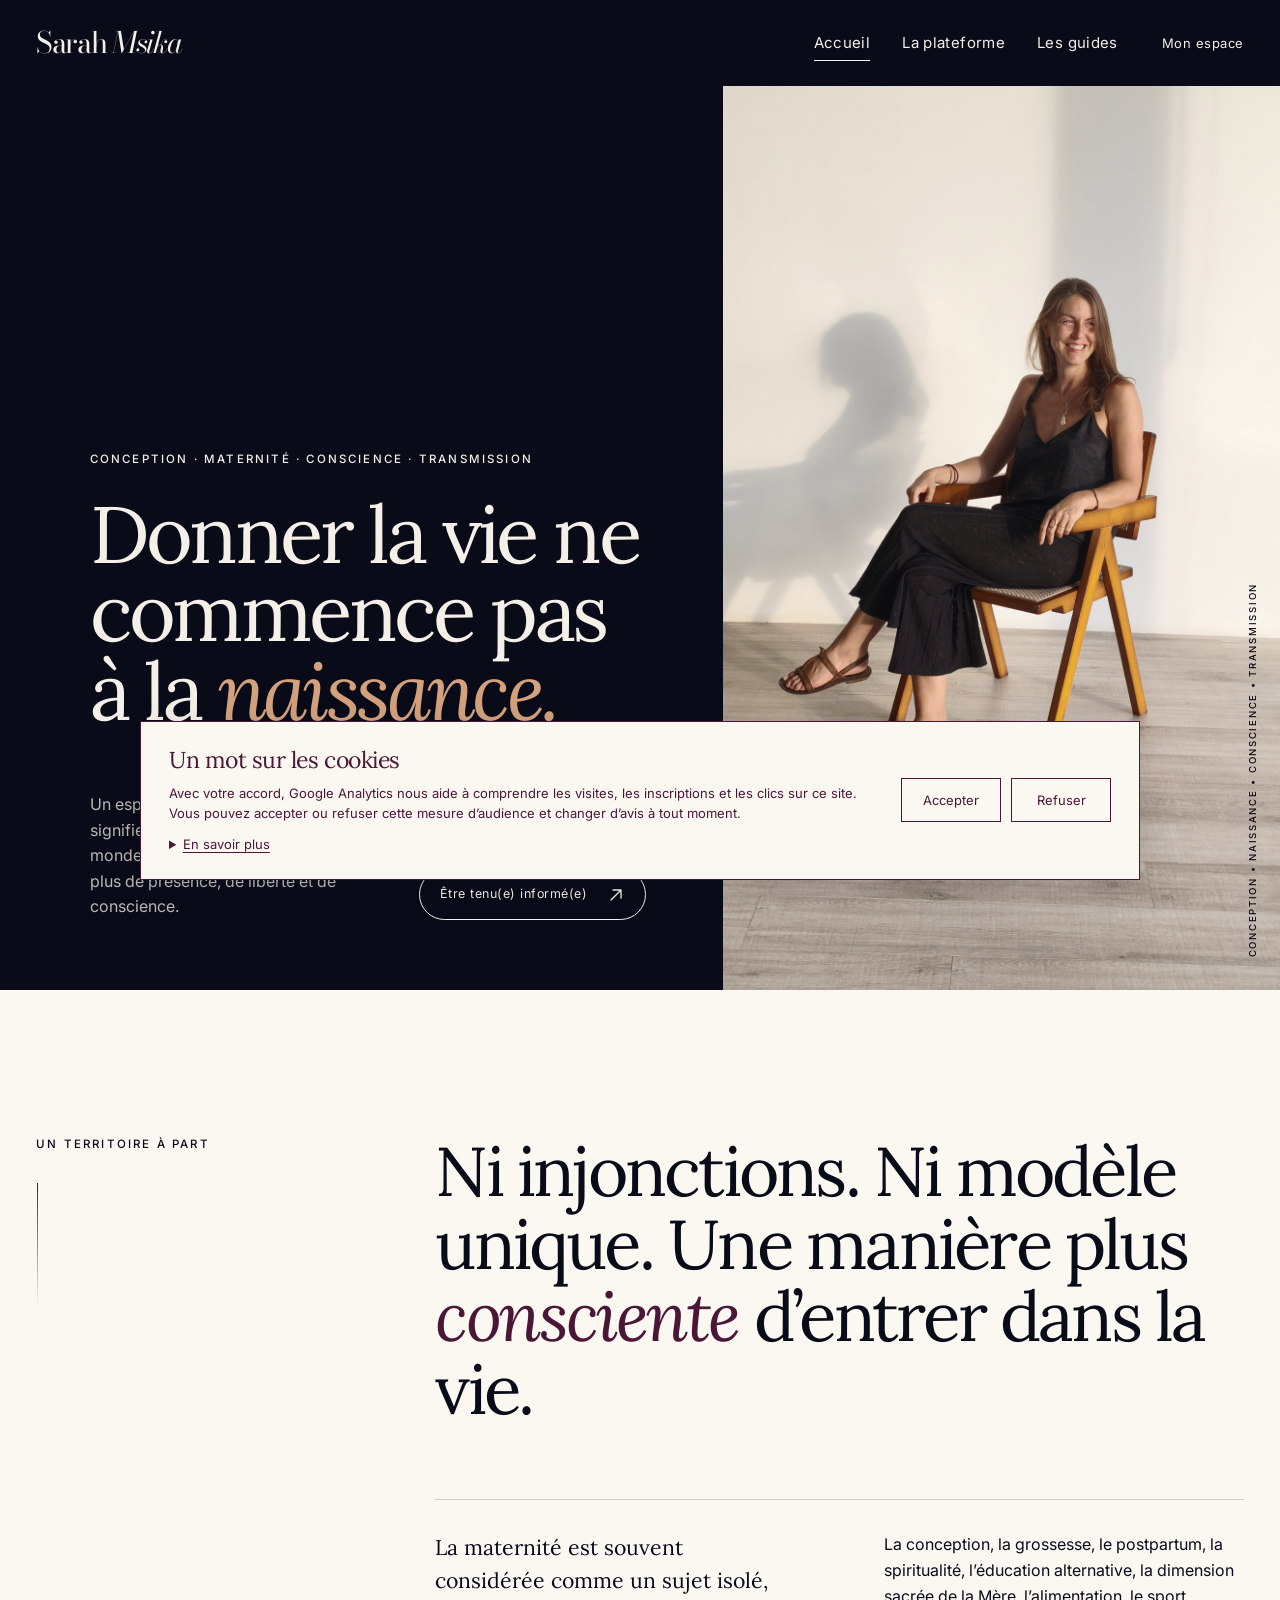
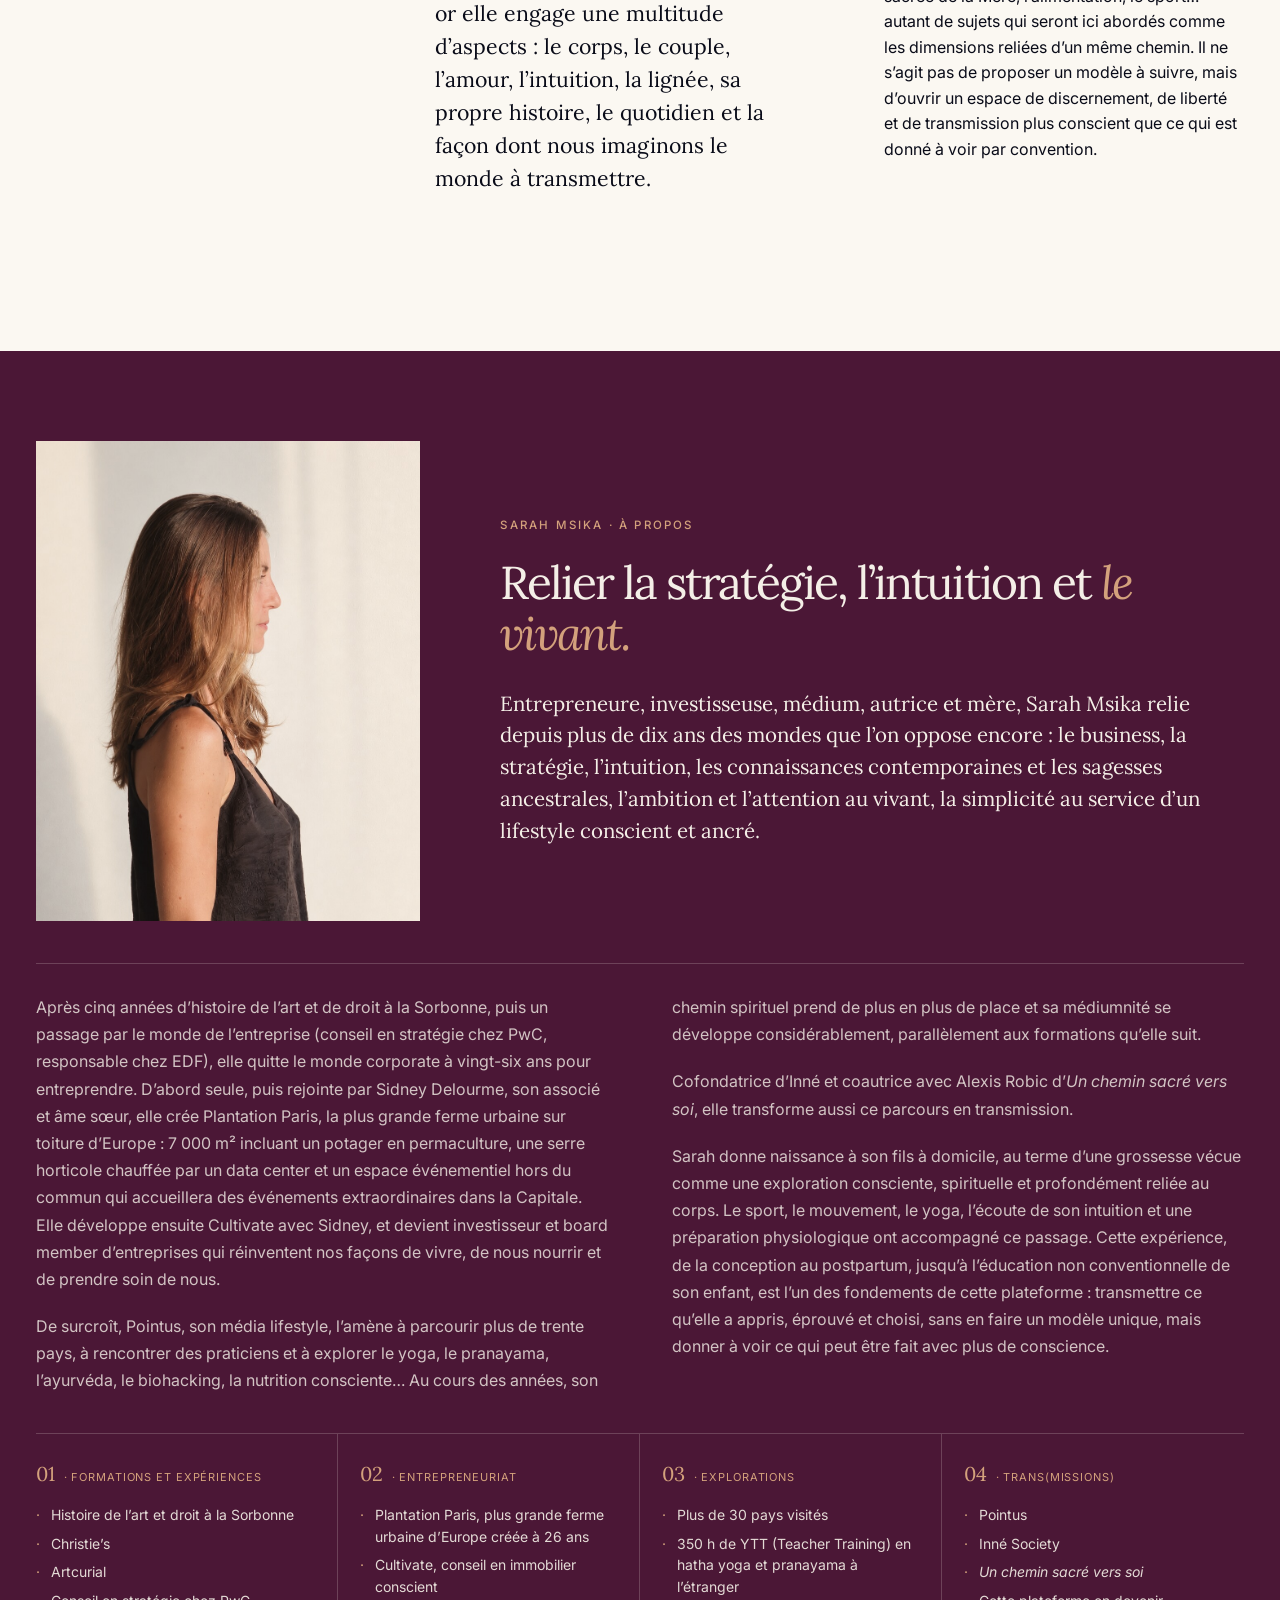
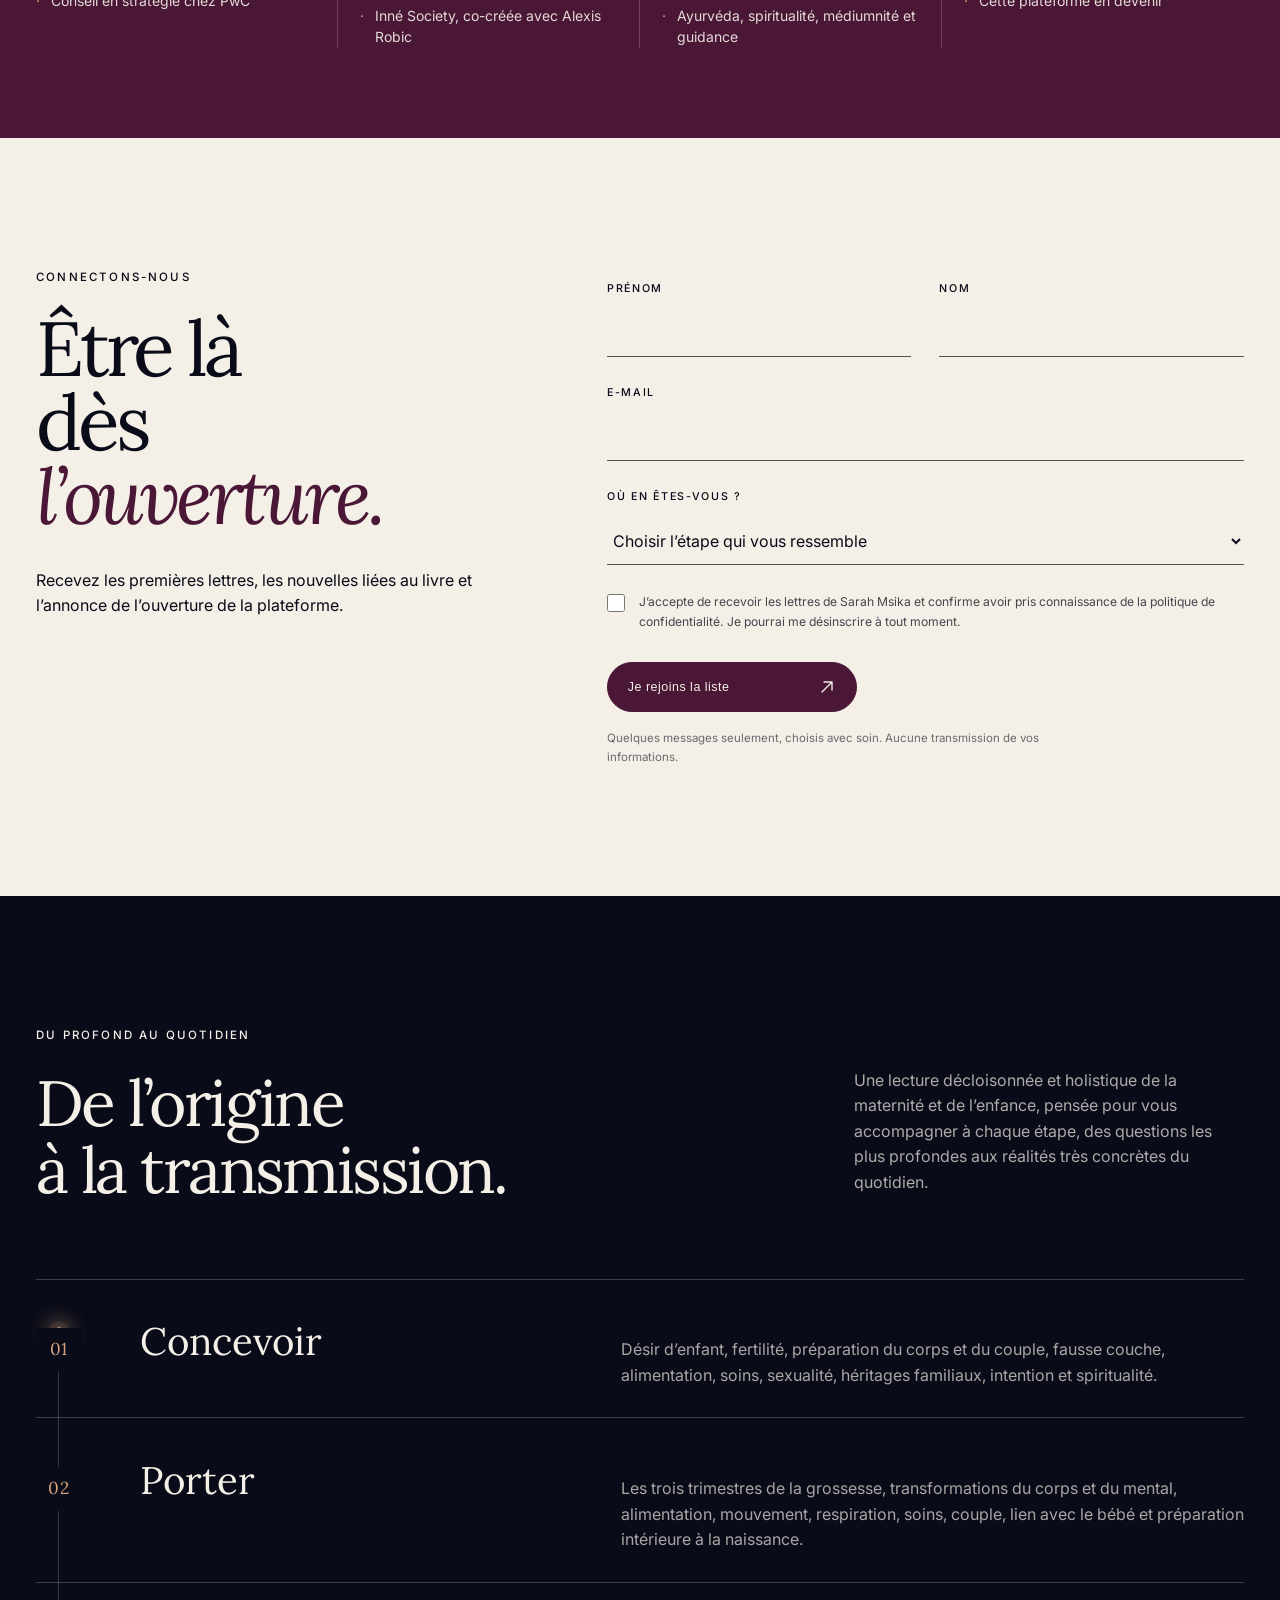
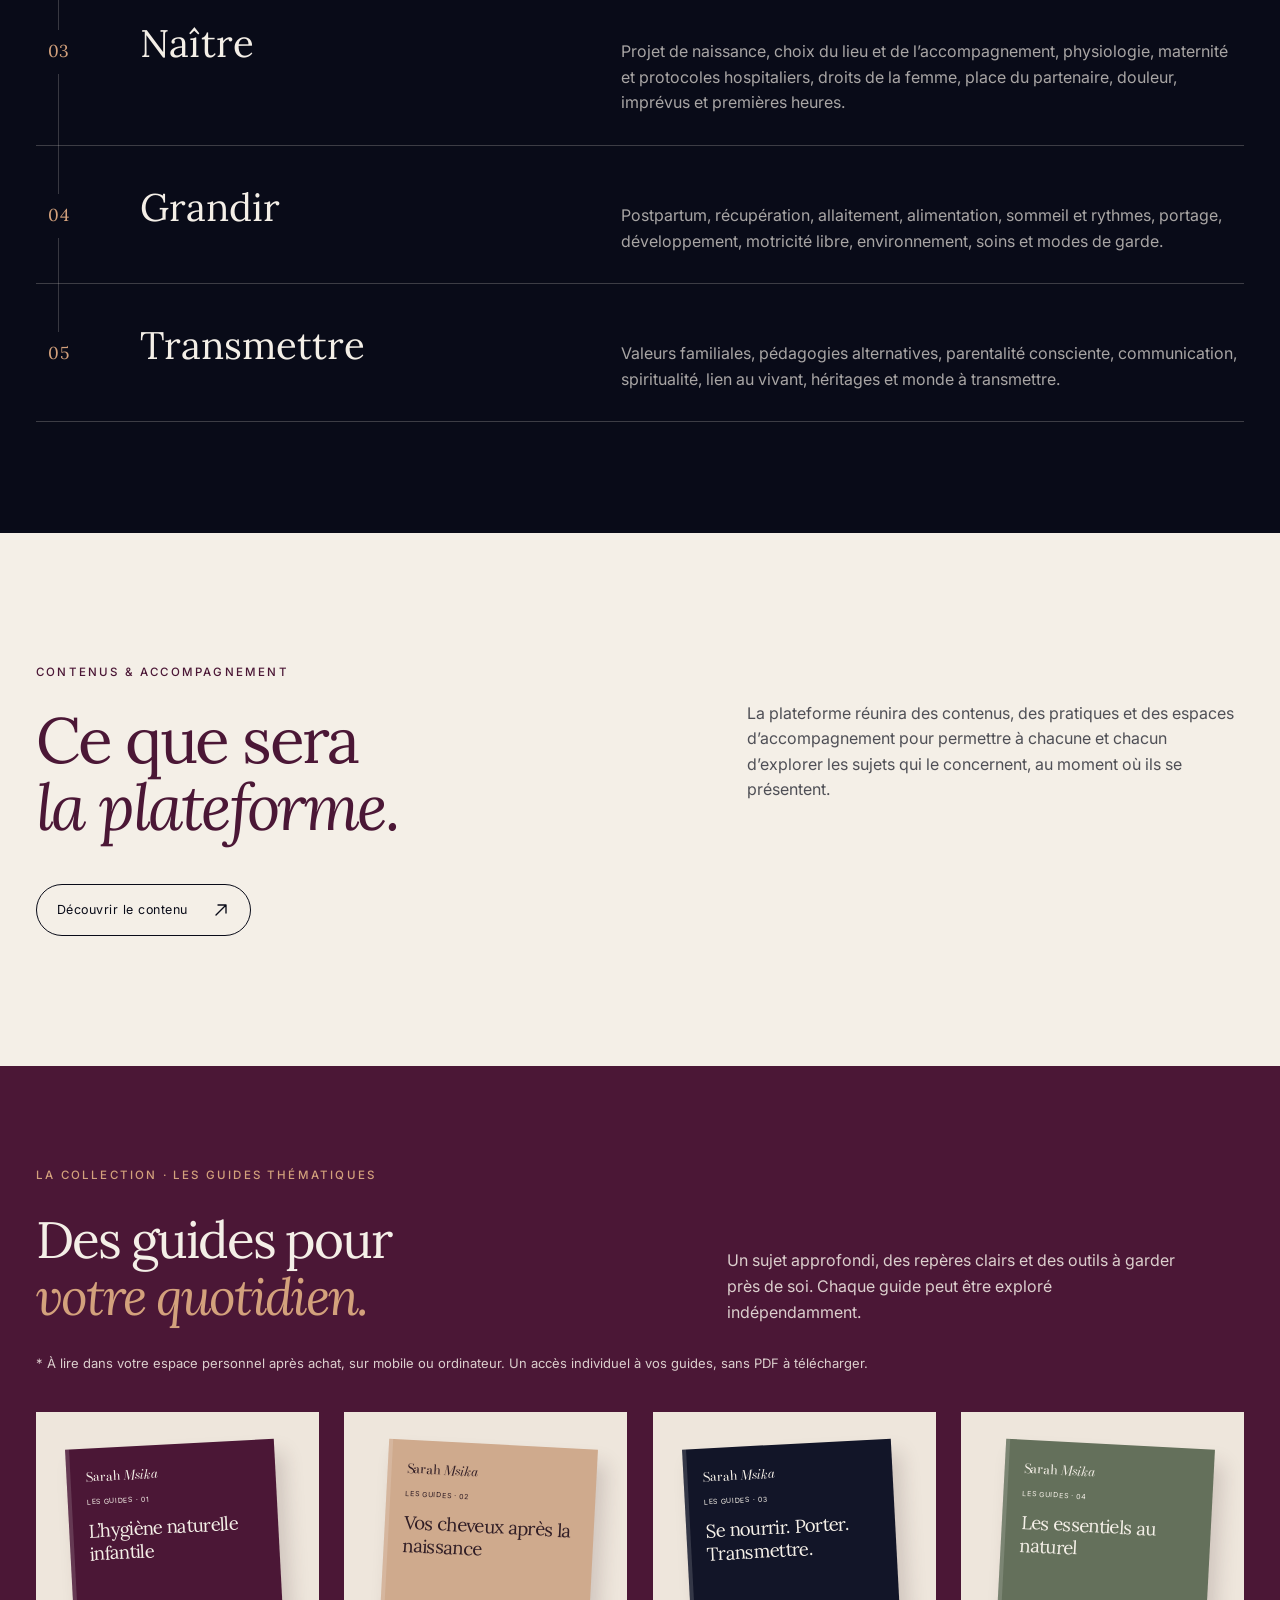
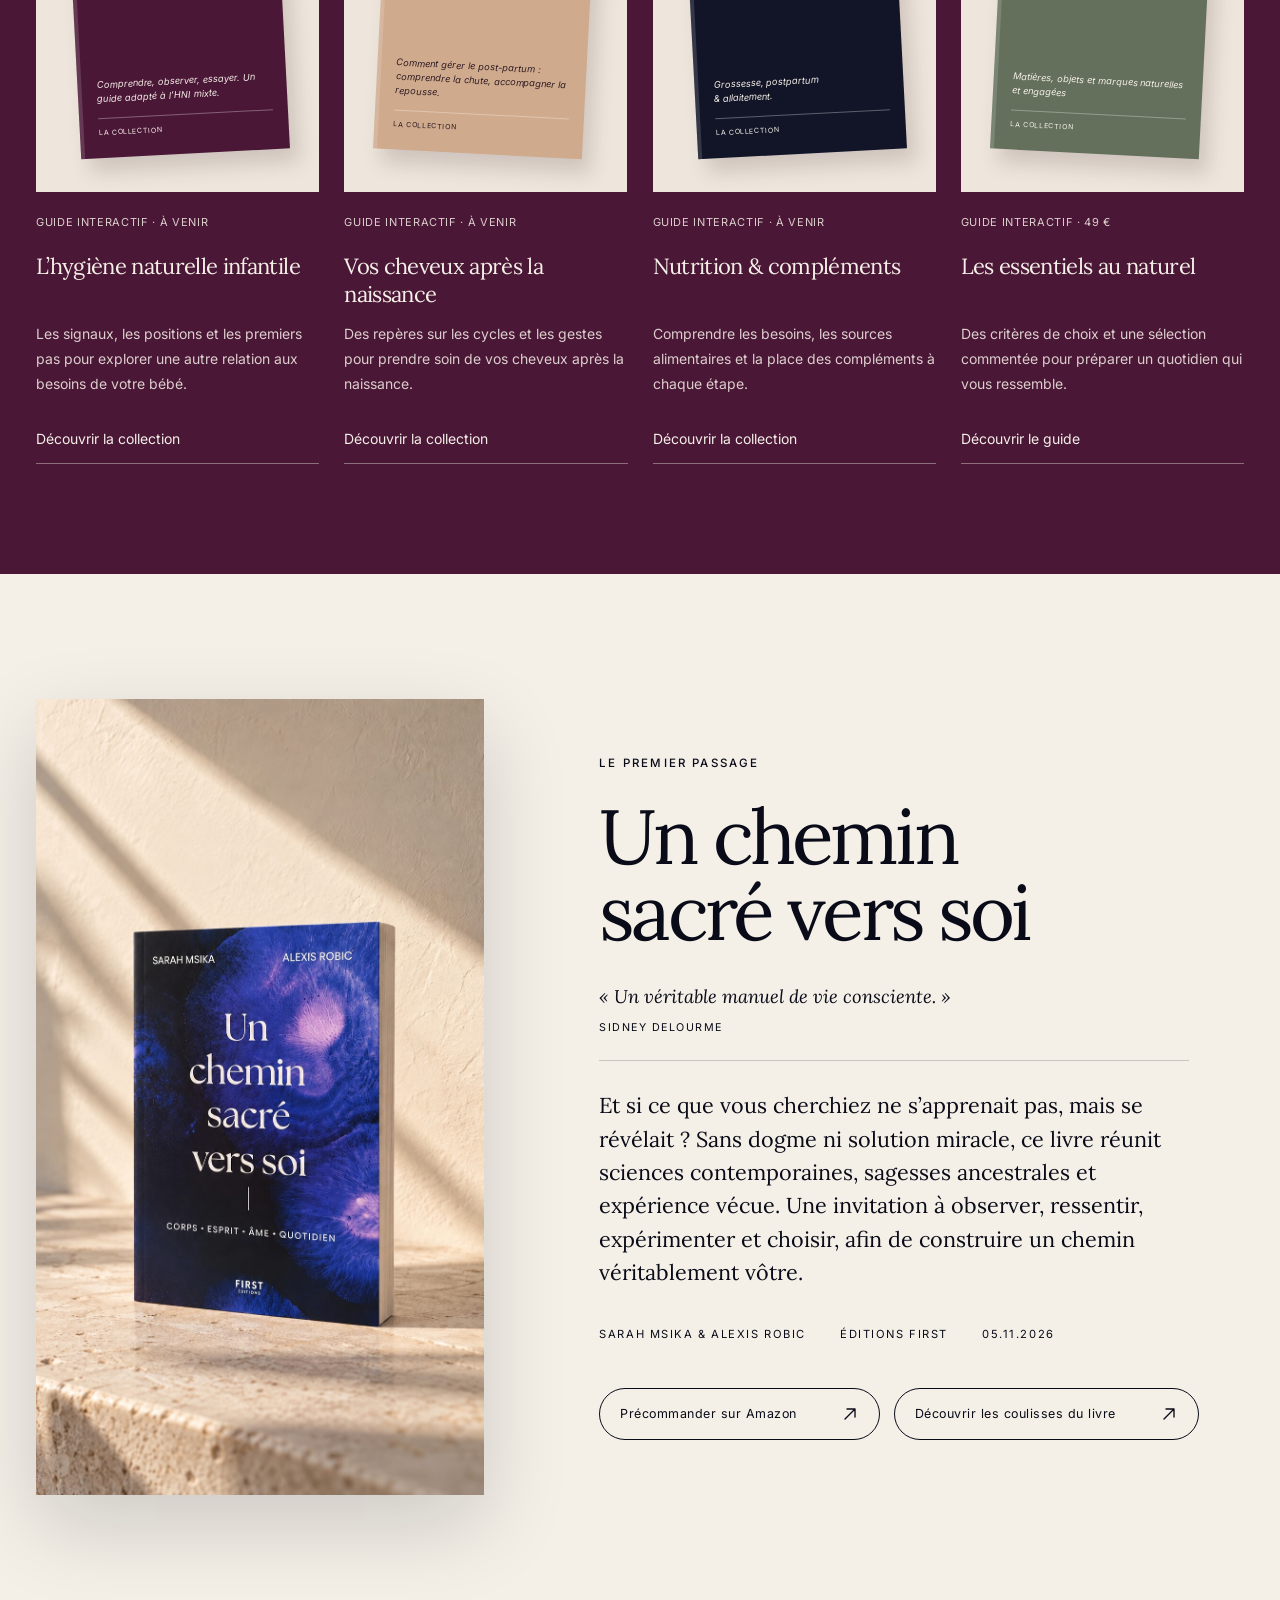
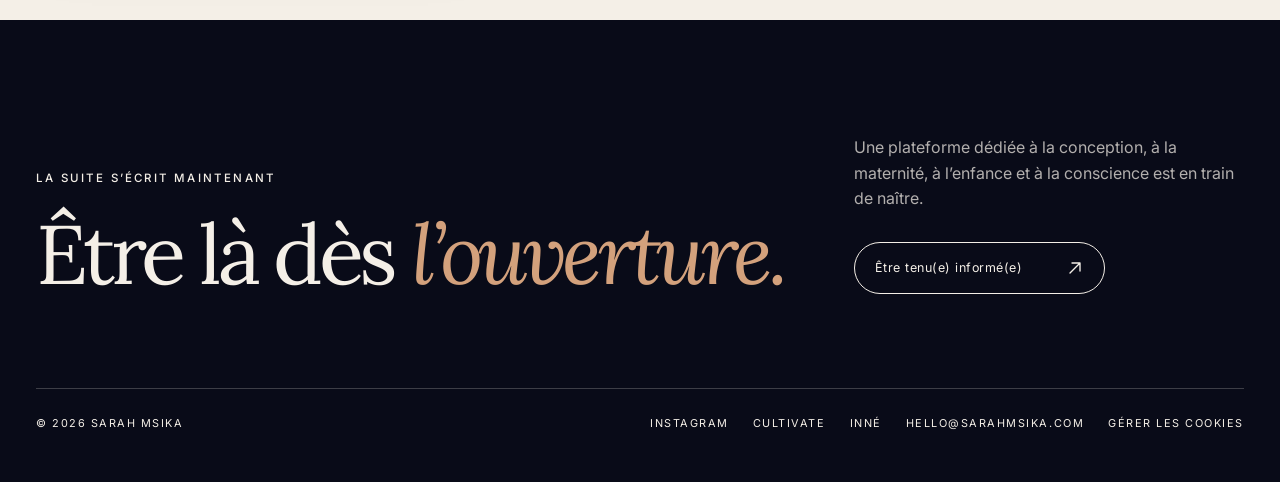
<file: index.html>
<!doctype html>
<html lang="fr">
<head>
  <meta charset="utf-8">
  <meta name="viewport" content="width=device-width, initial-scale=1">
  <title>Sarah Msika | Maternité consciente et transmission</title>
  <meta name="description" content="Conception, grossesse, naissance, enfance et transmission : découvrez Sarah Msika, sa future plateforme et le livre Un chemin sacré vers soi.">
  <link rel="canonical" href="https://sarahmsika.com/">
  <meta name="robots" content="index, follow, max-image-preview:large">
  <meta name="author" content="Sarah Msika">
  <meta property="og:type" content="website">
  <meta property="og:locale" content="fr_FR">
  <meta property="og:site_name" content="Sarah Msika">
  <meta property="og:url" content="https://sarahmsika.com/">
  <meta property="og:title" content="Sarah Msika | Maternité consciente et transmission">
  <meta property="og:description" content="Conception, grossesse, naissance, enfance et transmission : découvrez Sarah Msika, sa future plateforme et le livre Un chemin sacré vers soi.">
  <meta property="og:image" content="https://sarahmsika.com/assets/sarah-portrait.jpg">
  <meta property="og:image:alt" content="Portrait de Sarah Msika">
  <meta name="twitter:card" content="summary_large_image">
  <meta name="twitter:title" content="Sarah Msika | Maternité consciente et transmission">
  <meta name="twitter:description" content="Conception, grossesse, naissance, enfance et transmission : découvrez Sarah Msika, sa future plateforme et le livre Un chemin sacré vers soi.">
  <meta name="twitter:image" content="https://sarahmsika.com/assets/sarah-portrait.jpg">
  <meta name="twitter:image:alt" content="Portrait de Sarah Msika">
  <script type="application/ld+json">
  {
    "@context": "https://schema.org",
    "@graph": [
      {
        "@type": "WebSite",
        "@id": "https://sarahmsika.com/#website",
        "url": "https://sarahmsika.com/",
        "name": "Sarah Msika",
        "inLanguage": "fr-FR",
        "publisher": { "@id": "https://sarahmsika.com/#person" }
      },
      {
        "@type": "WebPage",
        "@id": "https://sarahmsika.com/#webpage",
        "url": "https://sarahmsika.com/",
        "name": "Sarah Msika | Maternité consciente et transmission",
        "description": "Conception, grossesse, naissance, enfance et transmission : découvrez Sarah Msika, sa future plateforme et le livre Un chemin sacré vers soi.",
        "inLanguage": "fr-FR",
        "isPartOf": { "@id": "https://sarahmsika.com/#website" },
        "about": { "@id": "https://sarahmsika.com/#person" },
        "primaryImageOfPage": {
          "@type": "ImageObject",
          "url": "https://sarahmsika.com/assets/sarah-portrait.jpg"
        }
      },
      {
        "@type": "Person",
        "@id": "https://sarahmsika.com/#person",
        "name": "Sarah Msika",
        "url": "https://sarahmsika.com/",
        "image": "https://sarahmsika.com/assets/sarah-portrait.jpg",
        "description": "Entrepreneure, investisseuse, médium, autrice et mère. Cofondatrice d’Inné et coautrice d’Un chemin sacré vers soi avec Alexis Robic.",
        "sameAs": ["https://www.instagram.com/sarah_msika/"]
      }
    ]
  }
  </script>
  <meta name="theme-color" content="#090b18">
  <script>document.documentElement.classList.add('js');</script>
  <link rel="preconnect" href="https://fonts.googleapis.com">
  <link rel="preconnect" href="https://fonts.gstatic.com" crossorigin>
  <link href="https://fonts.googleapis.com/css2?family=Bodoni+Moda:ital,opsz,wght@0,6..96,400;1,6..96,400&family=Inter:wght@300;400;500&family=Lora:ital,wght@0,400;0,500;1,400&display=swap" rel="stylesheet">
  <link rel="icon" type="image/svg+xml" href="data:image/svg+xml,%3Csvg xmlns='http://www.w3.org/2000/svg' viewBox='0 0 64 64'%3E%3Crect width='64' height='64' rx='32' fill='%23090b18'/%3E%3Cpath d='M32 11c1 10 7 15 17 17-10 2-16 8-17 24-2-16-7-22-17-24 10-2 15-7 17-17Z' fill='%23f1e8dc'/%3E%3C/svg%3E">
  <style>
    :root {
      --ink: #090b18;
      --ink-soft: #121528;
      --ivory: #f4efe7;
      --paper: #fbf8f2;
      --skin: #d3a17c;
      --aubergine: #4b1736;
      --line-dark: rgba(244,239,231,.22);
      --line-light: rgba(9,11,24,.18);
      --serif: "Lora", Georgia, serif;
      --signature: "Bodoni Moda", Didot, "Times New Roman", serif;
      --sans: "Inter", Arial, sans-serif;
    }

    * { box-sizing: border-box; }
    html { scroll-behavior: smooth; }
    body {
      margin: 0;
      background: var(--ivory);
      color: var(--ink);
      font-family: var(--sans);
      font-size: 16px;
      line-height: 1.6;
      -webkit-font-smoothing: antialiased;
    }
    a { color: inherit; }
    img { display: block; width: 100%; }
    .shell { width: min(1380px, calc(100% - 72px)); margin: 0 auto; }
    .eyebrow {
      margin: 0 0 26px;
      font-size: .72rem;
      font-weight: 500;
      letter-spacing: .19em;
      text-transform: uppercase;
    }
    .serif { font-family: var(--serif); font-weight: 400; }
    .button {
      display: inline-flex;
      align-items: center;
      justify-content: space-between;
      gap: 44px;
      min-width: 250px;
      padding: 15px 20px;
      border: 1px solid currentColor;
      border-radius: 999px;
      text-decoration: none;
      font-size: .78rem;
      letter-spacing: .04em;
      transition: background .25s ease, color .25s ease, transform .25s ease;
    }
    .button::after {
      content: "";
      flex: 0 0 18px;
      width: 18px;
      height: 18px;
      background: currentColor;
      -webkit-mask: url("data:image/svg+xml,%3Csvg xmlns='http://www.w3.org/2000/svg' viewBox='0 0 18 18'%3E%3Cpath d='M4 14 14 4M6 4h8v8' fill='none' stroke='black' stroke-width='1.35' stroke-linecap='round' stroke-linejoin='round'/%3E%3C/svg%3E") center / contain no-repeat;
      mask: url("data:image/svg+xml,%3Csvg xmlns='http://www.w3.org/2000/svg' viewBox='0 0 18 18'%3E%3Cpath d='M4 14 14 4M6 4h8v8' fill='none' stroke='black' stroke-width='1.35' stroke-linecap='round' stroke-linejoin='round'/%3E%3C/svg%3E") center / contain no-repeat;
      transition: transform .25s ease;
    }
    .button:hover { transform: translateY(-2px); }
    .button:hover::after { transform: translate(2px, -2px); }
    .button-light:hover { background: var(--ivory); color: var(--ink); }
    .button-dark:hover { background: var(--ink); color: var(--ivory); }

    header {
      position: absolute;
      z-index: 10;
      top: 0;
      left: 0;
      width: 100%;
      color: var(--ivory);
    }
    .nav {
      display: flex;
      align-items: center;
      justify-content: space-between;
      min-height: 86px;
      border-bottom: 1px solid var(--line-dark);
    }
    .brand {
      font-family: var(--signature);
      font-size: clamp(1.7rem, 2.3vw, 2.15rem);
      line-height: 1;
      letter-spacing: -.045em;
      text-decoration: none;
    }
    .brand em { font-style: italic; }
    .nav-note { font-size: .69rem; letter-spacing: .16em; text-transform: uppercase; }

    .hero {
      min-height: 92svh;
      background: var(--ink);
      color: var(--ivory);
      display: grid;
      grid-template-columns: minmax(0, 1.13fr) minmax(360px, .87fr);
    }
    .hero-copy {
      padding: 150px max(48px, 6vw) 70px max(36px, 7vw);
      display: flex;
      flex-direction: column;
      justify-content: flex-end;
    }
    .hero h1 {
      margin: 0;
      max-width: 870px;
      font-family: var(--serif);
      font-size: clamp(3.35rem, 6.25vw, 7.5rem);
      font-weight: 400;
      line-height: .98;
      letter-spacing: -.045em;
    }
    .hero h1 em { color: var(--skin); font-weight: 400; }
    .hero-bottom {
      display: grid;
      grid-template-columns: minmax(220px, 1fr) minmax(220px, .82fr);
      gap: 44px;
      align-items: end;
      margin-top: 62px;
    }
    .hero-bottom p { max-width: 520px; margin: 0; color: rgba(244,239,231,.76); }
    .hero-art {
      position: relative;
      min-height: 640px;
      overflow: hidden;
      background: #d7cabb;
    }
    .hero-art img { height: 100%; object-fit: cover; object-position: 57% 50%; filter: saturate(.75) contrast(.98); }
    .hero-art::after {
      content: "CONCEPTION  •  NAISSANCE  •  CONSCIENCE  •  TRANSMISSION";
      position: absolute;
      right: 20px;
      bottom: 32px;
      writing-mode: vertical-rl;
      transform: rotate(180deg);
      color: var(--ink);
      font-size: .6rem;
      font-weight: 500;
      letter-spacing: .18em;
    }
    .manifesto {
      padding: 145px 0 155px;
      background: var(--paper);
    }
    .manifesto-grid {
      display: grid;
      grid-template-columns: .52fr 1.48fr;
      gap: 9vw;
      align-items: start;
    }
    .manifesto-grid > .eyebrow { position: relative; }
    .manifesto-grid > .eyebrow::after {
      content: "";
      position: absolute;
      top: 48px;
      left: 1px;
      width: 1px;
      height: 125px;
      background: linear-gradient(to bottom, var(--aubergine), rgba(75,23,54,0));
    }
    .manifesto h2 {
      margin: 0;
      max-width: 990px;
      font-family: var(--serif);
      font-weight: 400;
      font-size: clamp(2.8rem, 5.4vw, 6rem);
      line-height: 1.05;
      letter-spacing: -.04em;
    }
    .manifesto h2 em { color: var(--aubergine); font-weight: 400; }
    .manifesto-text {
      margin-top: 74px;
      display: grid;
      grid-template-columns: 1fr 1fr;
      gap: 7vw;
      border-top: 1px solid var(--line-light);
      padding-top: 32px;
    }
    .manifesto-text p { margin: 0; max-width: 490px; }
    .manifesto-text p:first-child { font-family: var(--serif); font-size: 1.33rem; line-height: 1.55; }

    .chapters { background: var(--ink); color: var(--ivory); padding: 130px 0 110px; }
    .chapters-head { display: flex; justify-content: space-between; gap: 48px; align-items: end; margin-bottom: 76px; }
    .chapters h2 { margin: 0; max-width: 720px; font-family: var(--serif); font-weight: 400; font-size: clamp(2.75rem, 5vw, 5.3rem); line-height: 1.04; letter-spacing: -.04em; }
    .chapters-intro { max-width: 390px; color: rgba(244,239,231,.7); margin: 0 0 8px; }
    .chapter-list { position: relative; border-top: 1px solid var(--line-dark); --timeline-progress: 0%; }
    .chapter-flow {
      position: absolute;
      z-index: 0;
      top: 52px;
      bottom: 52px;
      left: 22px;
      width: 1px;
      background: rgba(244,239,231,.2);
      pointer-events: none;
    }
    .chapter-flow::before {
      content: "";
      position: absolute;
      inset: 0 auto auto 0;
      width: 1px;
      height: var(--timeline-progress);
      background: var(--skin);
    }
    .chapter-flow::after {
      content: "";
      position: absolute;
      left: 50%;
      top: var(--timeline-progress);
      width: 9px;
      height: 9px;
      border-radius: 50%;
      background: var(--ivory);
      box-shadow: 0 0 0 6px rgba(211,161,124,.1), 0 0 20px 7px rgba(211,161,124,.5);
      transform: translate(-50%, -50%);
    }
    .chapter {
      display: grid;
      grid-template-columns: 72px .9fr 1.25fr;
      gap: 32px;
      align-items: baseline;
      border-bottom: 1px solid var(--line-dark);
      padding: 31px 0 29px;
    }
    .chapter-number {
      width: 46px;
      position: relative;
      z-index: 1;
      display: block;
      padding: 8px 0;
      background: var(--ink);
      text-align: center;
      font-family: var(--serif);
      font-size: 1.08rem;
      letter-spacing: .04em;
      color: var(--skin);
    }
    .chapter h3 { margin: 0; font-family: var(--serif); font-weight: 400; font-size: clamp(1.7rem, 3vw, 3rem); }
    .chapter p { margin: 0; max-width: 680px; color: rgba(244,239,231,.68); }

    .platform { padding: 130px 0; background: var(--ivory); }
    .platform-head { display: grid; grid-template-columns: 1.2fr 1fr; gap: 9vw; align-items: center; }
    .platform .eyebrow { color: var(--aubergine); }
    .platform h2 { margin: 0; color: var(--aubergine); font-family: var(--serif); font-weight: 400; font-size: clamp(2.75rem, 5vw, 5.3rem); line-height: 1.04; letter-spacing: -.04em; }
    .platform h2 em { font-weight: 400; }
    .platform-intro { max-width: 490px; margin: 0; color: rgba(9,11,24,.7); }
    .platform-options { display: grid; grid-template-columns: 1fr 1fr; margin-top: 72px; padding-top: 44px; border-top: 1px solid var(--line-light); }
    .platform-option:first-child { padding-right: 5vw; }
    .platform-option + .platform-option { border-left: 1px solid var(--line-light); padding-left: 5vw; }
    .platform-option h3 { margin: 0 0 24px; color: var(--aubergine); font-family: var(--serif); font-weight: 400; font-size: clamp(1.7rem, 2.8vw, 2.7rem); line-height: 1.2; letter-spacing: -.025em; }
    .platform-option p { max-width: 530px; margin: 0; color: rgba(9,11,24,.7); }
    .platform-option a { color: var(--aubergine); text-underline-offset: .2em; }

    .image-break {
      display: grid;
      grid-template-columns: 1fr 1fr;
      min-height: 760px;
      background: var(--skin);
    }
    .image-break figure { margin: 0; overflow: hidden; min-height: 680px; }
    .image-break img { height: 100%; object-fit: cover; object-position: center; filter: saturate(.7); }
    .image-copy {
      padding: 84px max(42px, 7vw);
      display: flex;
      flex-direction: column;
      justify-content: center;
      gap: 62px;
    }
    .image-copy > .eyebrow { margin: 0; padding-top: 17px; border-top: 1px solid rgba(9,11,24,.28); color: var(--aubergine); }
    .image-copy .quote { margin: 0; font-family: var(--serif); font-size: clamp(2.6rem, 4.4vw, 5.1rem); line-height: 1.02; letter-spacing: -.045em; }
    .quote-line { display: block; }
    .image-copy .quote em { display: block; max-width: 720px; margin-top: .3em; color: var(--aubergine); font-family: var(--signature); font-size: .72em; font-weight: 400; line-height: 1.12; letter-spacing: -.04em; }
    .image-copy .note { display: grid; grid-template-columns: 1fr 1fr; gap: 28px; padding-top: 26px; border-top: 1px solid rgba(9,11,24,.28); }
    .image-copy .note p { margin: 0; }
    .image-copy .note p:first-child { font-family: var(--serif); font-size: 1.08rem; line-height: 1.55; }
    .image-copy .note p:last-child { font-size: .82rem; }

    .book { padding: 135px 0; background: var(--ivory); }
    .book-grid { display: grid; grid-template-columns: .82fr 1.18fr; gap: 9vw; align-items: center; }
    .book-cover-wrap {
      width: min(480px, 100%);
      aspect-ratio: .563;
      overflow: hidden;
      box-shadow: 0 30px 80px rgba(9,11,24,.16);
      background: var(--paper);
    }
    .book-photo { height: 100%; object-fit: cover; }
    .book h2 { margin: 0 0 32px; font-family: var(--serif); font-size: clamp(3.3rem, 6vw, 6.7rem); line-height: .99; letter-spacing: -.05em; font-weight: 400; }
    .book-lead { max-width: 590px; font-family: var(--serif); font-size: 1.35rem; line-height: 1.55; }
    .book-endorsement { max-width: 590px; margin: 0 0 28px; padding-bottom: 24px; border-bottom: 1px solid var(--line-light); }
    .book-endorsement p { margin: 0; font-family: var(--serif); font-size: 1.15rem; font-style: italic; }
    .book-endorsement span { display: block; margin-top: 7px; font-size: .67rem; letter-spacing: .14em; text-transform: uppercase; }
    .book-meta { margin: 36px 0 44px; display: flex; flex-wrap: wrap; gap: 18px 34px; font-size: .7rem; letter-spacing: .14em; text-transform: uppercase; }
    .book-actions { display: flex; flex-wrap: wrap; gap: 14px; }
    .book-actions .button { min-width: 280px; }

    .about { background: var(--aubergine); color: var(--ivory); padding: 120px 0 120px; }
    .about-head { display: grid; grid-template-columns: .82fr 1.18fr; gap: 8vw; align-items: start; margin: 0 0 78px; text-align: left; }
    .about-kicker { margin: 12px 0 0; padding-top: 17px; border-top: 1px solid var(--line-dark); color: var(--skin); font-size: .72rem; font-weight: 500; letter-spacing: .19em; text-transform: uppercase; }
    .about h2 { margin: 0; max-width: 880px; font-family: var(--serif); font-weight: 400; font-size: clamp(2.75rem, 4.25vw, 5.15rem); line-height: 1.04; letter-spacing: -.045em; }
    .about h2 em { color: var(--skin); font-weight: 400; }
    .about-layout { display: grid; grid-template-columns: .82fr 1.18fr; gap: 8vw; align-items: start; }
    .about-portrait { position: relative; aspect-ratio: .76; margin: 22px 0 0; min-height: 0; overflow: hidden; background: #cba17f; }
    .about-portrait img { position: absolute; inset: 0; width: 100%; height: 100%; min-height: 0; object-fit: cover; object-position: 52% 38%; filter: saturate(.78) contrast(.98); }
    .about-story { position: relative; padding-top: 30px; border-top: 1px solid var(--line-dark); }
    .about-lead { margin: 0 0 42px; max-width: 760px; font-family: var(--serif); font-size: clamp(1.35rem, 1.75vw, 1.72rem); line-height: 1.55; }
    .about-lead::first-letter { float: left; margin: .08em .11em 0 0; color: var(--skin); font-family: var(--signature); font-size: 3.45em; line-height: .72; }
    .about-text { margin: 0 0 28px; max-width: 760px; color: rgba(244,239,231,.8); }
    .about-text:last-child { margin-bottom: 0; }
    .credentials { display: grid; grid-template-columns: 1fr 1fr; width: min(1120px, 100%); margin: 72px auto 0; border-top: 1px solid var(--line-dark); }
    .credential { min-height: 170px; padding: 25px 22px 28px 0; border-bottom: 1px solid var(--line-dark); }
    .credential:nth-child(odd) { border-right: 1px solid var(--line-dark); padding-right: 30px; }
    .credential:nth-child(even) { padding-left: 30px; }
    .credential span { display: block; margin-bottom: 17px; color: var(--skin); font-size: .7rem; letter-spacing: .16em; text-transform: uppercase; }
    .credential span b { display: inline-block; margin-right: 4px; font-family: var(--serif); font-size: 1.25rem; font-weight: 400; letter-spacing: .02em; }
    .credential ul { margin: 0; padding: 0; list-style: none; color: rgba(244,239,231,.9); font-size: .9rem; line-height: 1.55; }
    .credential li { position: relative; padding-left: 15px; }
    .credential li + li { margin-top: 13px; }
    .credential li::before { content: "·"; position: absolute; left: 0; color: var(--skin); }
    .credential:nth-child(2) { transition-delay: .07s; }
    .credential:nth-child(3) { transition-delay: .14s; }
    .credential:nth-child(4) { transition-delay: .21s; }

    .hero-art img, .about-portrait img, .image-break img, .book-photo {
      transition: transform 1.15s cubic-bezier(.22,1,.36,1), filter .8s ease;
    }
    .hero-art:hover img, .about-portrait:hover img, .image-break figure:hover img, .book-cover-wrap:hover .book-photo {
      transform: scale(1.035);
    }

    .page-tracker {
      position: fixed;
      z-index: 20;
      top: 0;
      left: 0;
      width: 100%;
      height: 72px;
      border-bottom: 1px solid rgba(9,11,24,.13);
      background: rgba(244,239,231,.9);
      color: var(--ink);
      backdrop-filter: blur(14px);
      -webkit-backdrop-filter: blur(14px);
      opacity: 0;
      pointer-events: none;
      transform: translateY(-100%);
      transition: opacity .4s ease, transform .55s cubic-bezier(.22,1,.36,1);
    }
    .page-tracker.is-visible { opacity: 1; pointer-events: auto; transform: translateY(0); }
    .tracker-inner { height: 100%; display: flex; align-items: center; justify-content: space-between; gap: 56px; }
    .tracker-brand { flex: 0 0 auto; }
    .tracker-rail { position: relative; width: clamp(280px, 44vw, 610px); height: 18px; }
    .tracker-line, .tracker-progress { position: absolute; top: 50%; left: 6px; right: 6px; height: 1px; transform: translateY(-50%); }
    .tracker-line { background: rgba(9,11,24,.22); }
    .tracker-progress { right: 6px; background: var(--skin); transform-origin: left center; transform: translateY(-50%) scaleX(var(--page-progress, 0)); }
    .tracker-dots { position: relative; z-index: 1; width: 100%; height: 100%; display: flex; align-items: center; justify-content: space-between; }
    .tracker-dot { width: 11px; height: 11px; border: 1px solid rgba(9,11,24,.45); border-radius: 50%; background: var(--ivory); transition: background .3s ease, border-color .3s ease, box-shadow .3s ease, transform .3s ease; }
    .tracker-dot.is-passed { background: var(--skin); border-color: var(--skin); }
    .tracker-dot.is-active { box-shadow: 0 0 14px 5px rgba(211,161,124,.34); transform: scale(1.08); }
    main section[id] { scroll-margin-top: 86px; }

    .signup { background: var(--ivory); padding: 130px 0; }
    .signup-grid { display: grid; grid-template-columns: .82fr 1.18fr; gap: 10vw; align-items: start; }
    .signup.is-complete { padding: 105px 0; }
    .signup.is-complete .signup-grid { align-items: center; }
    .signup.is-complete .signup-intro { color: rgba(9,11,24,.62); }
    .signup h2 { margin: 0; max-width: 650px; font-family: var(--serif); font-weight: 400; font-size: clamp(3.5rem, 6vw, 7rem); line-height: .96; letter-spacing: -.055em; }
    .signup h2 em { color: var(--aubergine); font-weight: 400; }
    .signup-intro { max-width: 500px; margin: 34px 0 0; }
    .interest-form { padding-top: 12px; }
    .form-row { display: grid; grid-template-columns: 1fr 1fr; gap: 28px; }
    .field { display: flex; flex-direction: column; margin-bottom: 27px; }
    .field label, .field > span { margin-bottom: 12px; font-size: .67rem; font-weight: 500; letter-spacing: .16em; text-transform: uppercase; }
    .field input, .field select {
      width: 100%;
      min-height: 48px;
      padding: 7px 2px;
      border: 0;
      border-bottom: 1px solid rgba(9,11,24,.68);
      border-radius: 0;
      background: transparent;
      color: var(--ink);
      font: inherit;
      outline: none;
    }
    .field input:focus, .field select:focus { border-bottom-color: var(--aubergine); box-shadow: 0 1px 0 var(--aubergine); }
    .consent { display: grid; grid-template-columns: 20px 1fr; gap: 12px; align-items: start; margin: 2px 0 31px; font-size: .76rem; color: rgba(9,11,24,.74); }
    .consent input { width: 18px; height: 18px; margin: 2px 0 0; accent-color: var(--aubergine); }
    .form-submit { border-color: var(--aubergine); background: var(--aubergine); color: var(--ivory); cursor: pointer; }
    .form-submit:hover { background: var(--ink); color: var(--ivory); }
    .form-note { margin: 17px 0 0; max-width: 470px; font-size: .72rem; color: rgba(9,11,24,.58); }
    .brevo-status { display: none; margin: 0 0 24px; padding: 16px 18px; border: 1px solid rgba(9,11,24,.16); font-size: .82rem; line-height: 1.55; }
    #success-message {
      grid-template-columns: 58px 1fr;
      gap: 24px;
      align-items: center;
      margin: 0;
      padding: 30px 0;
      border: 0;
      border-top: 1px solid rgba(75,23,54,.3);
      border-bottom: 1px solid rgba(75,23,54,.3);
      color: var(--ink);
      background: transparent;
      animation: successReveal .7s cubic-bezier(.22,1,.36,1) both;
    }
    .success-mark { display: grid; place-items: center; width: 52px; height: 52px; border-radius: 50%; background: var(--aubergine); color: var(--ivory); font-family: var(--serif); font-size: 1.25rem; }
    .success-copy strong { display: block; margin-bottom: 6px; color: var(--aubergine); font-family: var(--signature); font-size: clamp(2rem, 3vw, 3.15rem); font-weight: 400; line-height: 1; letter-spacing: -.04em; }
    .success-copy span { display: block; max-width: 650px; color: rgba(9,11,24,.7); font-size: .92rem; line-height: 1.6; }
    @keyframes successReveal { from { opacity: 0; transform: translateY(14px); } to { opacity: 1; transform: translateY(0); } }
    #error-message { color: #6f2f35; background: #f7eeee; border-color: #d9b9bd; }
    .brevo-honeypot { position: absolute !important; left: -9999px !important; width: 1px !important; height: 1px !important; overflow: hidden !important; }
    .closing { background: var(--ink); color: var(--ivory); padding: 115px 0 48px; }
    .closing-row { display: flex; justify-content: space-between; gap: 64px; align-items: end; padding-bottom: 95px; }
    .closing h2 { margin: 0; max-width: 850px; font-family: var(--serif); font-weight: 400; font-size: clamp(3.2rem, 6.5vw, 7rem); line-height: .96; letter-spacing: -.055em; }
    .closing h2 em { color: var(--skin); font-weight: 400; }
    .closing-copy { max-width: 390px; }
    .closing-copy p { margin: 0 0 30px; color: rgba(244,239,231,.72); }
    footer { border-top: 1px solid var(--line-dark); padding-top: 26px; display: flex; justify-content: space-between; align-items: flex-start; gap: 30px; font-size: .68rem; letter-spacing: .14em; text-transform: uppercase; }
    .footer-links { display: flex; flex-wrap: wrap; justify-content: flex-end; gap: 12px 24px; }
    .footer-links a { text-decoration: none; border-bottom: 1px solid transparent; transition: color .25s ease, border-color .25s ease; }
    .footer-links a:hover { color: var(--skin); border-color: var(--skin); }

    .js .reveal {
      opacity: 0;
      transform: translateY(34px);
      transition: opacity .85s cubic-bezier(.22,1,.36,1), transform .85s cubic-bezier(.22,1,.36,1);
      will-change: opacity, transform;
    }
    .js .reveal.is-visible { opacity: 1; transform: translateY(0); }

    @media (max-width: 900px) {
      .shell { width: min(100% - 36px, 700px); }
      .hero { display: flex; flex-direction: column; min-height: auto; }
      .hero-copy { min-height: 730px; padding: 132px 22px 62px; }
      .hero-bottom { grid-template-columns: 1fr; margin-top: 42px; }
      .hero-art { min-height: 570px; }
      .manifesto-grid, .book-grid, .signup-grid { grid-template-columns: 1fr; gap: 64px; }
      .about-layout { grid-template-columns: 1fr; gap: 48px; }
      .about-head { grid-template-columns: 1fr; gap: 26px; margin-bottom: 58px; }
      .about-kicker { max-width: 220px; }
      .about-portrait { height: 620px; min-height: 0; }
      .about-portrait img { height: 100%; min-height: 0; }
      .manifesto-text { grid-template-columns: 1fr; gap: 30px; }
      .chapters-head { display: block; }
      .platform-head { grid-template-columns: 1fr; gap: 32px; }
      .platform-intro { max-width: 620px; }
      .platform-options { grid-template-columns: 1fr; margin-top: 48px; padding-top: 34px; }
      .platform-option:first-child { padding-right: 0; padding-bottom: 34px; }
      .platform-option + .platform-option { border-left: 0; border-top: 1px solid var(--line-light); padding: 34px 0 0; }
      .chapters-intro { margin-top: 32px; }
      .chapter { grid-template-columns: 44px 1fr; }
      .chapter p { grid-column: 2; }
      .image-break { grid-template-columns: 1fr; }
      .image-copy { min-height: 650px; }
      .book-cover-wrap { margin: 0 auto; }
      .form-row { grid-template-columns: 1fr; gap: 0; }
      .closing-row { display: block; }
      .closing-copy { margin-top: 42px; }
      .tracker-inner { gap: 28px; }
      .tracker-rail { width: min(48vw, 420px); }
    }

    @media (max-width: 560px) {
      .nav-note { display: none; }
      .hero h1 { font-size: clamp(3rem, 14vw, 4.2rem); }
      .hero-copy { min-height: 670px; }
      .hero-art { min-height: 510px; }
      .manifesto, .book, .about { padding: 92px 0; }
      .chapters { padding: 92px 0 80px; }
      .platform { padding: 92px 0; }
      .chapter { grid-template-columns: 44px 1fr; gap: 16px; }
      .chapter-flow { left: 20px; }
      .chapter-number { width: 40px; font-size: .98rem; }
      .image-copy { padding: 70px 22px 46px; }
      .image-copy { gap: 46px; }
      .image-copy .note { grid-template-columns: 1fr; }
      .closing { padding-top: 96px; }
      .about-portrait { height: 520px; min-height: 0; }
      .about-portrait img { height: 100%; min-height: 0; }
      .credentials { grid-template-columns: 1fr; }
      .credential, .credential:nth-child(odd), .credential:nth-child(even) { padding: 25px 0 27px; border-right: 0; border-bottom: 1px solid var(--line-dark); }
      .credential:last-child { border-bottom: 0; }
      .credential span { margin-bottom: 18px; }
      .manifesto-grid > .eyebrow::after { display: none; }
      .page-tracker { height: 62px; }
      .tracker-inner { gap: 22px; }
      .tracker-brand { font-size: 1.35rem; }
      .tracker-rail { width: 46vw; }
      .tracker-dot { width: 9px; height: 9px; }
      .signup.is-complete { padding: 82px 0; }
      #success-message { grid-template-columns: 46px 1fr; gap: 17px; padding: 24px 0; }
      .success-mark { width: 44px; height: 44px; }
      .book-actions .button { width: 100%; min-width: 0; }
      footer { flex-direction: column; }
      .footer-links { justify-content: flex-start; gap: 14px 20px; }
    }

    @media (prefers-reduced-motion: reduce) {
      html { scroll-behavior: auto; }
      .js .reveal { opacity: 1; transform: none; transition: none; }
      .hero-art img, .about-portrait img, .image-break img, .book-photo { transition: none; }
    }
  </style>
  <link rel="stylesheet" href="assets/analytics.css">
  <script src="assets/analytics.js" defer></script>
<style id="home-menu-visibility">
header{background:#090b18;color:#f4efe7;width:100%}
header .nav{border-bottom:0;min-height:86px}
header .brand{color:#f4efe7}
header .approved-menu{display:flex;align-items:center;background:transparent;border:0;border-radius:0;box-shadow:none;padding:0;gap:32px;font-family:var(--sans);font-size:15px;font-weight:400;letter-spacing:.025em;color:#f4efe7}
header .approved-menu a{position:relative;display:inline-flex;align-items:center;min-height:44px;color:inherit;opacity:1;text-decoration:none;text-shadow:none}
header .approved-menu a::after{content:"";position:absolute;left:0;right:0;bottom:4px;height:1px;background:currentColor;transform:scaleX(0);transform-origin:left;transition:transform .2s ease}
header .approved-menu a[aria-current=page]{text-decoration:none}
header .approved-menu a[aria-current=page]::after,header .approved-menu a:hover::after{transform:scaleX(1)}
header .approved-menu a:focus-visible{outline:1px solid currentColor;outline-offset:5px}
header .approved-menu a:last-child{border:0;padding-left:0;margin-left:12px;font-size:13px;letter-spacing:.04em}
@media(max-width:760px){header .nav{padding-top:16px;padding-bottom:12px;gap:12px}header .approved-menu{width:100%;justify-content:space-between;gap:8px 14px;font-size:14px}header .approved-menu a:last-child{margin-left:0;font-size:12px}}
@media(max-width:390px){header .approved-menu{gap:6px 10px;font-size:13px}header .approved-menu a:last-child{font-size:11px}}
</style><style id="home-navigation-final">
:root{--site-header-height:86px}
header{position:fixed;top:0;left:0;z-index:100;background:#090b18}
header .nav{flex-wrap:wrap}
.hero-copy{min-width:0;padding-top:max(150px,calc(var(--site-header-height) + 32px))}
.hero-bottom{display:flex;flex-wrap:wrap;gap:24px 32px;align-items:flex-end}
.hero-bottom>p{flex:1 1 250px;min-width:0}
.hero-bottom>.button{flex:0 1 auto;min-width:0;width:max-content;max-width:100%;gap:20px;line-height:1.5;white-space:normal;box-sizing:border-box}
.platform-discover{margin-top:44px}
.platform-discover .button{min-width:0;max-width:100%;gap:24px}
main section[id]{scroll-margin-top:calc(var(--site-header-height) + 20px)}
@media(max-width:760px){header .nav{flex-wrap:wrap}.hero-copy{padding-top:max(170px,calc(var(--site-header-height) + 32px))}}
</style><style id="home-guide-collection">
.home-collection{padding-top:110px;padding-bottom:110px;color:var(--ink)}
.home-collection .shop-heading{display:grid;grid-template-columns:1.2fr 1fr;gap:70px;align-items:end;margin-bottom:28px}
.home-collection h2{font:400 clamp(36px,4vw,58px)/1.12 var(--serif);letter-spacing:-.04em;margin:0}
.home-collection h2 em{font-weight:400;color:var(--aubergine)}
.home-collection .shop-heading>p{max-width:460px;margin:0;color:#6b6167}
.home-collection .guide-access{font-size:13px;line-height:1.6;color:#6b6167;margin-bottom:38px}
.home-collection .products{display:grid;grid-template-columns:repeat(4,minmax(0,1fr));column-gap:25px;row-gap:0}
.home-collection .product{min-width:0;display:grid;grid-template-rows:subgrid;grid-row:span 5}
.home-collection .cover-space{background:#eee6dc;display:flex;align-items:center;justify-content:center;padding:32px 16px 38px;container-type:inline-size}
.home-collection .cover{width:83%;min-height:310px;padding:20px 15px;background:#4b1736;color:#f4efe7;border-left:4px solid #ffffff25;box-shadow:9px 14px 19px #39262c2b;transform:rotate(-3deg);display:grid;grid-template-rows:auto auto minmax(min-content,1fr) auto auto;gap:12px;transition:transform .35s}
.home-collection .product:nth-child(even) .cover{transform:rotate(3deg)}
.home-collection .product:hover .cover{transform:rotate(0) translateY(-6px)}
.home-collection .cover span{font:400 13px/1.3 var(--signature)}
.home-collection .cover small{font-size:7px;line-height:1.5;text-transform:uppercase;letter-spacing:.1em}
.home-collection .cover h3{font:400 clamp(15px,7.4cqi,23px)/1.2 var(--serif);letter-spacing:-.035em;margin:0;min-width:0;hyphens:none}
.home-collection .cover em{font-size:clamp(9px,3.7cqi,11px);line-height:1.5}
.home-collection .cover b{font-weight:400;font-size:7px;letter-spacing:.09em;white-space:nowrap;border-top:1px solid #ffffff50;padding-top:8px}
.home-collection .product:nth-child(2) .cover{background:#cfaa8d;color:#301d25}
.home-collection .product:nth-child(3) .cover{background:#121528}
.home-collection .product:nth-child(4) .cover{background:#64705b}
.home-collection .edition{font-size:11px;letter-spacing:.06em;text-transform:uppercase;color:#796b72;padding-top:22px}
.home-collection h3.title{font:400 22px/1.3 var(--serif);letter-spacing:-.03em;margin:20px 0 12px}
.home-collection .product>p{font-size:14px;color:#6b6167;line-height:1.8;margin:0;padding-bottom:20px}
.home-collection .collection-link{display:flex;align-items:center;min-height:44px;border-bottom:1px solid #a69a9f;color:var(--aubergine);font-size:14px;text-decoration:none;padding:12px 0;align-self:end}
.home-collection .collection-link:hover{text-decoration:underline;text-underline-offset:4px}
@supports not (grid-template-rows:subgrid){.home-collection .product{display:flex;flex-direction:column}.home-collection h3.title{min-height:86px}.home-collection .product>p{flex:1}}
@media(max-width:900px){.home-collection{padding-top:80px;padding-bottom:80px}.home-collection .shop-heading{grid-template-columns:1fr;gap:28px}.home-collection .products{grid-template-columns:repeat(2,minmax(0,1fr));column-gap:20px;row-gap:0}.home-collection .product{margin-bottom:38px}}
@media(max-width:480px){.home-collection .products{grid-template-columns:1fr}.home-collection .cover-space{padding:30px 32px 38px}.home-collection .cover{max-width:250px}.home-collection .cover h3{font-size:25px}.home-collection .cover em{font-size:12px}}
@media(prefers-reduced-motion:reduce){.home-collection .cover{transition:none}}
</style><style id="home-section-separation">
.home-collection{width:100%;max-width:none;margin:0;background:#4b1736;color:#f4efe7;padding:100px 0 110px}
.home-collection .shop-heading>p,.home-collection .guide-access,.home-collection .edition,.home-collection .product>p{color:#f4efe7d9}
.home-collection h2 em{color:#d3a17c}
.home-collection .cover-space{background:#eee6dc}
.home-collection .collection-link{color:#f4efe7;border-bottom-color:#f4efe766}
.home-collection .eyebrow{color:#d3a17c}
.book{position:relative;background:var(--ivory);padding-top:125px;padding-bottom:125px}
@media(max-width:900px){.home-collection{padding:76px 0 70px}.book{padding-top:90px;padding-bottom:90px}}
</style><style id="about-editorial-layout">
.about{padding:90px 0}
.about-layout{display:grid;grid-template-columns:minmax(240px,.7fr) minmax(0,1.3fr);gap:clamp(32px,5vw,72px);align-items:center}
.about-portrait{margin:0;aspect-ratio:4/5;max-height:480px;height:auto;min-height:0}
.about-story{border:0;padding:0;min-width:0}
.about-kicker{border:0;padding:0;margin:0 0 24px;max-width:none}
.about h2{font-size:clamp(36px,3.6vw,54px);line-height:1.1;margin:0 0 28px;max-width:700px}
.about-lead{font-size:clamp(19px,1.6vw,23px);line-height:1.55;margin:0;max-width:none}
.about-lead::first-letter{float:none;font:inherit;color:inherit;margin:0}
.about-details{columns:2;column-gap:clamp(32px,5vw,72px);margin-top:42px;padding-top:30px;border-top:1px solid #f4efe733}
.about-details .about-text{font-size:16px;line-height:1.7;margin:0 0 20px;max-width:none;orphans:3;widows:3}
.about-details .about-text:last-child{margin-bottom:0}
.about .credentials{grid-template-columns:repeat(4,minmax(0,1fr));width:100%;margin:38px 0 0;border-color:#f4efe733}
.about .credential,.about .credential:nth-child(odd),.about .credential:nth-child(even){min-height:0;padding:24px 22px 0;border-bottom:0;border-right:1px solid #f4efe733}
.about .credential:first-child{padding-left:0}.about .credential:last-child{border-right:0;padding-right:0}
.about .credential span{font-size:11px;letter-spacing:.08em;margin-bottom:14px}
.about .credential ul{font-size:14px;line-height:1.55}.about .credential li+li{margin-top:7px}
@media(max-width:900px){.about{padding:72px 0}.about-layout{grid-template-columns:minmax(200px,.75fr) minmax(0,1.25fr);gap:30px}.about h2{font-size:36px}.about-lead{font-size:18px}.about-portrait{height:auto;max-height:420px}.about .credentials{grid-template-columns:repeat(2,minmax(0,1fr))}.about .credential,.about .credential:nth-child(odd),.about .credential:nth-child(even){padding:22px 20px;border-bottom:1px solid #f4efe733}.about .credential:nth-child(odd){padding-left:0}.about .credential:nth-child(even){border-right:0;padding-right:0}}
@media(max-width:640px){.about-layout{grid-template-columns:1fr;gap:28px}.about-portrait{width:min(100%,320px);height:auto;max-height:400px;aspect-ratio:4/5}.about-details{columns:1;margin-top:28px;padding-top:26px}.about h2{font-size:clamp(34px,8vw,42px)}.about .credentials{margin-top:28px}.about-kicker{margin-bottom:18px}}
@media(max-width:380px){.about .credentials{grid-template-columns:1fr}.about .credential,.about .credential:nth-child(odd),.about .credential:nth-child(even){border-right:0;padding:20px 0}}
</style></head>
<body>
  
  <header>
    <div class="shell nav">
      <a class="brand" href="#top"><span>Sarah</span> <em>Msika</em></a>
      <nav class="approved-menu" aria-label="Navigation principale"><a href="/" aria-current="page">Accueil</a><a href="/plateforme/">La plateforme</a><a href="/guides/">Les guides</a><a href="/espace/">Mon espace</a></nav>
    </div>
  </header>

  <main id="top">
    <section class="hero">
      <div class="hero-copy">
        <p class="eyebrow">Conception · Maternité · Conscience · Transmission</p>
        <h1>Donner la vie ne commence pas à la <em>naissance.</em></h1>
        <div class="hero-bottom">
          <p>Un espace pour interroger ce que signifie concevoir, porter, mettre au monde et accompagner un enfant, avec plus de présence, de liberté et de conscience.</p>
          <a class="button button-light" href="#liste">Être tenu(e) informé(e)</a>
        </div>
      </div>
      <div class="hero-art">
        <img src="assets/sarah-portrait.jpg" alt="Portrait de Sarah Msika assise dans la lumière" fetchpriority="high" loading="eager">
      </div>
    </section>

    <section class="manifesto" id="vision">
      <div class="shell manifesto-grid reveal">
        <p class="eyebrow">Un territoire à part</p>
        <div>
          <h2>Ni injonctions. Ni modèle unique. Une manière plus <em>consciente</em> d’entrer dans la vie.</h2>
          <div class="manifesto-text">
            <p>La maternité est souvent considérée comme un sujet isolé, or elle engage une multitude d’aspects&nbsp;: le corps, le couple, l’amour, l’intuition, la lignée, sa propre histoire, le quotidien et la façon dont nous imaginons le monde à transmettre.</p>
            <p>La conception, la grossesse, le postpartum, la spiritualité, l’éducation alternative, la dimension sacrée de la Mère, l’alimentation, le sport… autant de sujets qui seront ici abordés comme les dimensions reliées d’un même chemin. Il ne s’agit pas de proposer un modèle à suivre, mais d’ouvrir un espace de discernement, de liberté et de transmission plus conscient que ce qui est donné à voir par convention.</p>
          </div>
        </div>
      </div>
    </section>

    <section class="about" id="sarah">
      <div class="shell">
        
        <div class="about-layout reveal">
          <figure class="about-portrait"><img src="assets/sarah-profile-side.jpg" alt="Sarah Msika, portrait de profil dans la lumière" loading="lazy" decoding="async"></figure>
          <div class="about-story">
          <p class="about-kicker">Sarah Msika · À propos</p>
          <h2>Relier la stratégie, l’intuition et <em>le vivant.</em></h2>
        
            <p class="about-lead">Entrepreneure, investisseuse, médium, autrice et mère, Sarah Msika relie depuis plus de dix ans des mondes que l’on oppose encore&nbsp;: le business, la stratégie, l’intuition, les connaissances contemporaines et les sagesses ancestrales, l’ambition et l’attention au vivant, la simplicité au service d’un lifestyle conscient et ancré.</p>
            
            
            
            
          </div>
        </div>
        <div class="about-details reveal"><p class="about-text">Après cinq années d’histoire de l’art et de droit à la Sorbonne, puis un passage par le monde de l’entreprise (conseil en stratégie chez PwC, responsable chez EDF), elle quitte le monde corporate à vingt-six ans pour entreprendre. D’abord seule, puis rejointe par Sidney Delourme, son associé et âme sœur, elle crée Plantation Paris, la plus grande ferme urbaine sur toiture d’Europe&nbsp;: 7&nbsp;000&nbsp;m² incluant un potager en permaculture, une serre horticole chauffée par un data center et un espace événementiel hors du commun qui accueillera des événements extraordinaires dans la Capitale. Elle développe ensuite Cultivate avec Sidney, et devient investisseur et board member d’entreprises qui réinventent nos façons de vivre, de nous nourrir et de prendre soin de nous.</p><p class="about-text">De surcroît, Pointus, son média lifestyle, l’amène à parcourir plus de trente pays, à rencontrer des praticiens et à explorer le yoga, le pranayama, l’ayurvéda, le biohacking, la nutrition consciente… Au cours des années, son chemin spirituel prend de plus en plus de place et sa médiumnité se développe considérablement, parallèlement aux formations qu’elle suit.</p><p class="about-text">Cofondatrice d’Inné et coautrice avec Alexis Robic d’<em>Un chemin sacré vers soi</em>, elle transforme aussi ce parcours en transmission.</p><p class="about-text">Sarah donne naissance à son fils à domicile, au terme d’une grossesse vécue comme une exploration consciente, spirituelle et profondément reliée au corps. Le sport, le mouvement, le yoga, l’écoute de son intuition et une préparation physiologique ont accompagné ce passage. Cette expérience, de la conception au postpartum, jusqu’à l’éducation non conventionnelle de son enfant, est l’un des fondements de cette plateforme&nbsp;: transmettre ce qu’elle a appris, éprouvé et choisi, sans en faire un modèle unique, mais donner à voir ce qui peut être fait avec plus de conscience.</p></div><div class="credentials" aria-label="Les quatre dimensions du parcours de Sarah Msika">
          <div class="credential reveal">
            <span><b>01</b> · Formations et expériences</span>
            <ul>
              <li>Histoire de l’art et droit à la Sorbonne</li>
              <li>Christie’s</li>
              <li>Artcurial</li>
              <li>Conseil en stratégie chez PwC</li>
            </ul>
          </div>
          <div class="credential reveal">
            <span><b>02</b> · Entrepreneuriat</span>
            <ul>
              <li>Plantation Paris, plus grande ferme urbaine d’Europe créée à 26 ans</li>
              <li>Cultivate, conseil en immobilier conscient</li>
              <li>Inné Society, co-créée avec Alexis Robic</li>
            </ul>
          </div>
          <div class="credential reveal">
            <span><b>03</b> · Explorations</span>
            <ul>
              <li>Plus de 30 pays visités</li>
              <li>350 h de YTT (Teacher Training) en hatha yoga et pranayama à l’étranger</li>
              <li>Ayurvéda, spiritualité, médiumnité et guidance</li>
            </ul>
          </div>
          <div class="credential reveal">
            <span><b>04</b> · Trans(missions)</span>
            <ul>
              <li>Pointus</li>
              <li>Inné Society</li>
              <li><em>Un chemin sacré vers soi</em></li>
              <li>Cette plateforme en devenir</li>
            </ul>
          </div>
        </div>
      </div>
    </section>

    <section class="signup" id="liste">
      <div class="shell signup-grid reveal">
        <div>
          <p class="eyebrow">Connectons-nous</p>
          <h2>Être là<br>dès <em>l’ouverture.</em></h2>
          <p class="signup-intro">Recevez les premières lettres, les nouvelles liées au livre et l’annonce de l’ouverture de la plateforme.</p>
        </div>
        <form class="interest-form" id="sib-form" method="POST" action="https://b0c0e49c.sibforms.com/serve/[base64]" data-type="subscription">
          <div id="error-message" class="sib-form-message-panel brevo-status" role="alert"><span class="sib-form-message-panel__inner-text">Une erreur est survenue. Vérifiez vos informations ou réessayez dans quelques instants.</span></div>
          <div id="success-message" class="sib-form-message-panel brevo-status" role="status" tabindex="-1">
            <span class="success-mark" aria-hidden="true">✓</span>
            <span class="success-copy"><strong>Vous êtes là.</strong><span>Votre inscription est confirmée. Vous recevrez les premières lettres et les nouvelles de la plateforme.</span></span>
          </div>
          <div class="form-row">
            <div class="field"><label for="PRENOM">Prénom</label><input class="input" id="PRENOM" name="PRENOM" type="text" autocomplete="given-name" maxlength="200" data-required="true" required></div>
            <div class="field"><label for="NOM">Nom</label><input class="input" id="NOM" name="NOM" type="text" autocomplete="family-name" maxlength="200" data-required="true" required></div>
          </div>
          <label class="field" for="EMAIL"><span>E-mail</span><input class="input" id="EMAIL" name="EMAIL" type="email" autocomplete="email" data-required="true" required></label>
          <label class="field" for="ETAPE"><span>Où en êtes-vous ?</span><select class="input" id="ETAPE" name="ETAPE" data-required="true" required><option value="" selected disabled>Choisir l’étape qui vous ressemble</option><option>Désir d’enfant / conception</option><option>Grossesse / naissance</option><option>Postpartum / jeune maternité</option><option>Enfance / éducation alternative</option><option>Cheminement personnel / conscience</option><option>Professionnelle de l’accompagnement</option><option>Autre cheminement</option></select></label>
          <label class="consent"><input class="input_replaced" type="checkbox" id="OPT_IN" name="OPT_IN" value="1" required><span>J’accepte de recevoir les lettres de Sarah Msika et confirme avoir pris connaissance de la politique de confidentialité. Je pourrai me désinscrire à tout moment.</span></label>
          <input class="brevo-honeypot" type="text" name="email_address_check" value="" tabindex="-1" autocomplete="off" aria-hidden="true">
          <input type="hidden" name="locale" value="fr">
          <button class="button form-submit" type="submit">Je rejoins la liste</button>
          <p class="form-note">Quelques messages seulement, choisis avec soin. Aucune transmission de vos informations.</p>
        </form>
      </div>
    </section>

    <section class="chapters" id="parcours" aria-labelledby="chapters-title">
      <div class="shell">
        <div class="chapters-head reveal">
          <div>
            <p class="eyebrow">Du profond au quotidien</p>
            <h2 id="chapters-title">De l’origine<br>à la transmission.</h2>
          </div>
          <p class="chapters-intro">Une lecture décloisonnée et holistique de la maternité et de l’enfance, pensée pour vous accompagner à chaque étape, des questions les plus profondes aux réalités très concrètes du quotidien.</p>
        </div>
        <div class="chapter-list">
          <span class="chapter-flow" aria-hidden="true"></span>
          <article class="chapter reveal"><span class="chapter-number">01</span><h3>Concevoir</h3><p>Désir d’enfant, fertilité, préparation du corps et du couple, fausse couche, alimentation, soins, sexualité, héritages familiaux, intention et spiritualité.</p></article>
          <article class="chapter reveal"><span class="chapter-number">02</span><h3>Porter</h3><p>Les trois trimestres de la grossesse, transformations du corps et du mental, alimentation, mouvement, respiration, soins, couple, lien avec le bébé et préparation intérieure à la naissance.</p></article>
          <article class="chapter reveal"><span class="chapter-number">03</span><h3>Naître</h3><p>Projet de naissance, choix du lieu et de l’accompagnement, physiologie, maternité et protocoles hospitaliers, droits de la femme, place du partenaire, douleur, imprévus et premières heures.</p></article>
          <article class="chapter reveal"><span class="chapter-number">04</span><h3>Grandir</h3><p>Postpartum, récupération, allaitement, alimentation, sommeil et rythmes, portage, développement, motricité libre, environnement, soins et modes de garde.</p></article>
          <article class="chapter reveal"><span class="chapter-number">05</span><h3>Transmettre</h3><p>Valeurs familiales, pédagogies alternatives, parentalité consciente, communication, spiritualité, lien au vivant, héritages et monde à transmettre.</p></article>
        </div>
      </div>
    </section>

    <section class="platform" id="plateforme" aria-labelledby="platform-title">
      <div class="shell">
        <div class="platform-head reveal">
          <div>
            <p class="eyebrow">Contenus &amp; accompagnement</p>
            <h2 id="platform-title">Ce que sera<br><em>la plateforme.</em></h2>
          </div>
          <p class="platform-intro">La plateforme réunira des contenus, des pratiques et des espaces d’accompagnement pour permettre à chacune et chacun d’explorer les sujets qui le concernent, au moment où ils se présentent.</p>
        </div>
        <div class="platform-discover reveal"><a class="button button-light" href="/plateforme/">Découvrir le contenu</a></div>
      </div>
    </section>

    <section class="home-collection" id="collection"><div class="shell"><div class="shop-heading"><div><p class="eyebrow">La collection · Les guides thématiques</p><h2>Des guides pour<br><em>votre quotidien.</em></h2></div><p>Un sujet approfondi, des repères clairs et des outils à garder près de soi. Chaque guide peut être exploré indépendamment.</p></div><p class="guide-access">* À lire dans votre espace personnel après achat, sur mobile ou ordinateur. Un accès individuel à vos guides, sans PDF à télécharger.</p><div class="products"><article class="product"><div class="cover-space"><div class="cover"><span>Sarah <i>Msika</i></span><small>Les guides · 01</small><h3>L’hygiène naturelle<br>infantile</h3><em>Comprendre, observer, essayer. Un guide adapté à l’HNI mixte.</em><b>LA COLLECTION</b></div></div><div class="edition">Guide interactif · À venir</div><h3 class="title">L’hygiène naturelle infantile</h3><p>Les signaux, les positions et les premiers pas pour explorer une autre relation aux besoins de votre bébé.</p><a class="collection-link" href="/guides/">Découvrir la collection</a></article><article class="product"><div class="cover-space"><div class="cover"><span>Sarah <i>Msika</i></span><small>Les guides · 02</small><h3>Vos cheveux après la naissance</h3><em>Comment gérer le post-partum : comprendre la chute, accompagner la repousse.</em><b>LA COLLECTION</b></div></div><div class="edition">Guide interactif · À venir</div><h3 class="title">Vos cheveux après la naissance</h3><p>Des repères sur les cycles et les gestes pour prendre soin de vos cheveux après la naissance.</p><a class="collection-link" href="/guides/">Découvrir la collection</a></article><article class="product"><div class="cover-space"><div class="cover"><span>Sarah <i>Msika</i></span><small>Les guides · 03</small><h3>Se nourrir. Porter. Transmettre.</h3><em>Grossesse, postpartum<br>&amp; allaitement.</em><b>LA COLLECTION</b></div></div><div class="edition">Guide interactif · À venir</div><h3 class="title">Nutrition &amp; compléments</h3><p>Comprendre les besoins, les sources alimentaires et la place des compléments à chaque étape.</p><a class="collection-link" href="/guides/">Découvrir la collection</a></article><article class="product"><div class="cover-space"><div class="cover"><span>Sarah <i>Msika</i></span><small>Les guides · 04</small><h3>Les essentiels au naturel</h3><em>Matières, objets et marques naturelles et engagées</em><b>LA COLLECTION</b></div></div><div class="edition">Guide interactif · 49 €</div><h3 class="title">Les essentiels au naturel</h3><p>Des critères de choix et une sélection commentée pour préparer un quotidien qui vous ressemble.</p><a class="collection-link" href="/guides/essentiels/">Découvrir le guide</a></article></div></div></section>

    <section class="book" id="livre">
      <div class="shell book-grid reveal">
        <div class="book-cover-wrap">
          <img class="book-photo" src="assets/chemin-sacre-promo-clean.jpg" alt="Un chemin sacré vers soi, de Sarah Msika et Alexis Robic" loading="lazy" decoding="async">
        </div>
        <div>
          <p class="eyebrow">Le premier passage</p>
          <h2>Un chemin<br>sacré vers soi</h2>
          <div class="book-endorsement"><p>« Un véritable manuel de vie consciente. »</p><span>Sidney Delourme</span></div>
          <p class="book-lead">Et si ce que vous cherchiez ne s’apprenait pas, mais se révélait ? Sans dogme ni solution miracle, ce livre réunit sciences contemporaines, sagesses ancestrales et expérience vécue. Une invitation à observer, ressentir, expérimenter et choisir, afin de construire un chemin véritablement vôtre.</p>
          <div class="book-meta"><span>Sarah Msika &amp; Alexis Robic</span><span>Éditions First</span><span>05.11.2026</span></div>
          <div class="book-actions">
            <a class="button button-dark" href="https://www.amazon.fr/s?k=Un+chemin+sacr%C3%A9+vers+soi+Sarah+Msika+Alexis+Robic" target="_blank" rel="noopener" data-book-link="amazon">Précommander sur Amazon</a>
            <a class="button button-dark" href="https://inne-theta.vercel.app/livre" target="_blank" rel="noopener" data-book-link="coulisses">Découvrir les coulisses du livre</a>
          </div>
        </div>
      </div>
    </section>

    <section class="closing" id="suite">
      <div class="shell">
        <div class="closing-row reveal">
          <div>
            <p class="eyebrow">La suite s’écrit maintenant</p>
            <h2>Être là dès <em>l’ouverture.</em></h2>
          </div>
          <div class="closing-copy">
            <p>Une plateforme dédiée à la conception, à la maternité, à l’enfance et à la conscience est en train de naître.</p>
            <a class="button button-light" href="#liste">Être tenu(e) informé(e)</a>
          </div>
        </div>
        <footer>
          <span>© 2026 Sarah Msika</span>
          <nav class="footer-links" aria-label="Liens et préférences">
            <a href="https://www.instagram.com/sarah_msika/" target="_blank" rel="noopener">Instagram</a>
            <a href="https://cultivate.fr/" target="_blank" rel="noopener">Cultivate</a>
            <a href="https://www.innesociety.com/" target="_blank" rel="noopener">Inné</a>
            <a href="mailto:hello@sarahmsika.com">hello@sarahmsika.com</a>
            <button class="cookie-settings" id="cookie-settings" type="button" aria-controls="cookie-banner" aria-expanded="false" hidden>Gérer les cookies</button>
          </nav>
        </footer>
      </div>
    </section>
  </main>
  <section class="cookie-banner" id="cookie-banner" role="region" aria-labelledby="cookie-title" aria-describedby="cookie-description" hidden>
    <div class="cookie-copy">
      <h2 id="cookie-title">Un mot sur les cookies</h2>
      <p id="cookie-description">Avec votre accord, Google Analytics nous aide à comprendre les visites, les inscriptions et les clics sur ce site. Vous pouvez accepter ou refuser cette mesure d’audience et changer d’avis à tout moment.</p>
      <details>
        <summary>En savoir plus</summary>
        <p>Sarah Msika utilise Google Analytics pour mesurer la fréquentation du site et améliorer ses contenus. Avec votre consentement, Google reçoit des informations de navigation, des identifiants de cookies et des informations techniques sur votre appareil. Les fonctionnalités publicitaires sont désactivées.</p>
        <p>Les événements d’inscription comptent les confirmations, sans transmettre les réponses du formulaire. Votre choix est conservé dans ce navigateur pendant 180 jours. Les cookies Analytics (_ga et _ga_WLYTP36GQV) ont une durée maximale de 180 jours.</p>
        <p>Vous pouvez retirer votre consentement via « Gérer les cookies » en bas de page. Le suivi s’arrête et ces cookies sont supprimés. Pour toute question ou demande concernant vos données : <a href="mailto:hello@sarahmsika.com">hello@sarahmsika.com</a>. Consultez aussi les <a href="https://policies.google.com/privacy?hl=fr" target="_blank" rel="noopener noreferrer">informations de confidentialité de Google</a>, notamment sur le traitement des données hors de l’Union européenne.</p>
      </details>
      <p class="cookie-current" id="cookie-current" role="status" hidden></p>
    </div>
    <div class="cookie-actions">
      <button type="button" id="cookie-accept">Accepter</button>
      <button type="button" id="cookie-reject">Refuser</button>
      <button type="button" id="cookie-close" class="cookie-close" hidden>Fermer</button>
    </div>
  </section>
  <script>
    const revealObserver = new IntersectionObserver((entries) => {
      entries.forEach((entry) => {
        if (entry.isIntersecting) {
          entry.target.classList.add('is-visible');
          revealObserver.unobserve(entry.target);
        }
      });
    }, { threshold: 0.12, rootMargin: '0px 0px -7% 0px' });
    document.querySelectorAll('.reveal').forEach((element) => revealObserver.observe(element));

    const chapterList = document.querySelector('.chapter-list');
    let timelineTicking = false;
    const updateChapterTimeline = () => {
      const rect = chapterList.getBoundingClientRect();
      const marker = window.innerHeight * .58;
      const progress = Math.min(1, Math.max(0, (marker - rect.top - 52) / Math.max(1, rect.height - 104)));
      chapterList.style.setProperty('--timeline-progress', `${progress * 100}%`);
      timelineTicking = false;
    };
    const requestTimelineUpdate = () => {
      if (!timelineTicking) {
        window.requestAnimationFrame(updateChapterTimeline);
        timelineTicking = true;
      }
    };
    window.addEventListener('scroll', requestTimelineUpdate, { passive: true });
    window.addEventListener('resize', requestTimelineUpdate);
    updateChapterTimeline();



    const interestForm = document.getElementById('sib-form');
    const signupSection = document.querySelector('.signup');
    interestForm.addEventListener('submit', async (event) => {
      event.preventDefault();
      const submitButton = interestForm.querySelector('.form-submit');
      const successMessage = document.getElementById('success-message');
      const errorMessage = document.getElementById('error-message');
      const originalButtonText = submitButton.textContent;

      successMessage.style.display = 'none';
      errorMessage.style.display = 'none';
      submitButton.disabled = true;
      submitButton.textContent = 'Envoi en cours…';

      try {
        const response = await fetch(interestForm.action, {
          method: 'POST',
          body: new FormData(interestForm),
          headers: { Accept: 'application/json' }
        });
        const result = await response.json();

        if (!response.ok || !result.success) throw new Error('Brevo rejected the subscription');

        Array.from(interestForm.children).forEach((element) => {
          if (element !== successMessage) element.style.display = 'none';
        });
        signupSection.classList.add('is-complete');
        successMessage.style.display = 'grid';
        successMessage.focus();
        interestForm.reset();
        document.dispatchEvent(new Event('newsletter:success'));
      } catch (error) {
        errorMessage.style.display = 'block';
        errorMessage.scrollIntoView({ behavior: 'smooth', block: 'nearest' });
        submitButton.disabled = false;
        submitButton.textContent = originalButtonText;
      }
    });
  </script>
<script>const siteHeader=document.querySelector('header');const syncHeaderHeight=()=>document.documentElement.style.setProperty('--site-header-height',siteHeader.getBoundingClientRect().height+'px');new ResizeObserver(syncHeaderHeight).observe(siteHeader);syncHeaderHeight();</script></body>
</html>
</file>
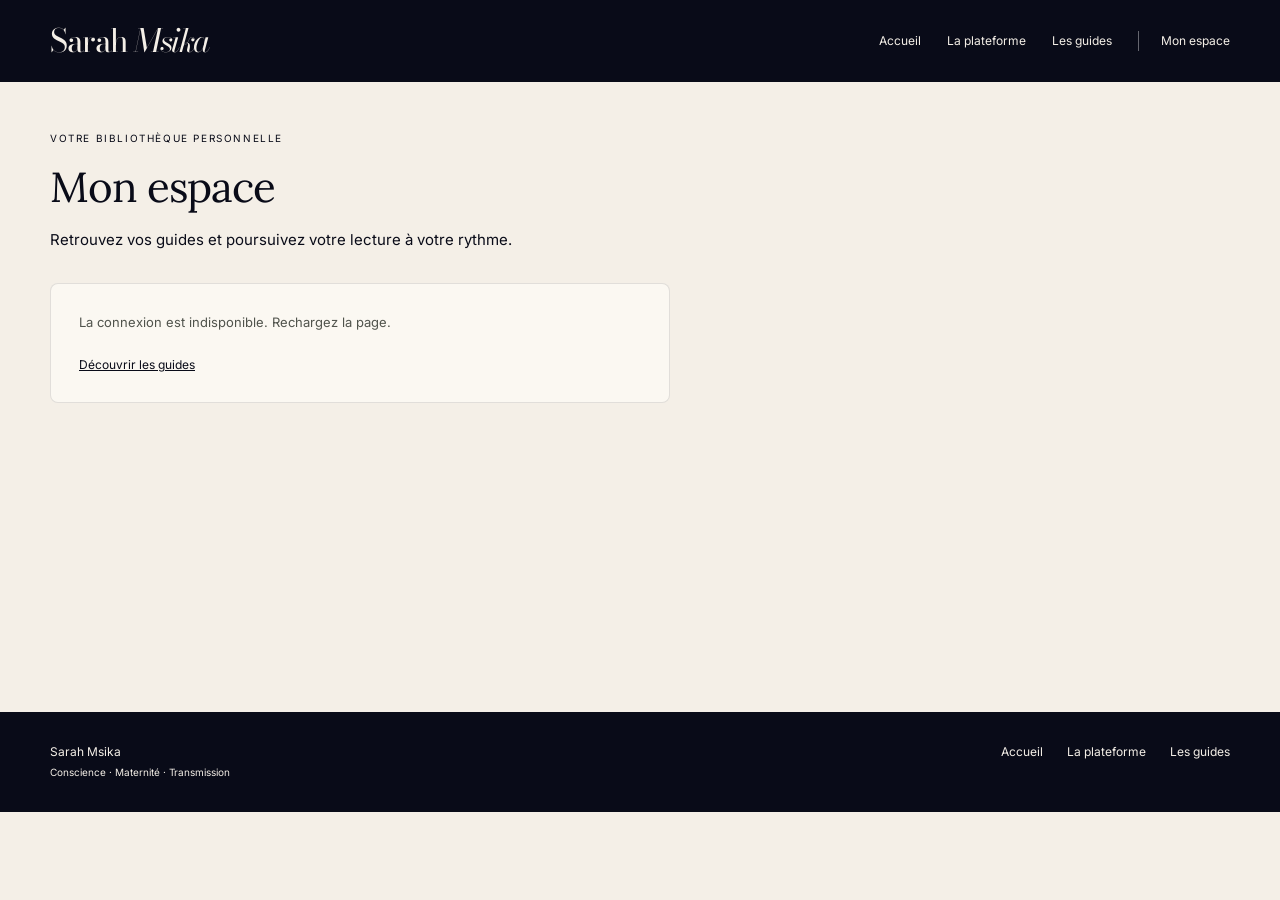
<file: espace/index.html>
<!doctype html><html lang="fr"><head><meta charset="utf-8"><meta name="viewport" content="width=device-width,initial-scale=1"><meta name="robots" content="noindex,nofollow"><title>Mon espace — Sarah Msika</title><link href="https://fonts.googleapis.com/css2?family=Bodoni+Moda:ital,opsz,wght@0,6..96,400;1,6..96,400&family=Inter:wght@400;500&family=Lora:ital,wght@0,400;1,400&display=swap" rel="stylesheet"><link rel="stylesheet" href="/assets/account.css?v=3"></head><body><header><div class="shell nav"><a class="brand" href="/"><span>Sarah</span> <em>Msika</em></a><nav class="approved-menu" aria-label="Navigation principale"><a href="/">Accueil</a><a href="/plateforme/">La plateforme</a><a href="/guides/">Les guides</a><a href="/espace/" aria-current="page">Mon espace</a></nav></div></header><main class="shell page" data-purchase="false"><p class="eyebrow">Votre bibliothèque personnelle</p><h1 class="page-title">Mon espace</h1><p class="page-intro">Retrouvez vos guides et poursuivez votre lecture à votre rythme.</p><div class="library-layout"><section class="account"><div id="auth"></div><p id="status" role="status" aria-live="polite">Connexion à votre compte…</p><div id="actions" hidden><h2 class="account-title">Les essentiels au naturel</h2><p id="access-copy">Votre guide personnel, à explorer à votre rythme.</p><button class="button" id="buy" hidden>Acheter le guide · 49 €</button><button class="button" id="open" hidden>Lire mon guide</button><div class="account-links"><button id="check" class="text-button">Actualiser mon accès</button><button id="logout" class="text-button">Se déconnecter</button></div></div><div class="account-links"><a href="/guides/">Découvrir les guides </a></div></section></div><section id="reader" hidden><div class="reader-toolbar"><button id="close-reader"> Mon espace</button><span>Les essentiels au naturel</span></div><div id="guide"></div></section></main><footer class="end"><div class="shell"><span>Sarah Msika<br/><small>Conscience · Maternité · Transmission</small></span><nav><a href="/">Accueil</a><a href="/plateforme/">La plateforme</a><a href="/guides/">Les guides</a></nav></div></footer><script defer src="/assets/clerk-fr.js"></script><script defer src="/assets/account.js?v=4"></script><script defer crossorigin="anonymous" src="https://clerk.sarahmsika.com/npm/@clerk/ui@1/dist/ui.browser.js"></script><script defer crossorigin="anonymous" data-clerk-publishable-key="pk_live_Y2xlcmsuc2FyYWhtc2lrYS5jb20k" src="https://clerk.sarahmsika.com/npm/@clerk/clerk-js@6/dist/clerk.browser.js" onload="bootAccount()" onerror="document.getElementById('status').textContent='La connexion est indisponible. Rechargez la page.'"></script></body></html>
</file>
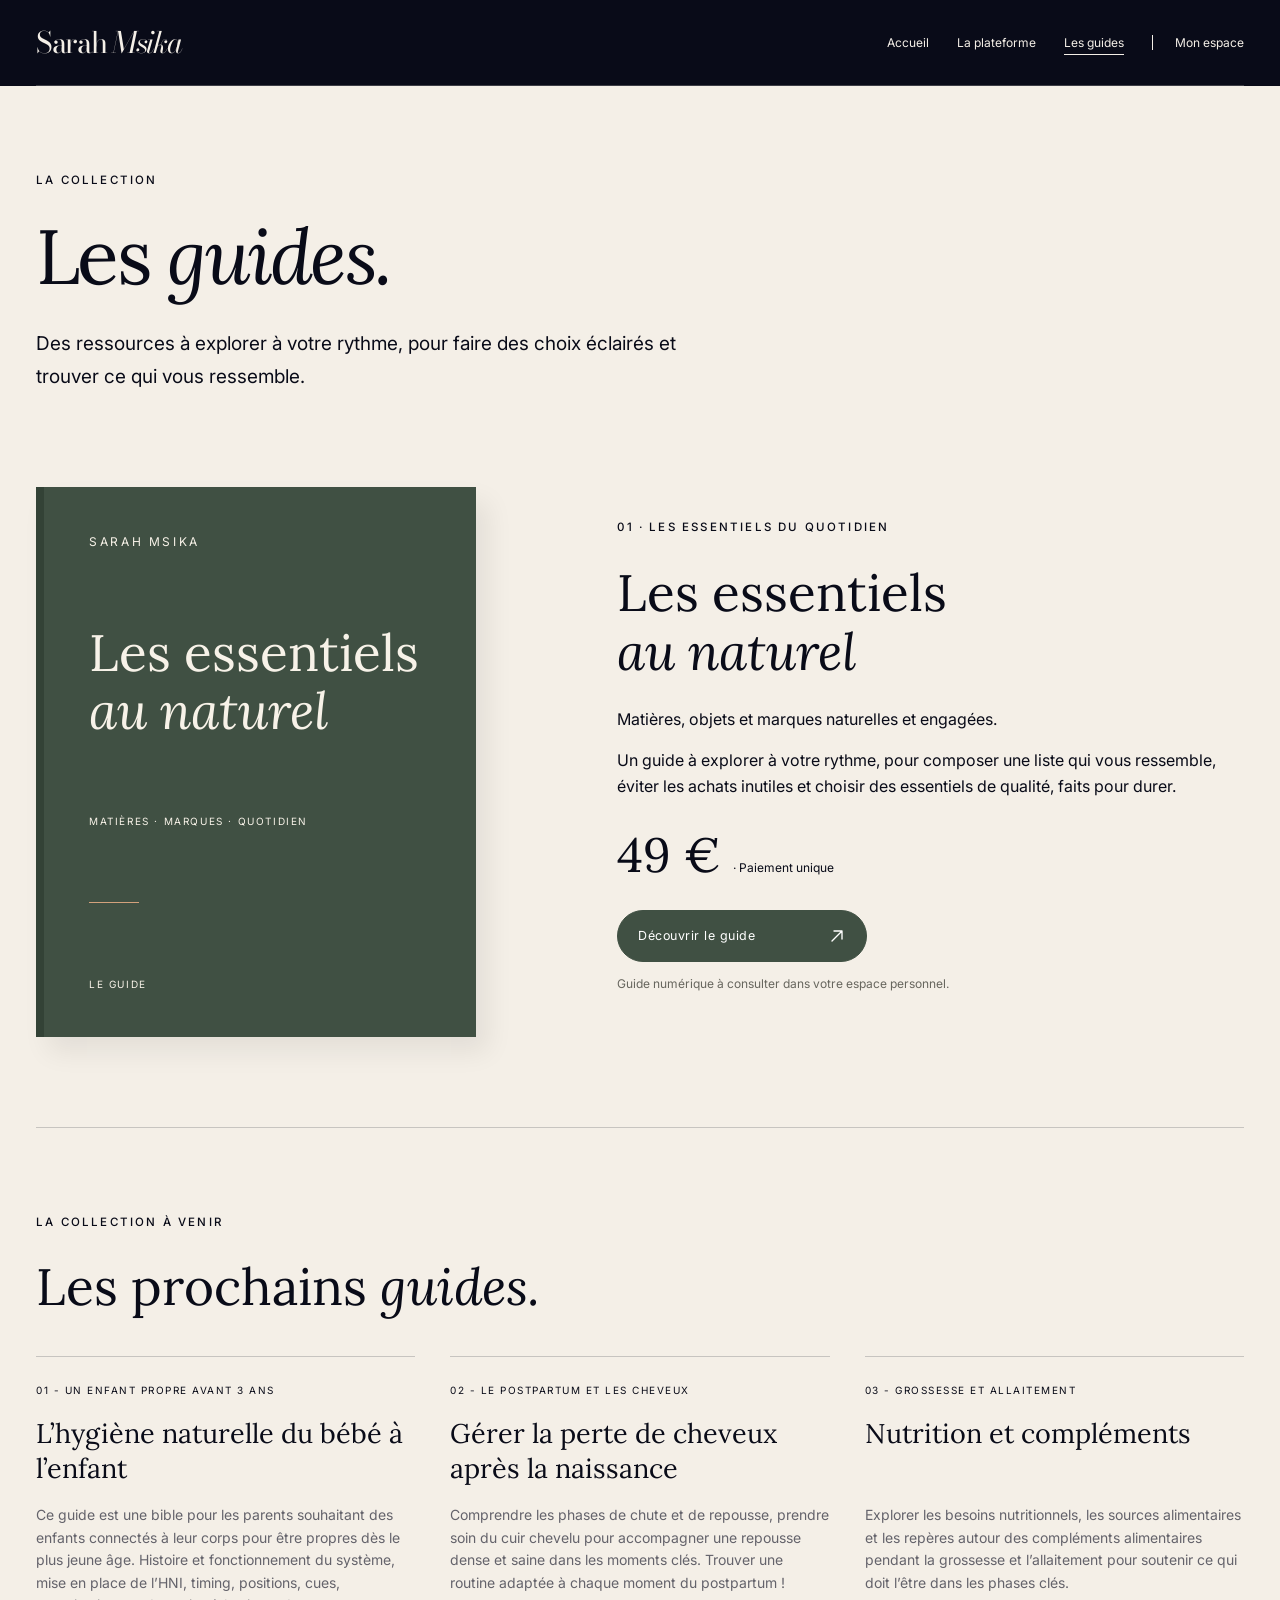
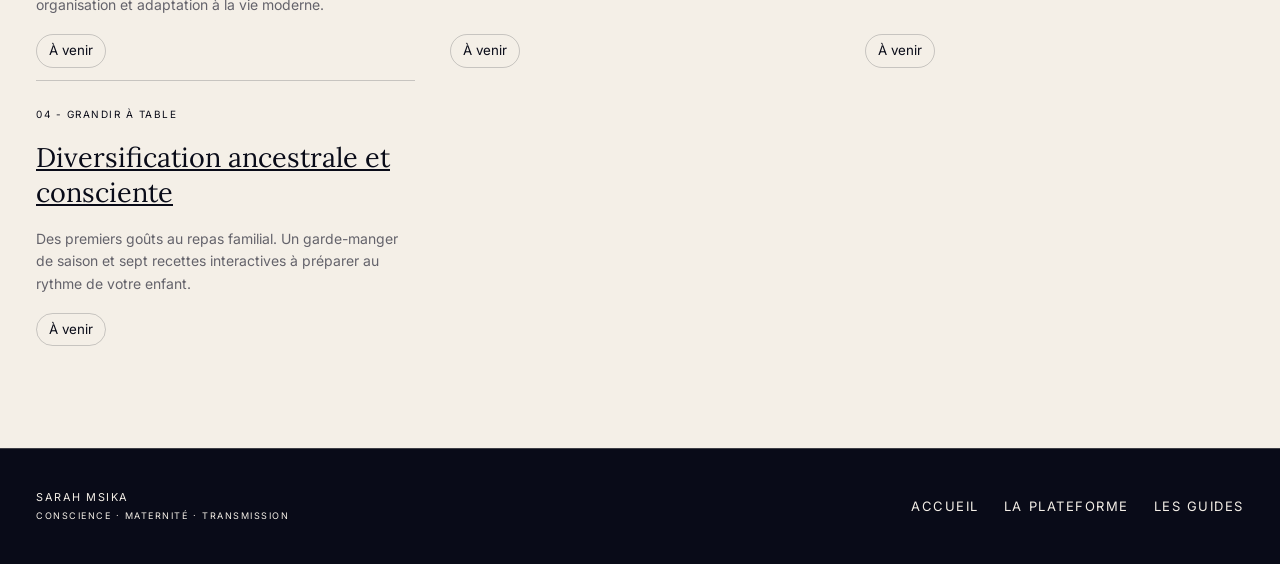
<file: guides/index.html>
<!doctype html><html lang="fr"><head><meta charset="utf-8"><meta name="viewport" content="width=device-width, initial-scale=1"><meta name="robots" content="index,follow"><title>Les guides — Sarah Msika</title><style>
    :root {
      --ink: #090b18;
      --ink-soft: #121528;
      --ivory: #f4efe7;
      --paper: #fbf8f2;
      --skin: #d3a17c;
      --aubergine: #4b1736;
      --line-dark: rgba(244,239,231,.22);
      --line-light: rgba(9,11,24,.18);
      --serif: "Lora", Georgia, serif;
      --signature: "Bodoni Moda", Didot, "Times New Roman", serif;
      --sans: "Inter", Arial, sans-serif;
    }

    * { box-sizing: border-box; }
    html { scroll-behavior: smooth; }
    body {
      margin: 0;
      background: var(--ivory);
      color: var(--ink);
      font-family: var(--sans);
      font-size: 16px;
      line-height: 1.6;
      -webkit-font-smoothing: antialiased;
    }
    a { color: inherit; }
    img { display: block; width: 100%; }
    .shell { width: min(1380px, calc(100% - 72px)); margin: 0 auto; }
    .eyebrow {
      margin: 0 0 26px;
      font-size: .72rem;
      font-weight: 500;
      letter-spacing: .19em;
      text-transform: uppercase;
    }
    .serif { font-family: var(--serif); font-weight: 400; }
    .button {
      display: inline-flex;
      align-items: center;
      justify-content: space-between;
      gap: 44px;
      min-width: 250px;
      padding: 15px 20px;
      border: 1px solid currentColor;
      border-radius: 999px;
      text-decoration: none;
      font-size: .78rem;
      letter-spacing: .04em;
      transition: background .25s ease, color .25s ease, transform .25s ease;
    }
    .button::after {
      content: "";
      flex: 0 0 18px;
      width: 18px;
      height: 18px;
      background: currentColor;
      -webkit-mask: url("data:image/svg+xml,%3Csvg xmlns='http://www.w3.org/2000/svg' viewBox='0 0 18 18'%3E%3Cpath d='M4 14 14 4M6 4h8v8' fill='none' stroke='black' stroke-width='1.35' stroke-linecap='round' stroke-linejoin='round'/%3E%3C/svg%3E") center / contain no-repeat;
      mask: url("data:image/svg+xml,%3Csvg xmlns='http://www.w3.org/2000/svg' viewBox='0 0 18 18'%3E%3Cpath d='M4 14 14 4M6 4h8v8' fill='none' stroke='black' stroke-width='1.35' stroke-linecap='round' stroke-linejoin='round'/%3E%3C/svg%3E") center / contain no-repeat;
      transition: transform .25s ease;
    }
    .button:hover { transform: translateY(-2px); }
    .button:hover::after { transform: translate(2px, -2px); }
    .button-light:hover { background: var(--ivory); color: var(--ink); }
    .button-dark:hover { background: var(--ink); color: var(--ivory); }

    header {
      position: absolute;
      z-index: 10;
      top: 0;
      left: 0;
      width: 100%;
      color: var(--ivory);
    }
    .nav {
      display: flex;
      align-items: center;
      justify-content: space-between;
      min-height: 86px;
      border-bottom: 1px solid var(--line-dark);
    }
    .brand {
      font-family: var(--signature);
      font-size: clamp(1.7rem, 2.3vw, 2.15rem);
      line-height: 1;
      letter-spacing: -.045em;
      text-decoration: none;
    }
    .brand em { font-style: italic; }
    .nav-note { font-size: .69rem; letter-spacing: .16em; text-transform: uppercase; }

    .hero {
      min-height: 92svh;
      background: var(--ink);
      color: var(--ivory);
      display: grid;
      grid-template-columns: minmax(0, 1.13fr) minmax(360px, .87fr);
    }
    .hero-copy {
      padding: 150px max(48px, 6vw) 70px max(36px, 7vw);
      display: flex;
      flex-direction: column;
      justify-content: flex-end;
    }
    .hero h1 {
      margin: 0;
      max-width: 870px;
      font-family: var(--serif);
      font-size: clamp(3.35rem, 6.25vw, 7.5rem);
      font-weight: 400;
      line-height: .98;
      letter-spacing: -.045em;
    }
    .hero h1 em { color: var(--skin); font-weight: 400; }
    .hero-bottom {
      display: grid;
      grid-template-columns: minmax(220px, 1fr) minmax(220px, .82fr);
      gap: 44px;
      align-items: end;
      margin-top: 62px;
    }
    .hero-bottom p { max-width: 520px; margin: 0; color: rgba(244,239,231,.76); }
    .hero-art {
      position: relative;
      min-height: 640px;
      overflow: hidden;
      background: #d7cabb;
    }
    .hero-art img { height: 100%; object-fit: cover; object-position: 57% 50%; filter: saturate(.75) contrast(.98); }
    .hero-art::after {
      content: "CONCEPTION  •  NAISSANCE  •  CONSCIENCE  •  TRANSMISSION";
      position: absolute;
      right: 20px;
      bottom: 32px;
      writing-mode: vertical-rl;
      transform: rotate(180deg);
      color: var(--ink);
      font-size: .6rem;
      font-weight: 500;
      letter-spacing: .18em;
    }
    .manifesto {
      padding: 145px 0 155px;
      background: var(--paper);
    }
    .manifesto-grid {
      display: grid;
      grid-template-columns: .52fr 1.48fr;
      gap: 9vw;
      align-items: start;
    }
    .manifesto-grid > .eyebrow { position: relative; }
    .manifesto-grid > .eyebrow::after {
      content: "";
      position: absolute;
      top: 48px;
      left: 1px;
      width: 1px;
      height: 125px;
      background: linear-gradient(to bottom, var(--aubergine), rgba(75,23,54,0));
    }
    .manifesto h2 {
      margin: 0;
      max-width: 990px;
      font-family: var(--serif);
      font-weight: 400;
      font-size: clamp(2.8rem, 5.4vw, 6rem);
      line-height: 1.05;
      letter-spacing: -.04em;
    }
    .manifesto h2 em { color: var(--aubergine); font-weight: 400; }
    .manifesto-text {
      margin-top: 74px;
      display: grid;
      grid-template-columns: 1fr 1fr;
      gap: 7vw;
      border-top: 1px solid var(--line-light);
      padding-top: 32px;
    }
    .manifesto-text p { margin: 0; max-width: 490px; }
    .manifesto-text p:first-child { font-family: var(--serif); font-size: 1.33rem; line-height: 1.55; }

    .chapters { background: var(--ink); color: var(--ivory); padding: 130px 0 110px; }
    .chapters-head { display: flex; justify-content: space-between; gap: 48px; align-items: end; margin-bottom: 76px; }
    .chapters h2 { margin: 0; max-width: 720px; font-family: var(--serif); font-weight: 400; font-size: clamp(2.75rem, 5vw, 5.3rem); line-height: 1.04; letter-spacing: -.04em; }
    .chapters-intro { max-width: 390px; color: rgba(244,239,231,.7); margin: 0 0 8px; }
    .chapter-list { position: relative; border-top: 1px solid var(--line-dark); --timeline-progress: 0%; }
    .chapter-flow {
      position: absolute;
      z-index: 0;
      top: 52px;
      bottom: 52px;
      left: 22px;
      width: 1px;
      background: rgba(244,239,231,.2);
      pointer-events: none;
    }
    .chapter-flow::before {
      content: "";
      position: absolute;
      inset: 0 auto auto 0;
      width: 1px;
      height: var(--timeline-progress);
      background: var(--skin);
    }
    .chapter-flow::after {
      content: "";
      position: absolute;
      left: 50%;
      top: var(--timeline-progress);
      width: 9px;
      height: 9px;
      border-radius: 50%;
      background: var(--ivory);
      box-shadow: 0 0 0 6px rgba(211,161,124,.1), 0 0 20px 7px rgba(211,161,124,.5);
      transform: translate(-50%, -50%);
    }
    .chapter {
      display: grid;
      grid-template-columns: 72px .9fr 1.25fr;
      gap: 32px;
      align-items: baseline;
      border-bottom: 1px solid var(--line-dark);
      padding: 31px 0 29px;
    }
    .chapter-number {
      width: 46px;
      position: relative;
      z-index: 1;
      display: block;
      padding: 8px 0;
      background: var(--ink);
      text-align: center;
      font-family: var(--serif);
      font-size: 1.08rem;
      letter-spacing: .04em;
      color: var(--skin);
    }
    .chapter h3 { margin: 0; font-family: var(--serif); font-weight: 400; font-size: clamp(1.7rem, 3vw, 3rem); }
    .chapter p { margin: 0; max-width: 680px; color: rgba(244,239,231,.68); }

    .platform { padding: 130px 0; background: var(--ivory); }
    .platform-head { display: grid; grid-template-columns: 1.2fr 1fr; gap: 9vw; align-items: center; }
    .platform .eyebrow { color: var(--aubergine); }
    .platform h2 { margin: 0; color: var(--aubergine); font-family: var(--serif); font-weight: 400; font-size: clamp(2.75rem, 5vw, 5.3rem); line-height: 1.04; letter-spacing: -.04em; }
    .platform h2 em { font-weight: 400; }
    .platform-intro { max-width: 490px; margin: 0; color: rgba(9,11,24,.7); }
    .platform-options { display: grid; grid-template-columns: 1fr 1fr; margin-top: 72px; padding-top: 44px; border-top: 1px solid var(--line-light); }
    .platform-option:first-child { padding-right: 5vw; }
    .platform-option + .platform-option { border-left: 1px solid var(--line-light); padding-left: 5vw; }
    .platform-option h3 { margin: 0 0 24px; color: var(--aubergine); font-family: var(--serif); font-weight: 400; font-size: clamp(1.7rem, 2.8vw, 2.7rem); line-height: 1.2; letter-spacing: -.025em; }
    .platform-option p { max-width: 530px; margin: 0; color: rgba(9,11,24,.7); }
    .platform-option a { color: var(--aubergine); text-underline-offset: .2em; }

    .image-break {
      display: grid;
      grid-template-columns: 1fr 1fr;
      min-height: 760px;
      background: var(--skin);
    }
    .image-break figure { margin: 0; overflow: hidden; min-height: 680px; }
    .image-break img { height: 100%; object-fit: cover; object-position: center; filter: saturate(.7); }
    .image-copy {
      padding: 84px max(42px, 7vw);
      display: flex;
      flex-direction: column;
      justify-content: center;
      gap: 62px;
    }
    .image-copy > .eyebrow { margin: 0; padding-top: 17px; border-top: 1px solid rgba(9,11,24,.28); color: var(--aubergine); }
    .image-copy .quote { margin: 0; font-family: var(--serif); font-size: clamp(2.6rem, 4.4vw, 5.1rem); line-height: 1.02; letter-spacing: -.045em; }
    .quote-line { display: block; }
    .image-copy .quote em { display: block; max-width: 720px; margin-top: .3em; color: var(--aubergine); font-family: var(--signature); font-size: .72em; font-weight: 400; line-height: 1.12; letter-spacing: -.04em; }
    .image-copy .note { display: grid; grid-template-columns: 1fr 1fr; gap: 28px; padding-top: 26px; border-top: 1px solid rgba(9,11,24,.28); }
    .image-copy .note p { margin: 0; }
    .image-copy .note p:first-child { font-family: var(--serif); font-size: 1.08rem; line-height: 1.55; }
    .image-copy .note p:last-child { font-size: .82rem; }

    .book { padding: 135px 0; background: var(--ivory); }
    .book-grid { display: grid; grid-template-columns: .82fr 1.18fr; gap: 9vw; align-items: center; }
    .book-cover-wrap {
      width: min(480px, 100%);
      aspect-ratio: .563;
      overflow: hidden;
      box-shadow: 0 30px 80px rgba(9,11,24,.16);
      background: var(--paper);
    }
    .book-photo { height: 100%; object-fit: cover; }
    .book h2 { margin: 0 0 32px; font-family: var(--serif); font-size: clamp(3.3rem, 6vw, 6.7rem); line-height: .99; letter-spacing: -.05em; font-weight: 400; }
    .book-lead { max-width: 590px; font-family: var(--serif); font-size: 1.35rem; line-height: 1.55; }
    .book-endorsement { max-width: 590px; margin: 0 0 28px; padding-bottom: 24px; border-bottom: 1px solid var(--line-light); }
    .book-endorsement p { margin: 0; font-family: var(--serif); font-size: 1.15rem; font-style: italic; }
    .book-endorsement span { display: block; margin-top: 7px; font-size: .67rem; letter-spacing: .14em; text-transform: uppercase; }
    .book-meta { margin: 36px 0 44px; display: flex; flex-wrap: wrap; gap: 18px 34px; font-size: .7rem; letter-spacing: .14em; text-transform: uppercase; }
    .book-actions { display: flex; flex-wrap: wrap; gap: 14px; }
    .book-actions .button { min-width: 280px; }

    .about { background: var(--aubergine); color: var(--ivory); padding: 120px 0 120px; }
    .about-head { display: grid; grid-template-columns: .82fr 1.18fr; gap: 8vw; align-items: start; margin: 0 0 78px; text-align: left; }
    .about-kicker { margin: 12px 0 0; padding-top: 17px; border-top: 1px solid var(--line-dark); color: var(--skin); font-size: .72rem; font-weight: 500; letter-spacing: .19em; text-transform: uppercase; }
    .about h2 { margin: 0; max-width: 880px; font-family: var(--serif); font-weight: 400; font-size: clamp(2.75rem, 4.25vw, 5.15rem); line-height: 1.04; letter-spacing: -.045em; }
    .about h2 em { color: var(--skin); font-weight: 400; }
    .about-layout { display: grid; grid-template-columns: .82fr 1.18fr; gap: 8vw; align-items: start; }
    .about-portrait { position: relative; aspect-ratio: .76; margin: 22px 0 0; min-height: 0; overflow: hidden; background: #cba17f; }
    .about-portrait img { position: absolute; inset: 0; width: 100%; height: 100%; min-height: 0; object-fit: cover; object-position: 52% 38%; filter: saturate(.78) contrast(.98); }
    .about-story { position: relative; padding-top: 30px; border-top: 1px solid var(--line-dark); }
    .about-lead { margin: 0 0 42px; max-width: 760px; font-family: var(--serif); font-size: clamp(1.35rem, 1.75vw, 1.72rem); line-height: 1.55; }
    .about-lead::first-letter { float: left; margin: .08em .11em 0 0; color: var(--skin); font-family: var(--signature); font-size: 3.45em; line-height: .72; }
    .about-text { margin: 0 0 28px; max-width: 760px; color: rgba(244,239,231,.8); }
    .about-text:last-child { margin-bottom: 0; }
    .credentials { display: grid; grid-template-columns: 1fr 1fr; width: min(1120px, 100%); margin: 72px auto 0; border-top: 1px solid var(--line-dark); }
    .credential { min-height: 170px; padding: 25px 22px 28px 0; border-bottom: 1px solid var(--line-dark); }
    .credential:nth-child(odd) { border-right: 1px solid var(--line-dark); padding-right: 30px; }
    .credential:nth-child(even) { padding-left: 30px; }
    .credential span { display: block; margin-bottom: 17px; color: var(--skin); font-size: .7rem; letter-spacing: .16em; text-transform: uppercase; }
    .credential span b { display: inline-block; margin-right: 4px; font-family: var(--serif); font-size: 1.25rem; font-weight: 400; letter-spacing: .02em; }
    .credential ul { margin: 0; padding: 0; list-style: none; color: rgba(244,239,231,.9); font-size: .9rem; line-height: 1.55; }
    .credential li { position: relative; padding-left: 15px; }
    .credential li + li { margin-top: 13px; }
    .credential li::before { content: "·"; position: absolute; left: 0; color: var(--skin); }
    .credential:nth-child(2) { transition-delay: .07s; }
    .credential:nth-child(3) { transition-delay: .14s; }
    .credential:nth-child(4) { transition-delay: .21s; }

    .hero-art img, .about-portrait img, .image-break img, .book-photo {
      transition: transform 1.15s cubic-bezier(.22,1,.36,1), filter .8s ease;
    }
    .hero-art:hover img, .about-portrait:hover img, .image-break figure:hover img, .book-cover-wrap:hover .book-photo {
      transform: scale(1.035);
    }

    .page-tracker {
      position: fixed;
      z-index: 20;
      top: 0;
      left: 0;
      width: 100%;
      height: 72px;
      border-bottom: 1px solid rgba(9,11,24,.13);
      background: rgba(244,239,231,.9);
      color: var(--ink);
      backdrop-filter: blur(14px);
      -webkit-backdrop-filter: blur(14px);
      opacity: 0;
      pointer-events: none;
      transform: translateY(-100%);
      transition: opacity .4s ease, transform .55s cubic-bezier(.22,1,.36,1);
    }
    .page-tracker.is-visible { opacity: 1; pointer-events: auto; transform: translateY(0); }
    .tracker-inner { height: 100%; display: flex; align-items: center; justify-content: space-between; gap: 56px; }
    .tracker-brand { flex: 0 0 auto; }
    .tracker-rail { position: relative; width: clamp(280px, 44vw, 610px); height: 18px; }
    .tracker-line, .tracker-progress { position: absolute; top: 50%; left: 6px; right: 6px; height: 1px; transform: translateY(-50%); }
    .tracker-line { background: rgba(9,11,24,.22); }
    .tracker-progress { right: 6px; background: var(--skin); transform-origin: left center; transform: translateY(-50%) scaleX(var(--page-progress, 0)); }
    .tracker-dots { position: relative; z-index: 1; width: 100%; height: 100%; display: flex; align-items: center; justify-content: space-between; }
    .tracker-dot { width: 11px; height: 11px; border: 1px solid rgba(9,11,24,.45); border-radius: 50%; background: var(--ivory); transition: background .3s ease, border-color .3s ease, box-shadow .3s ease, transform .3s ease; }
    .tracker-dot.is-passed { background: var(--skin); border-color: var(--skin); }
    .tracker-dot.is-active { box-shadow: 0 0 14px 5px rgba(211,161,124,.34); transform: scale(1.08); }
    main section[id] { scroll-margin-top: 86px; }

    .signup { background: var(--ivory); padding: 130px 0; }
    .signup-grid { display: grid; grid-template-columns: .82fr 1.18fr; gap: 10vw; align-items: start; }
    .signup.is-complete { padding: 105px 0; }
    .signup.is-complete .signup-grid { align-items: center; }
    .signup.is-complete .signup-intro { color: rgba(9,11,24,.62); }
    .signup h2 { margin: 0; max-width: 650px; font-family: var(--serif); font-weight: 400; font-size: clamp(3.5rem, 6vw, 7rem); line-height: .96; letter-spacing: -.055em; }
    .signup h2 em { color: var(--aubergine); font-weight: 400; }
    .signup-intro { max-width: 500px; margin: 34px 0 0; }
    .interest-form { padding-top: 12px; }
    .form-row { display: grid; grid-template-columns: 1fr 1fr; gap: 28px; }
    .field { display: flex; flex-direction: column; margin-bottom: 27px; }
    .field label, .field > span { margin-bottom: 12px; font-size: .67rem; font-weight: 500; letter-spacing: .16em; text-transform: uppercase; }
    .field input, .field select {
      width: 100%;
      min-height: 48px;
      padding: 7px 2px;
      border: 0;
      border-bottom: 1px solid rgba(9,11,24,.68);
      border-radius: 0;
      background: transparent;
      color: var(--ink);
      font: inherit;
      outline: none;
    }
    .field input:focus, .field select:focus { border-bottom-color: var(--aubergine); box-shadow: 0 1px 0 var(--aubergine); }
    .consent { display: grid; grid-template-columns: 20px 1fr; gap: 12px; align-items: start; margin: 2px 0 31px; font-size: .76rem; color: rgba(9,11,24,.74); }
    .consent input { width: 18px; height: 18px; margin: 2px 0 0; accent-color: var(--aubergine); }
    .form-submit { border-color: var(--aubergine); background: var(--aubergine); color: var(--ivory); cursor: pointer; }
    .form-submit:hover { background: var(--ink); color: var(--ivory); }
    .form-note { margin: 17px 0 0; max-width: 470px; font-size: .72rem; color: rgba(9,11,24,.58); }
    .brevo-status { display: none; margin: 0 0 24px; padding: 16px 18px; border: 1px solid rgba(9,11,24,.16); font-size: .82rem; line-height: 1.55; }
    #success-message {
      grid-template-columns: 58px 1fr;
      gap: 24px;
      align-items: center;
      margin: 0;
      padding: 30px 0;
      border: 0;
      border-top: 1px solid rgba(75,23,54,.3);
      border-bottom: 1px solid rgba(75,23,54,.3);
      color: var(--ink);
      background: transparent;
      animation: successReveal .7s cubic-bezier(.22,1,.36,1) both;
    }
    .success-mark { display: grid; place-items: center; width: 52px; height: 52px; border-radius: 50%; background: var(--aubergine); color: var(--ivory); font-family: var(--serif); font-size: 1.25rem; }
    .success-copy strong { display: block; margin-bottom: 6px; color: var(--aubergine); font-family: var(--signature); font-size: clamp(2rem, 3vw, 3.15rem); font-weight: 400; line-height: 1; letter-spacing: -.04em; }
    .success-copy span { display: block; max-width: 650px; color: rgba(9,11,24,.7); font-size: .92rem; line-height: 1.6; }
    @keyframes successReveal { from { opacity: 0; transform: translateY(14px); } to { opacity: 1; transform: translateY(0); } }
    #error-message { color: #6f2f35; background: #f7eeee; border-color: #d9b9bd; }
    .brevo-honeypot { position: absolute !important; left: -9999px !important; width: 1px !important; height: 1px !important; overflow: hidden !important; }
    .closing { background: var(--ink); color: var(--ivory); padding: 115px 0 48px; }
    .closing-row { display: flex; justify-content: space-between; gap: 64px; align-items: end; padding-bottom: 95px; }
    .closing h2 { margin: 0; max-width: 850px; font-family: var(--serif); font-weight: 400; font-size: clamp(3.2rem, 6.5vw, 7rem); line-height: .96; letter-spacing: -.055em; }
    .closing h2 em { color: var(--skin); font-weight: 400; }
    .closing-copy { max-width: 390px; }
    .closing-copy p { margin: 0 0 30px; color: rgba(244,239,231,.72); }
    footer { border-top: 1px solid var(--line-dark); padding-top: 26px; display: flex; justify-content: space-between; align-items: flex-start; gap: 30px; font-size: .68rem; letter-spacing: .14em; text-transform: uppercase; }
    .footer-links { display: flex; flex-wrap: wrap; justify-content: flex-end; gap: 12px 24px; }
    .footer-links a { text-decoration: none; border-bottom: 1px solid transparent; transition: color .25s ease, border-color .25s ease; }
    .footer-links a:hover { color: var(--skin); border-color: var(--skin); }

    .js .reveal {
      opacity: 0;
      transform: translateY(34px);
      transition: opacity .85s cubic-bezier(.22,1,.36,1), transform .85s cubic-bezier(.22,1,.36,1);
      will-change: opacity, transform;
    }
    .js .reveal.is-visible { opacity: 1; transform: translateY(0); }

    @media (max-width: 900px) {
      .shell { width: min(100% - 36px, 700px); }
      .hero { display: flex; flex-direction: column; min-height: auto; }
      .hero-copy { min-height: 730px; padding: 132px 22px 62px; }
      .hero-bottom { grid-template-columns: 1fr; margin-top: 42px; }
      .hero-art { min-height: 570px; }
      .manifesto-grid, .book-grid, .signup-grid { grid-template-columns: 1fr; gap: 64px; }
      .about-layout { grid-template-columns: 1fr; gap: 48px; }
      .about-head { grid-template-columns: 1fr; gap: 26px; margin-bottom: 58px; }
      .about-kicker { max-width: 220px; }
      .about-portrait { height: 620px; min-height: 0; }
      .about-portrait img { height: 100%; min-height: 0; }
      .manifesto-text { grid-template-columns: 1fr; gap: 30px; }
      .chapters-head { display: block; }
      .platform-head { grid-template-columns: 1fr; gap: 32px; }
      .platform-intro { max-width: 620px; }
      .platform-options { grid-template-columns: 1fr; margin-top: 48px; padding-top: 34px; }
      .platform-option:first-child { padding-right: 0; padding-bottom: 34px; }
      .platform-option + .platform-option { border-left: 0; border-top: 1px solid var(--line-light); padding: 34px 0 0; }
      .chapters-intro { margin-top: 32px; }
      .chapter { grid-template-columns: 44px 1fr; }
      .chapter p { grid-column: 2; }
      .image-break { grid-template-columns: 1fr; }
      .image-copy { min-height: 650px; }
      .book-cover-wrap { margin: 0 auto; }
      .form-row { grid-template-columns: 1fr; gap: 0; }
      .closing-row { display: block; }
      .closing-copy { margin-top: 42px; }
      .tracker-inner { gap: 28px; }
      .tracker-rail { width: min(48vw, 420px); }
    }

    @media (max-width: 560px) {
      .nav-note { display: none; }
      .hero h1 { font-size: clamp(3rem, 14vw, 4.2rem); }
      .hero-copy { min-height: 670px; }
      .hero-art { min-height: 510px; }
      .manifesto, .book, .about { padding: 92px 0; }
      .chapters { padding: 92px 0 80px; }
      .platform { padding: 92px 0; }
      .chapter { grid-template-columns: 44px 1fr; gap: 16px; }
      .chapter-flow { left: 20px; }
      .chapter-number { width: 40px; font-size: .98rem; }
      .image-copy { padding: 70px 22px 46px; }
      .image-copy { gap: 46px; }
      .image-copy .note { grid-template-columns: 1fr; }
      .closing { padding-top: 96px; }
      .about-portrait { height: 520px; min-height: 0; }
      .about-portrait img { height: 100%; min-height: 0; }
      .credentials { grid-template-columns: 1fr; }
      .credential, .credential:nth-child(odd), .credential:nth-child(even) { padding: 25px 0 27px; border-right: 0; border-bottom: 1px solid var(--line-dark); }
      .credential:last-child { border-bottom: 0; }
      .credential span { margin-bottom: 18px; }
      .manifesto-grid > .eyebrow::after { display: none; }
      .page-tracker { height: 62px; }
      .tracker-inner { gap: 22px; }
      .tracker-brand { font-size: 1.35rem; }
      .tracker-rail { width: 46vw; }
      .tracker-dot { width: 9px; height: 9px; }
      .signup.is-complete { padding: 82px 0; }
      #success-message { grid-template-columns: 46px 1fr; gap: 17px; padding: 24px 0; }
      .success-mark { width: 44px; height: 44px; }
      .book-actions .button { width: 100%; min-width: 0; }
      footer { flex-direction: column; }
      .footer-links { justify-content: flex-start; gap: 14px 20px; }
    }

    @media (prefers-reduced-motion: reduce) {
      html { scroll-behavior: auto; }
      .js .reveal { opacity: 1; transform: none; transition: none; }
      .hero-art img, .about-portrait img, .image-break img, .book-photo { transition: none; }
    }
  
[hidden]{display:none!important}.reveal{opacity:1!important;transform:none!important}header{position:sticky!important;top:0;z-index:20;background:#090b18;color:#f4efe7}.nav{display:flex;justify-content:space-between;gap:25px;padding-top:18px;padding-bottom:18px}.site-menu{display:flex;align-items:center;gap:30px}.site-menu a{font-size:13px;text-decoration:none;padding:8px 0;white-space:nowrap}.site-menu a[aria-current=page]{border-bottom:1px solid #d3a17c;color:#e8c2a4}.site-menu .space-link{border-left:1px solid #ffffff40;padding-left:24px}.preview-bar{background:#e6dfd4;color:#242324;font-size:11px;text-align:center;padding:7px 15px;letter-spacing:.06em}.new-hero{padding-top:85px;padding-bottom:75px}.new-hero h1{font:400 clamp(52px,7vw,100px)/1.08 var(--signature);margin:15px 0 30px;letter-spacing:-.035em}.new-hero .intro{font-size:19px;max-width:690px;line-height:1.7}.new-section{padding-top:85px;padding-bottom:90px}.new-section h2,.guide-card h2,.contents h2,.account h2{font:400 clamp(35px,4vw,60px)/1.15 var(--signature);margin:12px 0 26px}.new-section p{max-width:660px}.doors{display:grid;grid-template-columns:1fr 1fr;gap:40px;margin-top:40px}.doors a{display:block;border-top:1px solid #090b1840;padding:32px 0;text-decoration:none}.doors span,.doors b{font-size:12px;font-weight:400;letter-spacing:.05em}.doors h3{font:400 42px var(--signature);margin:22px 0}.doors p{max-width:430px}.doors b{display:block;margin-top:30px}.guide-card{display:grid;grid-template-columns:.8fr 1fr;gap:80px;align-items:center;padding-bottom:90px;border-bottom:1px solid #090b1830}.guide-cover{background:#405043;color:#f7f2e8;padding:45px;aspect-ratio:4/5;display:flex;flex-direction:column;justify-content:space-between;max-width:440px;width:100%;box-shadow:12px 15px 25px #00000012;border-left:8px solid #334236}.guide-cover>span:first-child{font-size:12px;letter-spacing:.22em}.guide-cover>div{font:400 clamp(35px,4vw,62px)/1.13 var(--signature)}.guide-cover small{font-size:10px;letter-spacing:.16em}.cover-line{width:50px;height:1px;background:#d3a17c}.price{font:400 48px var(--signature);margin:25px 0}.price small{font:12px var(--sans)}.solid{background:#405043;color:white;border-color:#405043;cursor:pointer}.fine{font-size:12px;color:#67665e}.back{display:inline-block;font-size:12px;margin-bottom:45px}.detail-head{display:grid;grid-template-columns:1fr 340px;gap:80px}.detail-head>div>p{max-width:720px}.buy-box{background:#e8e6dc;padding:35px;align-self:start}.buy-box .button{min-width:0;width:100%;gap:15px}.buy-box>a{display:block;font-size:12px;margin-top:22px}.contents{padding-bottom:90px;max-width:1100px}.contents ol{padding:0;list-style:none}.contents li{display:grid;grid-template-columns:65px 1fr;gap:20px;border-top:1px solid #090b1830;padding:26px 0}.contents li>span{font:26px var(--signature);color:#65715e}.contents h3{font:400 28px var(--signature);margin:0 0 5px}.contents p{margin:0;color:#64645e;font-size:14px}.next .button{margin:15px 20px 0 0;cursor:pointer}.account{background:#e8e6dc;max-width:620px;padding:40px;margin-top:40px}.account>a{display:block;margin-top:20px;font-size:13px}.end{background:#090b18;color:#f4efe7;padding:40px 0}.end .shell{display:flex;justify-content:space-between;gap:30px;align-items:center}.end a{font-size:13px;text-decoration:none}.end nav{display:flex;gap:25px}.mobile-toggle{display:none}dialog{border:0;padding:45px;max-width:490px;width:calc(100% - 40px);background:#f4efe7;color:#090b18}dialog::backdrop{background:#090b1888}dialog h2{font:36px var(--signature);margin-top:0}dialog button{cursor:pointer}.hero .button{max-width:300px}.chapters{scroll-margin-top:100px}
@media(max-width:760px){.nav{flex-wrap:wrap;gap:10px}.site-menu{width:100%;gap:20px;justify-content:space-between}.site-menu a{font-size:11px}.site-menu .space-link{padding-left:12px}.new-hero{padding-top:45px;padding-bottom:40px}.new-section{padding-top:50px;padding-bottom:50px}.doors,.guide-card,.detail-head{grid-template-columns:1fr;gap:32px}.guide-card{padding-bottom:50px}.guide-cover{max-width:320px;margin:auto}.buy-box{width:100%}.contents li{grid-template-columns:35px 1fr;gap:10px}.contents h3{font-size:24px}.end .shell{display:block}.end nav{margin-top:20px}.new-hero .intro{font-size:17px}.preview-bar{font-size:10px}.site-menu .space-link{font-size:10px}.account{padding:25px}}
</style><style>.new-hero h1,.new-section h2,.guide-card h2,.contents h2,.account h2,.doors h3,.contents h3,.guide-cover>div,.price{font-family:"Lora",Georgia,serif}.new-hero h1{font-size:clamp(46px,6vw,80px)}.coming-list{display:grid;grid-template-columns:repeat(3,1fr);gap:35px;margin-top:40px}.coming-list article{border-top:1px solid #090b1830;padding-top:25px}.coming-list h3{font:400 27px/1.3 "Lora",Georgia,serif;margin:18px 0}.coming-list p{font-size:14px;color:#64636b}.coming-list span{font-size:10px;letter-spacing:.15em;text-transform:uppercase}.coming-list small{display:inline-block;border:1px solid #090b1830;border-radius:20px;padding:5px 12px;margin-top:12px}@media(max-width:760px){.coming-list{grid-template-columns:1fr}}</style><style>







.approved-menu{display:flex;align-items:center;gap:28px;font:400 12px "Inter",Arial,sans-serif}.approved-menu a{text-decoration:none;white-space:nowrap}.approved-menu a[aria-current=page]{text-decoration:underline;text-underline-offset:7px}.approved-menu a:last-child{border-left:1px solid currentColor;padding-left:22px}@media(max-width:760px){.nav{flex-wrap:wrap;gap:18px}.approved-menu{gap:16px;flex-wrap:wrap;font-size:11px}.approved-menu a:last-child{padding-left:13px}.header{height:auto;min-height:92px;flex-wrap:wrap;padding:18px 22px;gap:18px}.header nav{gap:16px;font-size:11px}}</style><link href="https://fonts.googleapis.com/css2?family=Bodoni+Moda:ital,opsz,wght@0,6..96,400;1,6..96,400&amp;family=Inter:wght@300;400;500&amp;family=Lora:ital,wght@0,400;0,500;1,400&amp;display=swap" rel="stylesheet"><style id="coming-alignment">
.coming-list{align-items:stretch;row-gap:0}
.coming-list article{display:grid;grid-template-rows:subgrid;grid-row:span 4;align-items:start;padding-bottom:12px}
.coming-list article>span{align-self:start}
.coming-list article>h3{margin:18px 0}
.coming-list article>p{margin:0;padding-bottom:18px}
.coming-list article>small{justify-self:start;align-self:end;margin-top:0}
@supports not (grid-template-rows:subgrid){.coming-list{align-items:stretch}.coming-list article{display:flex;flex-direction:column}.coming-list article>span{min-height:3em}.coming-list article>h3{min-height:4em}.coming-list article>p{flex:1}.coming-list article>small{align-self:flex-start}}
@media(max-width:760px){.coming-list{row-gap:30px}.coming-list article{display:flex;flex-direction:column;gap:0}.coming-list article>span,.coming-list article>h3{min-height:0}.coming-list article>small{align-self:flex-start}}
</style><link rel="canonical" href="https://sarahmsika.com/guides/"></head><body><header><div class="shell nav"><a class="brand" href="/"><span>Sarah</span> <em>Msika</em></a><nav class="approved-menu" aria-label="Navigation principale"><a href="/">Accueil</a><a href="/plateforme/">La plateforme</a><a href="/guides/" aria-current="page">Les guides</a><a href="/espace/">Mon espace</a></nav></div></header><main><section class="new-hero shell"><p class="eyebrow">La collection</p><h1>Les <em>guides.</em></h1><p class="intro">Des ressources à explorer à votre rythme, pour faire des choix éclairés et trouver ce qui vous ressemble.</p></section><section class="shell guide-card"><div class="guide-cover"><span>SARAH MSIKA</span><div>Les essentiels<br/><i>au naturel</i></div><small>MATIÈRES · MARQUES · QUOTIDIEN</small><span class="cover-line"></span><small>LE GUIDE</small></div><div><p class="eyebrow">01 · Les essentiels du quotidien</p><h2>Les essentiels<br/><em>au naturel</em></h2><p>Matières, objets et marques naturelles et engagées.</p><p>Un guide à explorer à votre rythme, pour composer une liste qui vous ressemble, éviter les achats inutiles et choisir des essentiels de qualité, faits pour durer.</p><div class="price">49 € <small>· Paiement unique</small></div><a class="button solid" href="/guides/essentiels/">Découvrir le guide</a><p class="fine">Guide numérique à consulter dans votre espace personnel.</p></div></section><section class="shell new-section"><p class="eyebrow">La collection à venir</p><h2>Les prochains <em>guides.</em></h2><div class="coming-list"><article><span>01 - Un enfant propre avant 3 ans</span><h3>L’hygiène naturelle du bébé à l’enfant</h3><p>Ce guide est une bible pour les parents souhaitant des enfants connectés à leur corps pour être propres dès le plus jeune âge. Histoire et fonctionnement du système, mise en place de l’HNI, timing, positions, cues, organisation et adaptation à la vie moderne.</p><small>À venir</small></article><article><span>02 - Le postpartum et les cheveux</span><h3>Gérer la perte de cheveux après la naissance</h3><p>Comprendre les phases de chute et de repousse, prendre soin du cuir chevelu pour accompagner une repousse dense et saine dans les moments clés. Trouver une routine adaptée à chaque moment du postpartum !</p><small>À venir</small></article><article><span>03 - Grossesse et allaitement</span><h3>Nutrition et compléments</h3><p>Explorer les besoins nutritionnels, les sources alimentaires et les repères autour des compléments alimentaires pendant la grossesse et l’allaitement pour soutenir ce qui doit l’être dans les phases clés.</p><small>À venir</small></article><article><span>04 - Grandir à table</span><h3><a href="/guides/diversification-ancestrale/">Diversification ancestrale et consciente</a></h3><p>Des premiers goûts au repas familial. Un garde-manger de saison et sept recettes interactives à préparer au rythme de votre enfant.</p><small>À venir</small></article></div></section></main><footer class="end"><div class="shell"><span>Sarah Msika<br/><small>Conscience · Maternité · Transmission</small></span><nav><a href="/">Accueil</a><a href="/plateforme/">La plateforme</a><a href="/guides/" aria-current="page">Les guides</a></nav></div></footer></body></html>
</file>
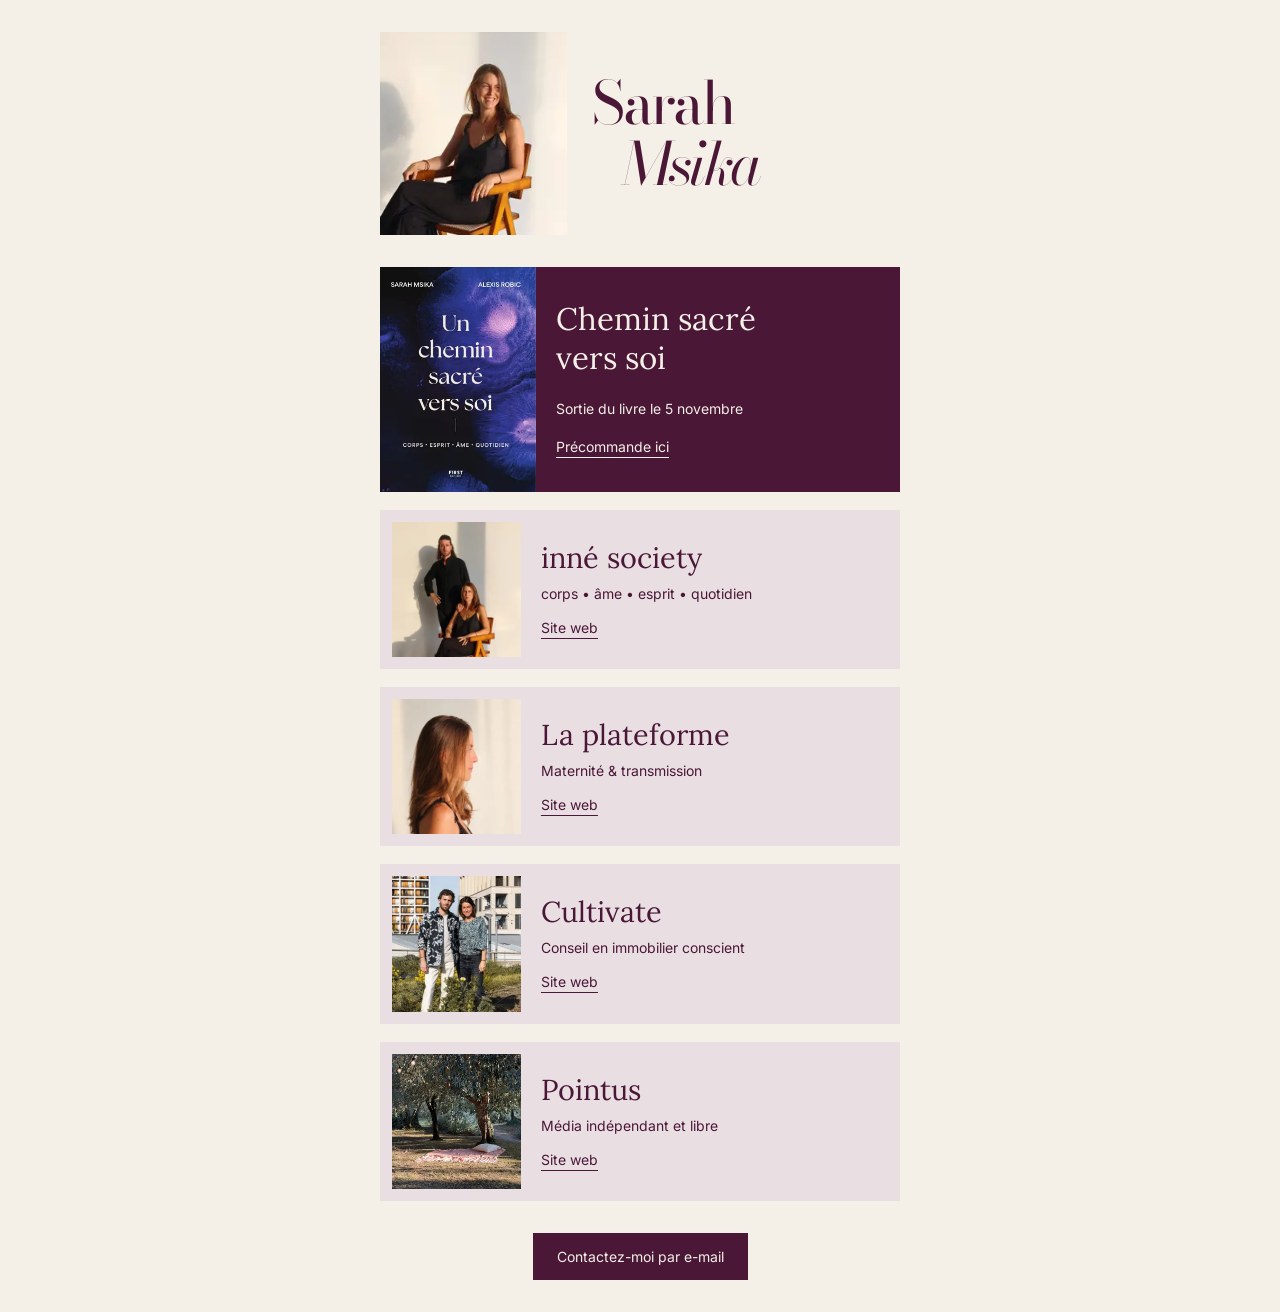
<file: liens/index.html>
<!doctype html><html lang="fr"><head><meta charset="utf-8"><meta name="viewport" content="width=device-width,initial-scale=1"><title>Sarah Msika — Mes liens</title><meta name="description" content="Le livre, inné society, la plateforme de Sarah Msika, Cultivate et Pointus."><meta name="robots" content="noindex,follow"><meta name="theme-color" content="#4b1736"><link rel="canonical" href="https://sarahmsika.com/liens/"><meta property="og:title" content="Sarah Msika — Mes liens"><meta property="og:description" content="Le livre, inné society, la plateforme, Cultivate et Pointus."><meta property="og:type" content="website"><meta property="og:url" content="https://sarahmsika.com/liens/"><link rel="preconnect" href="https://fonts.googleapis.com"><link rel="preconnect" href="https://fonts.gstatic.com" crossorigin><link href="https://fonts.googleapis.com/css2?family=Bodoni+Moda:ital,opsz,wght@0,6..96,400;1,6..96,400&family=Inter:wght@400;500&family=Lora:ital,wght@0,400;1,400&display=swap" rel="stylesheet"><style>
:root{--paper:#f4efe7;--ink:#4b1736;--panel:#e9dfe3;color-scheme:light}*{box-sizing:border-box}body{margin:0;background:var(--paper);color:var(--ink);font:400 16px/1.5 Inter,Arial,sans-serif;-webkit-font-smoothing:antialiased}main{width:min(520px,calc(100% - 40px));margin:auto;padding:32px 0 max(32px,env(safe-area-inset-bottom))}header{display:grid;grid-template-columns:36% 1fr;gap:25px;align-items:center;margin-bottom:32px}.photo{display:block;position:relative;overflow:hidden;flex-shrink:0}.photo img{display:block;position:absolute;max-width:none}.portrait{width:100%;aspect-ratio:122/132}h1{margin:0;font:400 clamp(2.5rem,10vw,3.7rem)/1.04 'Bodoni Moda',Didot,serif;letter-spacing:-.045em}h1 em{display:block;margin-left:.5em;font-weight:400}nav{display:grid;gap:18px}a{color:inherit;text-decoration:none}.card{display:flex;gap:20px;align-items:center;background:var(--panel);padding:12px;min-width:0;transition:background .2s,transform .2s}.thumbnail{width:26%;aspect-ratio:82/86}.copy{display:block;min-width:0}.name{display:block;font:400 clamp(1.25rem,5.2vw,1.8rem)/1.25 Lora,Georgia,serif}.detail{display:block;margin-top:7px;font-size:.875rem;line-height:1.5}.cta{display:inline-block;font-size:.875rem;margin-top:13px;text-decoration:underline;text-underline-offset:5px}.book{padding:0;background:var(--ink);color:var(--paper);gap:20px;align-items:stretch}.cover{width:30%;aspect-ratio:749/1082}.book .copy{align-self:center;padding:15px 14px 15px 0}.book .name{font-size:clamp(1.25rem,5.5vw,1.95rem)}.book .detail{margin-top:20px}.book .cta{margin-top:17px}.card:hover{background:#ded0d7;transform:translateY(-2px)}.book:hover{background:#361027}a:focus-visible{outline:3px solid #956548;outline-offset:5px}footer{text-align:center;margin-top:32px}.contact{display:inline-block;padding:13px 24px;background:var(--ink);color:var(--paper);font-size:.875rem}.contact:hover{background:#361027}@media(max-width:360px){main{width:calc(100% - 28px)}header{gap:16px}.card{gap:13px}.detail{font-size:.8rem}.book .detail{margin-top:12px}.book .copy{padding-right:10px}.book .cta{margin-top:12px}}@media(prefers-reduced-motion:reduce){.card{transition:none}.card:hover{transform:none}}
</style></head><body><main><header><span class="photo portrait"><img alt="Sarah Msika" src="[data-uri]" style="width:153.6000%;height:252.8395%;left:-38.6667%;top:-55.5556%"></span><h1>Sarah <em>Msika</em></h1></header><nav aria-label="Les univers de Sarah Msika"><a class="card book" href="https://www.amazon.fr/s?k=Un+chemin+sacr%C3%A9+vers+soi+Sarah+Msika+Alexis+Robic"><span class="photo cover"><img alt="Couverture du livre Un chemin sacré vers soi" src="[data-uri]" style="width:225.1001%;height:104.3438%;left:-121.8959%;top:-2.1257%"></span><span class="copy"><span class="name">Chemin sacré<br>vers soi</span><span class="detail">Sortie du livre le 5 novembre</span><span class="cta">Précommande ici</span></span></a><a class="card" href="https://www.innesociety.com/"><span class="photo thumbnail"><img alt="Sarah et Alexis" src="[data-uri]" style="width:115.2000%;height:202.7723%;left:-10.0000%;top:-33.6634%"></span><span class="copy"><span class="name">inné society</span><span class="detail">corps • âme • esprit • quotidien</span><span class="cta">Site web</span></span></a><a class="card" href="https://sarahmsika.com/"><span class="photo thumbnail"><img alt="Portrait de Sarah de profil" src="[data-uri]" style="width:120.6410%;height:206.4198%;left:-10.2564%;top:-27.1605%"></span><span class="copy"><span class="name">La plateforme</span><span class="detail">Maternité &amp; transmission</span><span class="cta">Site web</span></span></a><a class="card" href="https://cultivate.fr/"><span class="photo thumbnail"><img alt="Sarah et Sidney" src="[data-uri]" style="width:100.0000%;height:146.0377%;left:0.0000%;top:-20.7547%"></span><span class="copy"><span class="name">Cultivate</span><span class="detail">Conseil en immobilier conscient</span><span class="cta">Site web</span></span></a><a class="card" href="https://pointus.fr/"><span class="photo thumbnail"><img alt="Un moment de repos sous les oliviers" src="[data-uri]" style="width:100.0000%;height:127.1318%;left:0.0000%;top:-13.5659%"></span><span class="copy"><span class="name">Pointus</span><span class="detail">Média indépendant et libre</span><span class="cta">Site web</span></span></a></nav><footer><a class="contact" href="mailto:Sarah@sarahmsika.com">Contactez-moi par e-mail</a></footer></main></body></html>
</file>
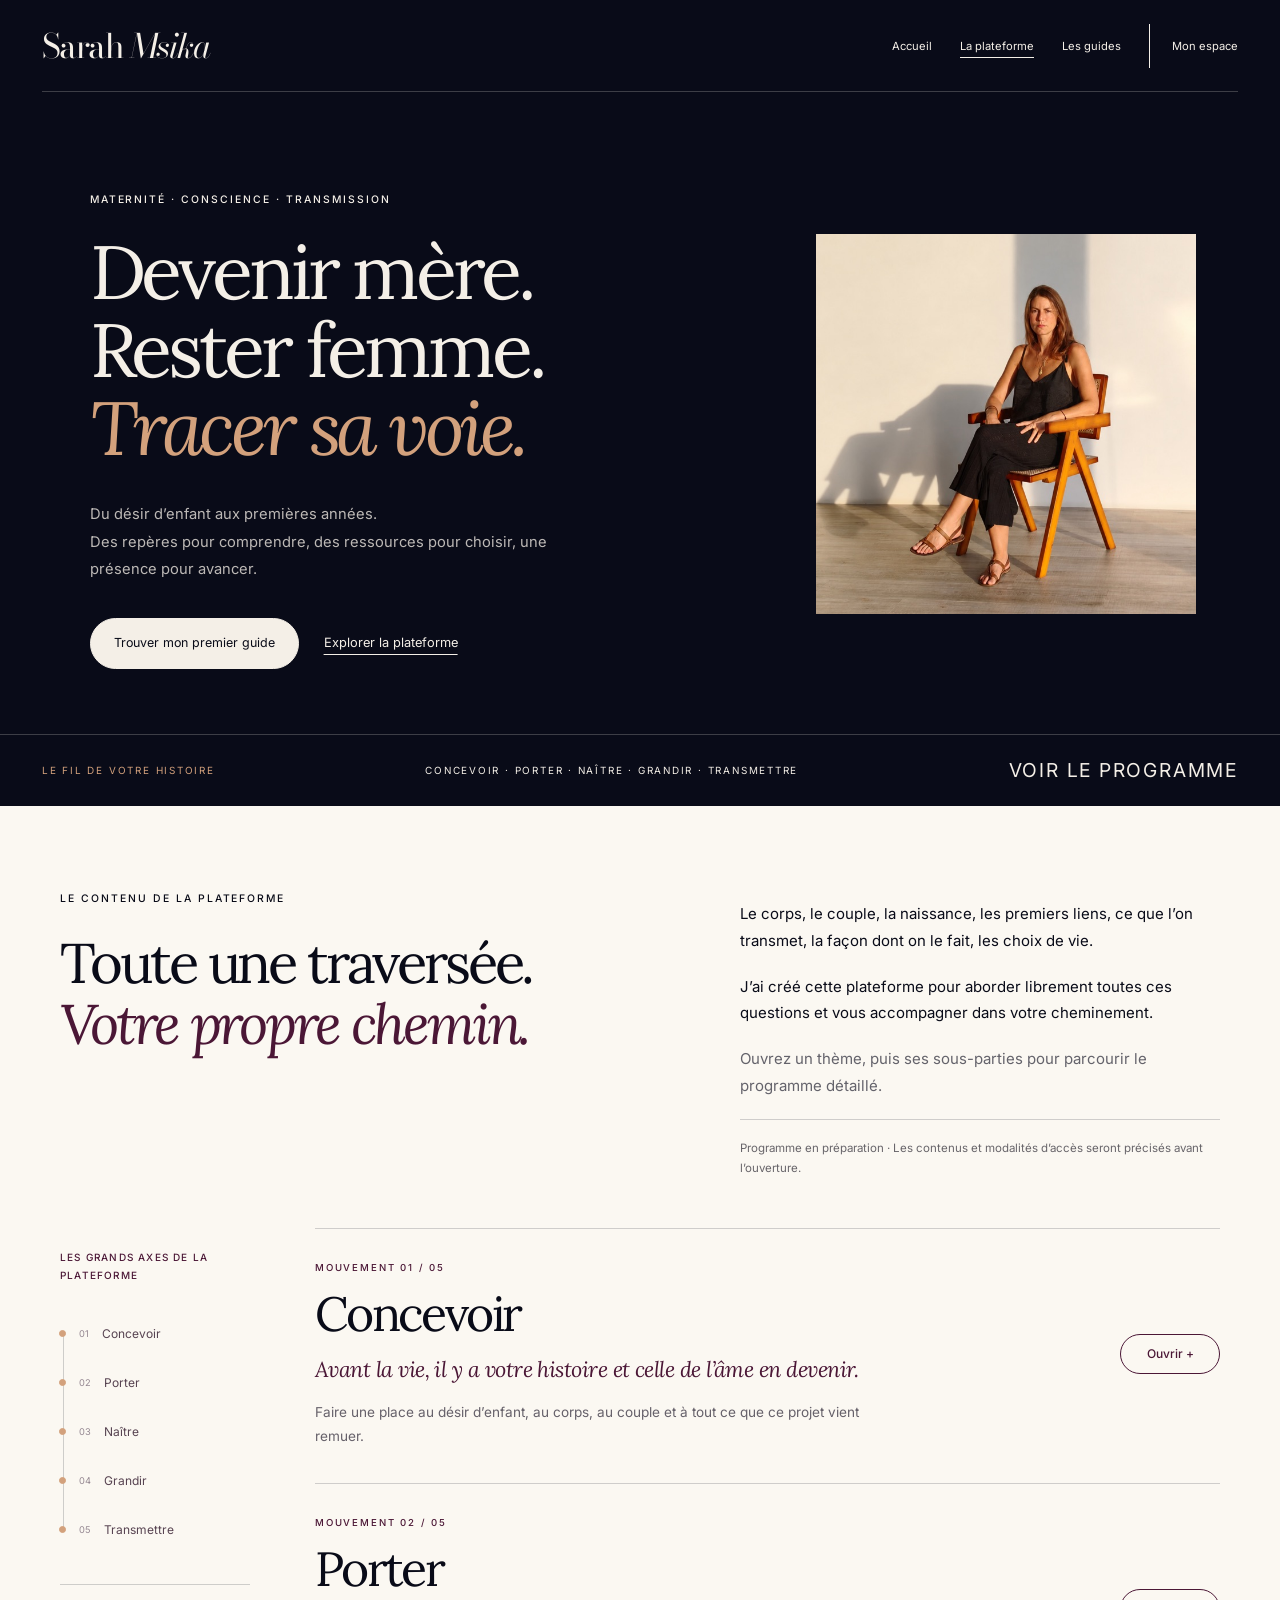
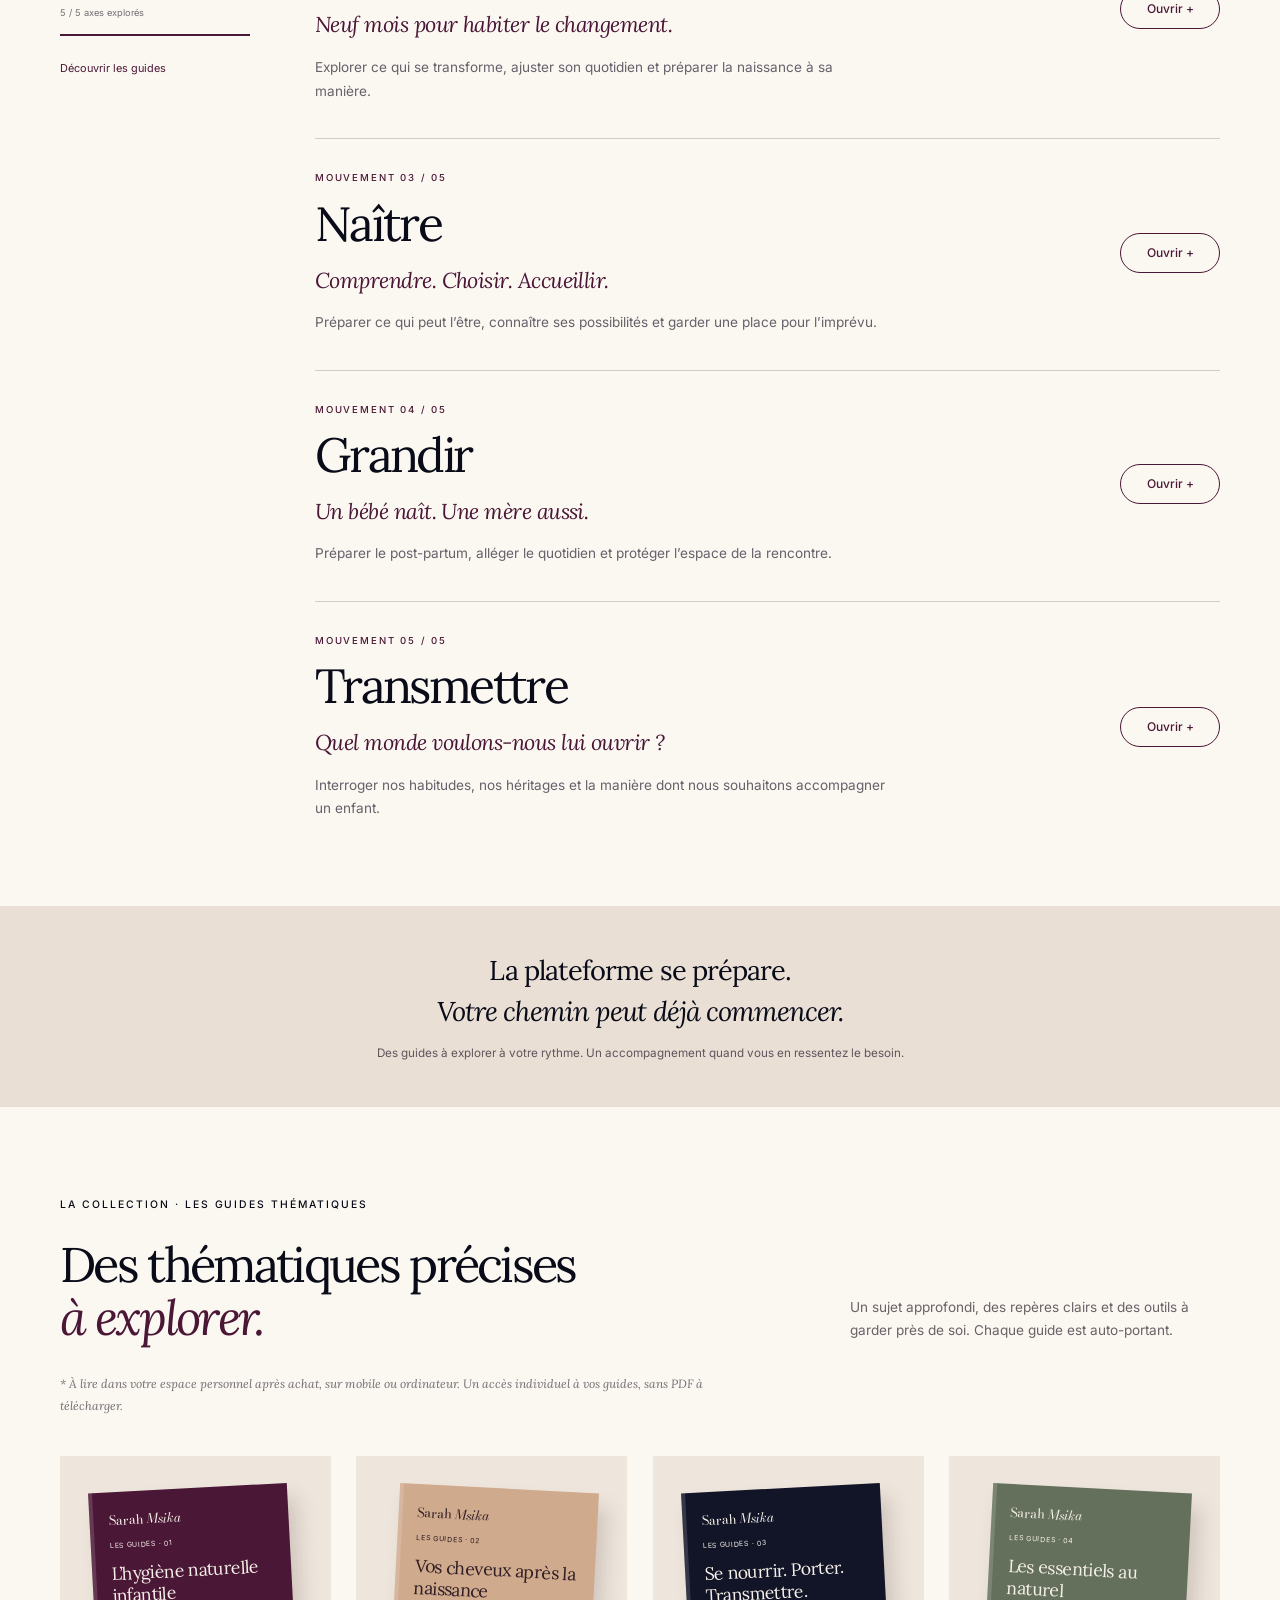
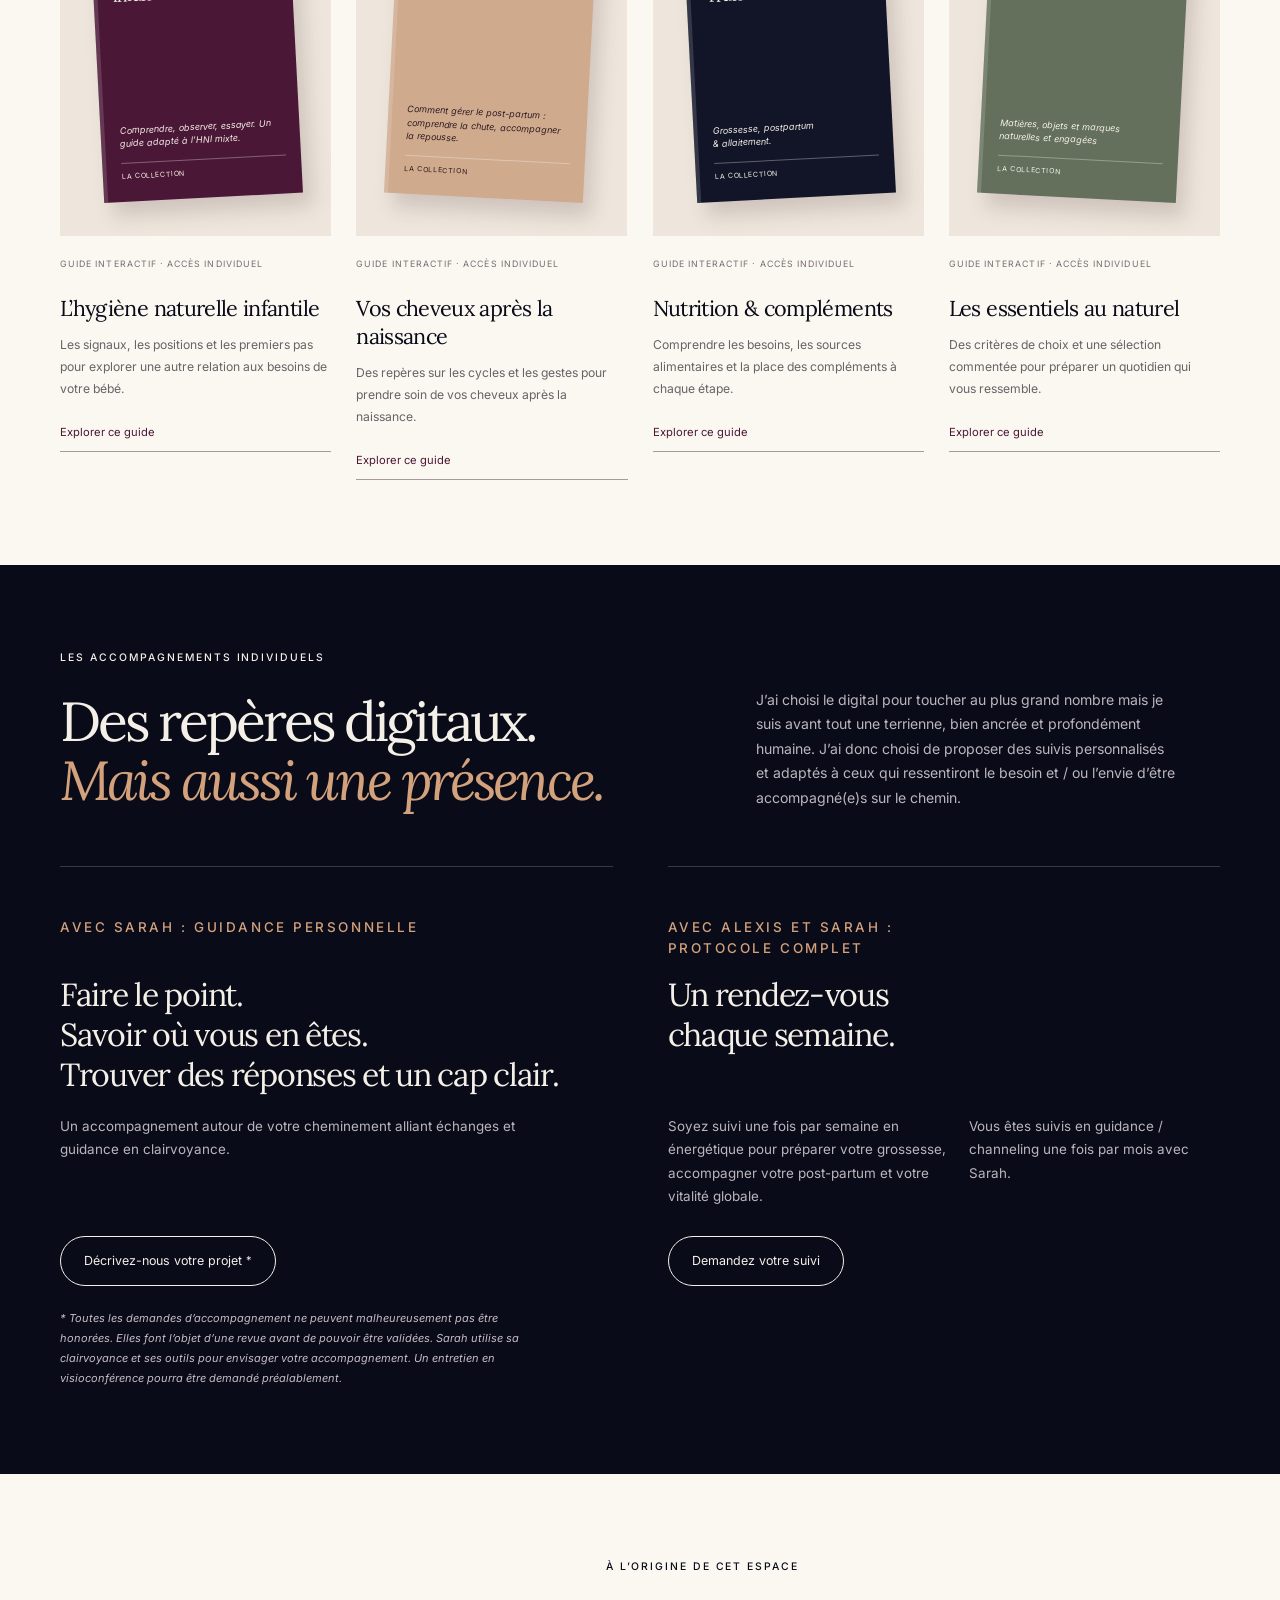
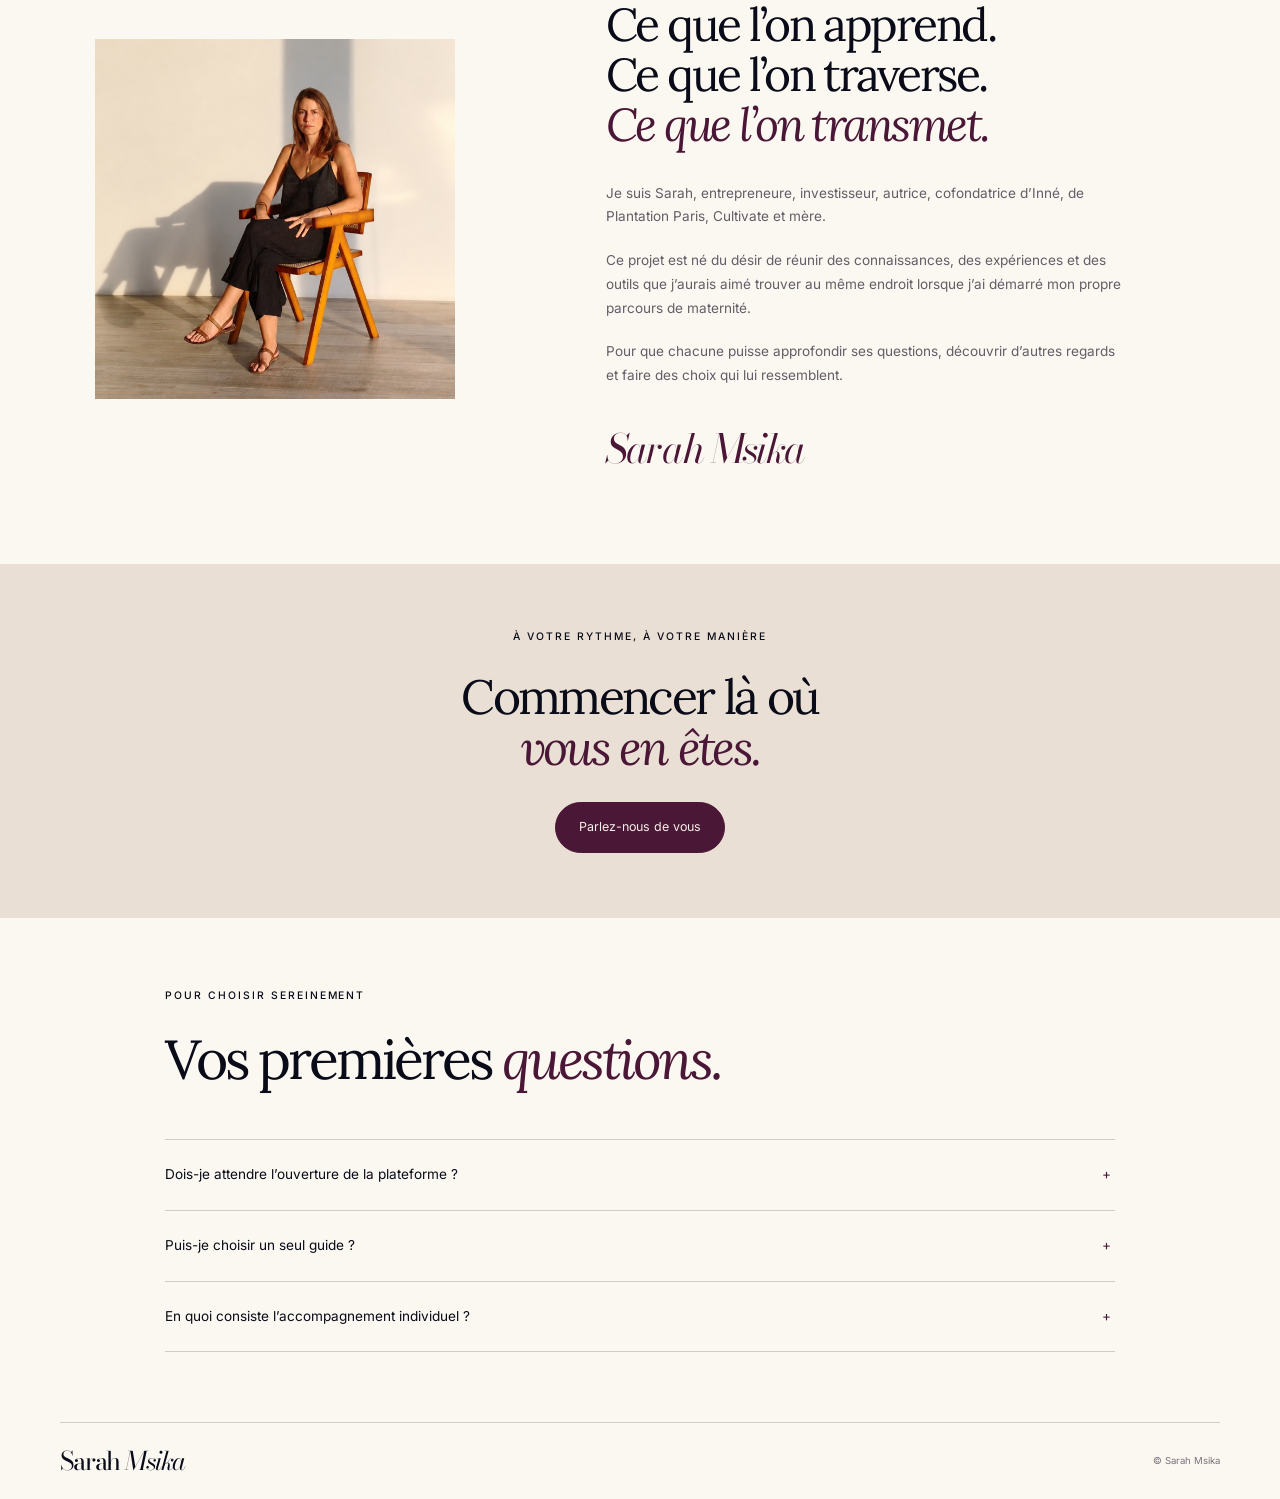
<file: plateforme/index.html>
<!DOCTYPE html>
<html lang="fr"><head><meta charset="utf-8"><meta content="width=device-width, initial-scale=1" name="viewport"><meta name="robots" content="index,follow"><title>La plateforme — Sarah Msika</title><style>:root{--ink:#090b18;--ink-soft:#121528;--ivory:#f4efe7;--paper:#fbf8f2;--skin:#d3a17c;--aubergine:#4b1736;--line-dark:rgba(244,239,231,.22);--line-light:rgba(9,11,24,.18);--serif:"Lora",Georgia,serif;--signature:"Bodoni Moda",Didot,"Times New Roman",serif;--sans:"Inter",Arial,sans-serif}
*{box-sizing:border-box}html{scroll-behavior:smooth;scroll-padding-top:100px}body{margin:0;background:var(--paper);color:var(--ink);font:400 15px/1.75 var(--sans);-webkit-font-smoothing:antialiased}a{color:inherit}button,input,select{font:inherit}button,a{-webkit-tap-highlight-color:transparent}button{cursor:pointer}img{display:block;max-width:100%;object-fit:cover}h1,h2,h3,p,figure{margin:0}h1,h2,h3{font-weight:400}h1,h2{font-family:var(--serif);letter-spacing:-.055em;line-height:1.08}h2{font-size:clamp(2.7rem,4.3vw,4.7rem)}h2 em{color:var(--aubergine);font-weight:400}p+p{margin-top:20px}.wrap{width:min(1320px,calc(100% - 120px));margin:auto}.eyebrow{display:block;font:500 .65rem/1.6 var(--sans);text-transform:uppercase;letter-spacing:.19em;margin-bottom:25px}.muted{color:#64636b}.button{display:inline-flex;align-items:center;justify-content:space-between;gap:30px;padding:15px 23px;border:1px solid currentColor;border-radius:999px;text-decoration:none;font-size:.78rem;line-height:1.5;transition:background .2s,color .2s}.button.filled{background:var(--ivory);color:var(--ink);border-color:var(--ivory)}.button.filled:hover{background:var(--skin);border-color:var(--skin)}.text-link{display:inline-block;text-underline-offset:7px;font-size:.8rem}.skip{position:fixed;top:-100px;left:20px;z-index:100;padding:12px;background:var(--paper)}.skip:focus{top:8px}:focus-visible{outline:2px solid var(--skin);outline-offset:5px}.reading-progress{position:fixed;top:0;left:0;width:100%;height:3px;z-index:50;background:transparent;pointer-events:none}.reading-progress span{display:block;width:100%;height:100%;background:var(--skin);transform:scaleX(var(--read,0));transform-origin:left}
.header{position:absolute;top:0;left:0;right:0;z-index:10;height:92px;padding:0 42px;display:flex;align-items:center;justify-content:space-between;color:var(--ivory)}.header:after{content:"";position:absolute;bottom:0;left:42px;right:42px;height:1px;background:var(--line-dark)}.brand{font-family:var(--signature);font-size:2.1rem;line-height:1;letter-spacing:-.045em;text-decoration:none;white-space:nowrap}.header nav{display:flex;gap:32px;align-items:center;font-size:.7rem}.header nav a{text-decoration:none}.header nav a:hover{text-decoration:underline;text-underline-offset:6px}.header-cta{border:1px solid rgba(244,239,231,.5);padding:9px 17px;border-radius:999px}.header-cta span{margin-left:15px}
.hero{display:grid;grid-template-columns:1.14fr .86fr;background:var(--ink);color:var(--ivory);padding-top:92px;min-height:800px}.hero-copy{padding:80px 4vw 65px max(60px,7vw)}.hero h1{font-size:clamp(3.9rem,6vw,7rem);line-height:1.03}.hero h1 em{color:var(--skin);font-weight:400}.hero-intro{margin-top:35px;max-width:500px;color:rgba(244,239,231,.76);font-size:.92rem;line-height:1.85}.hero-actions{display:flex;flex-wrap:wrap;align-items:center;gap:25px;margin-top:35px}.availability{font-size:.66rem;color:#c1bdbb;margin-top:29px;display:flex;align-items:center;gap:10px}.availability span{width:5px;height:5px;background:var(--skin);border-radius:50%}.hero-photo{margin:40px 42px 38px 10px;position:relative;min-height:500px;background:#d7cabb;overflow:hidden}.hero-photo img{width:100%;height:100%;position:absolute;object-position:50% 38%;filter:saturate(.75) contrast(.98)}.hero-photo figcaption{position:absolute;bottom:22px;left:22px;right:22px;color:white;text-shadow:0 1px 8px #000;font-size:.6rem;text-transform:uppercase;letter-spacing:.16em}.hero-foot{grid-column:1/-1;border-top:1px solid var(--line-dark);display:flex;justify-content:space-between;align-items:center;gap:20px;padding:19px 42px;font-size:.62rem;letter-spacing:.12em;text-transform:uppercase}.hero-foot a{text-decoration:none;font-size:1.2rem}.hero-foot>span:first-child{color:var(--skin)}
.intro{display:grid;grid-template-columns:1fr .85fr;gap:10%;padding-top:115px;padding-bottom:100px}.intro>div:last-child{padding-top:43px;max-width:500px}.programme-note{font-size:.72rem;padding-top:18px;border-top:1px solid var(--line-light);color:#68656a}.programme-layout{display:grid;grid-template-columns:190px minmax(0,1fr);gap:65px;align-items:start}.tracker{position:sticky;top:60px;padding-top:20px;z-index:8}.tracker nav>.eyebrow{font-size:.57rem;color:#77717a}.tracker-links{position:relative;padding-left:19px}.tracker-links:before{content:"";position:absolute;top:22px;bottom:22px;left:3px;width:1px;background:var(--line-light)}.tracker-links a{position:relative;display:flex;align-items:center;gap:13px;min-height:49px;text-decoration:none;font-size:.75rem;color:#77717a;transition:color .2s}.tracker-links a>span{font-size:.58rem;color:#958892}.tracker-links i{position:absolute;left:-20px;top:21px;width:7px;height:7px;border-radius:50%;background:var(--paper);border:1px solid #ada3aa}.tracker-links a[aria-current="step"]{color:var(--aubergine);font-weight:500}.tracker-links a[aria-current="step"] i{background:var(--aubergine);border-color:var(--aubergine);box-shadow:0 0 0 4px #4b173610}.tracker-links a.visited:not([aria-current="step"]) i{background:var(--skin);border-color:var(--skin)}.tracker-bottom{margin-top:30px;padding-top:20px;border-top:1px solid var(--line-light);font-size:.58rem;color:#736a72}.mini-progress{height:2px;background:#e5dde0;margin:13px 0 23px}.mini-progress span{display:block;background:var(--aubergine);height:100%;width:var(--explored,0%);transition:width .4s}.tracker-bottom a{font-size:.68rem;text-decoration:none;color:var(--aubergine)}
.chapter-section{padding:40px 0 70px;border-top:1px solid var(--line-light);scroll-margin-top:35px}.chapter-section+.chapter-section{padding-top:60px}.chapter-heading{display:grid;grid-template-columns:1fr}.chapter-title{max-width:680px}.chapter-title .eyebrow{color:var(--aubergine);margin-bottom:20px;font-size:.6rem}.chapter-title h2{font-size:clamp(3.5rem,5.5vw,5.7rem);margin-bottom:25px}.chapter-tag{font-family:var(--serif);font-style:italic;font-size:1.35rem;letter-spacing:-.025em;color:var(--aubergine);line-height:1.5}.chapter-title>p:last-child{color:#66616a;font-size:.85rem;max-width:580px;margin-top:15px}.chapter-content{margin-top:40px}.chapter-tools{display:flex;align-items:center;justify-content:space-between;gap:20px;font-size:.59rem;letter-spacing:.08em;text-transform:uppercase;color:#716a73;padding-bottom:16px}.expand-all{background:none;border:0;padding:8px 0;color:var(--aubergine);text-transform:uppercase;letter-spacing:.06em;font-size:.59rem}.expand-all span{margin-left:15px}.module{border-top:1px solid var(--line-light)}.module:last-child{border-bottom:1px solid var(--line-light)}summary{cursor:pointer;list-style:none}summary::-webkit-details-marker{display:none}.module summary{display:flex;gap:22px;align-items:center;padding:24px 0}.module-index{font-size:.55rem;align-self:flex-start;padding-top:6px;color:#897e86;min-width:30px}.module-title{font-family:var(--serif);font-size:clamp(1.1rem,1.7vw,1.5rem);letter-spacing:-.03em;line-height:1.45}.module-title small{display:block;font:400 .59rem/1.5 var(--sans);letter-spacing:.04em;margin-top:8px;color:#77717a}.plus{display:block;position:relative;flex:0 0 16px;width:16px;height:16px;margin-left:auto}.plus:before,.plus:after{content:"";position:absolute;top:7px;left:0;width:16px;height:1px;background:var(--aubergine);transition:transform .2s}.plus:after{transform:rotate(90deg)}details[open] .plus:after{transform:rotate(0)}.module[open]{background:linear-gradient(to right,transparent,#f1e8e845,transparent)}.module[open] .module-title{color:var(--aubergine)}.module-body{padding:0 24px 30px 52px;font-size:.8rem;max-width:900px}.module-body>p{max-width:640px;margin:0 0 24px;color:#5b535e}.module-columns{display:grid;grid-template-columns:1.45fr 1fr;gap:38px}.module-columns h4{font:500 .56rem/1.6 var(--sans);text-transform:uppercase;letter-spacing:.11em;margin:0 0 12px}.module-columns ul{padding:0 0 0 15px;margin:0}.module-columns li{padding-left:3px;margin-bottom:8px}.module-columns li::marker{color:var(--skin)}.module-columns aside{border-left:1px solid var(--line-light);padding-left:26px}.module-columns aside p{font-family:var(--serif);font-size:1rem;line-height:1.6;color:var(--aubergine)}.chapter-next{display:flex;gap:22px;justify-content:flex-end;margin-top:26px;font-size:.65rem;text-decoration:none;color:var(--aubergine)}
.resources{margin-top:40px;background:var(--ink);color:var(--ivory);padding:100px 0}.section-head{max-width:850px}.section-head h2 em{color:var(--skin)}.section-head>p:last-child{max-width:580px;color:#b9b7bd;font-size:.86rem;margin-top:30px}.formats{display:grid;grid-template-columns:repeat(4,1fr);margin-top:65px}.formats article{padding:0 27px;border-left:1px solid var(--line-dark)}.formats article:first-child{padding-left:0;border:0}.formats article:last-child{padding-right:0}.formats article>span{font-size:.56rem;text-transform:uppercase;letter-spacing:.09em;color:var(--skin)}.formats h3{font:400 1.7rem/1.3 var(--serif);letter-spacing:-.04em;margin:20px 0}.formats p{font-size:.77rem;line-height:1.85;color:#c1bfc4}.author{display:grid;grid-template-columns:.7fr 1fr;gap:10%;padding-top:110px;padding-bottom:110px;align-items:center}.author img{width:100%;height:540px;object-position:50% 42%;filter:saturate(.8)}.author h2{font-size:clamp(2.7rem,3.6vw,4rem);margin-bottom:32px}.author p:not(.eyebrow){max-width:520px;font-size:.85rem;color:#645d67}.author .text-link{margin-top:30px;color:var(--aubergine)}
.signup-note{font-size:.72rem;line-height:1.8;color:#6b616b;margin-top:25px;max-width:450px}.presale-steps{border-top:1px solid var(--line-light);padding-top:22px;margin-top:32px;font-size:.7rem}.presale-steps p+p{margin-top:12px}.presale-steps span{color:var(--aubergine);margin-right:18px;font-size:.6rem}.faq{padding-top:95px;padding-bottom:100px;max-width:950px}.faq h2{margin-bottom:50px}.faq details{border-top:1px solid var(--line-light)}.faq details:last-child{border-bottom:1px solid var(--line-light)}.faq summary{font-size:.85rem;padding:23px 35px 23px 0;position:relative}.faq summary:after{content:'+';position:absolute;right:4px;color:var(--aubergine)}.faq details[open] summary:after{content:'−'}.faq details p{font-size:.8rem;color:#625969;padding:0 35px 24px 0;max-width:700px}.footer{display:flex;align-items:center;gap:32px;border-top:1px solid var(--line-light);padding-top:30px;padding-bottom:35px}.footer .brand{font-size:1.6rem}.footer>span{font-size:.6rem;color:#7c717b}.footer nav{margin-left:auto;display:flex;gap:22px;align-items:center;font-size:.64rem}.footer nav a{text-decoration:none}
@media(min-width:1600px){.hero{min-height:900px}.hero-copy{padding-top:110px}}
@media(max-width:1100px){.wrap{width:calc(100% - 72px)}.programme-layout{grid-template-columns:150px minmax(0,1fr);gap:40px}.hero-copy{padding:65px 35px 55px}.hero h1{font-size:4.6rem}.hero-photo{margin-right:32px}.hero-actions{gap:20px}.intro{gap:7%}.formats article{padding:0 18px}.author{gap:7%}.signup-grid{gap:7%}}
@media(max-width:800px){html{scroll-padding-top:95px}.wrap{width:calc(100% - 40px)}.header{height:76px;padding:0 20px}.header:after{left:20px;right:20px}.brand{font-size:1.7rem}.header nav{gap:18px}.header nav>a:not(.header-cta){display:none}.header-cta{font-size:.64rem;padding:8px 13px}.hero{padding-top:76px;min-height:0;grid-template-columns:1fr}.hero-copy{padding:55px 24px 38px}.hero h1{font-size:clamp(3.5rem,11.7vw,5.8rem)}.hero-intro{font-size:.86rem;margin-top:28px;max-width:470px}.hero-actions{gap:22px;margin-top:27px}.availability{font-size:.59rem;margin-top:25px}.hero-photo{margin:0 24px 30px;min-height:0;height:340px}.hero-photo img{object-position:50% 36%}.hero-foot{padding:17px 24px;font-size:.49rem;letter-spacing:.04em;gap:16px}.hero-foot>span:nth-child(2){max-width:240px}.intro{padding:65px 0 45px;grid-template-columns:1fr;gap:28px}.intro h2{font-size:2.9rem}.intro>div:last-child{padding:0;max-width:100%}.intro p{font-size:.85rem}.intro .programme-note{font-size:.68rem}.programme-layout{display:block}.tracker{position:sticky;top:0;background:var(--paper);margin:0 -20px;padding:12px 12px 8px;border-bottom:1px solid var(--line-light);box-shadow:0 6px 12px #090b1806}.tracker nav>.eyebrow,.tracker-bottom{display:none}.tracker-links{display:flex;padding:0;justify-content:space-between;gap:4px}.tracker-links:before{display:none}.tracker-links a{display:flex;flex-direction:column;gap:3px;min-height:44px;font-size:.61rem;flex:1;justify-content:center;padding:3px 1px}.tracker-links a>span{font-size:.5rem}.tracker-links i{display:none}.tracker-links a[aria-current="step"]:after{content:'';position:absolute;bottom:-8px;left:10%;right:10%;height:2px;background:var(--aubergine)}.chapter-section{scroll-margin-top:90px;padding:42px 0 48px}.chapter-section:first-child{border-top:0}.chapter-section+.chapter-section{padding-top:42px}.chapter-title h2{font-size:3.6rem;margin-bottom:20px}.chapter-title .eyebrow{font-size:.55rem;margin-bottom:16px}.chapter-tag{font-size:1.16rem}.chapter-title>p:last-child{font-size:.82rem}.chapter-content{margin-top:28px}.chapter-tools{font-size:.52rem}.expand-all{font-size:.52rem}.module summary{padding:22px 0;gap:13px}.module-index{font-size:.5rem;min-width:25px;padding-top:5px}.module-title{font-size:1.13rem}.module-title small{font-size:.53rem}.module-body{padding:0 10px 26px 38px;font-size:.77rem}.module-columns{grid-template-columns:1fr;gap:22px}.module-columns aside{padding-left:17px}.module-columns aside p{font-size:.93rem}.resources{margin-top:0;padding:65px 0}.section-head h2{font-size:2.75rem}.formats{grid-template-columns:1fr 1fr;gap:35px 25px;margin-top:45px}.formats article{padding:20px 0 0;border:0;border-top:1px solid var(--line-dark)}.formats article:first-child{border-top:1px solid var(--line-dark);padding-top:20px}.formats h3{font-size:1.5rem;margin:13px 0}.formats p{font-size:.73rem}.formats article>span{font-size:.5rem}.author{padding-top:65px;padding-bottom:65px;grid-template-columns:1fr;gap:40px}.author img{height:420px;max-width:440px;object-position:50% 35%}.author h2{font-size:2.8rem}.signup{padding:65px 0!important}.signup-grid{grid-template-columns:1fr!important;gap:45px!important}.signup h2{font-size:3.5rem!important}.signup-intro{font-size:.85rem}.form-row{grid-template-columns:1fr!important;gap:0!important}.faq{padding-top:65px;padding-bottom:65px}.faq h2{font-size:2.6rem;margin-bottom:33px}.faq summary{font-size:.8rem}.footer{flex-wrap:wrap;gap:22px;padding-bottom:27px}.footer nav{margin:0;flex-basis:100%;justify-content:space-between;gap:16px}.footer>span{margin-left:auto}.cookie-banner{z-index:60}.signup .form-submit{min-width:0;width:100%;font-size:.73rem}.signup .consent{font-size:.68rem}}
@media(prefers-reduced-motion:reduce){html{scroll-behavior:auto}*,*:before,*:after{transition:none!important;animation:none!important}}

.arrow{display:inline-block;width:16px;height:16px;vertical-align:middle;margin-left:7px;flex-shrink:0}

[hidden]{display:none!important}.review{background:#e3c4b0;color:#291c21;text-align:center;padding:7px 15px;font-size:10px;letter-spacing:.07em}.header{top:31px}.hero{min-height:730px}.hero-copy{padding-top:68px}.hero h1{font-size:clamp(3.8rem,5.9vw,6.5rem)}.hero-photo{margin-top:25px}.hero-foot{letter-spacing:.18em}.intro{padding-top:85px;padding-bottom:50px}.intro>div:last-child{padding-top:10px}.intro h2{font-size:3.5rem}.programme-layout{padding-bottom:55px}.chapter-section{padding-bottom:20px}.chapter-title h2{font-size:3.8rem}.chapter-content{margin-top:25px}.chapter-title .eyebrow{margin-bottom:12px}.module summary{padding:18px 0}.chapter-title>p:last-child{max-width:650px}.chapter-next{display:none}.tracker{position:sticky;top:30px}.chapter-section{scroll-margin-top:25px}.bridge{background:#e9dfd5;text-align:center;padding:44px 24px}.bridge p{font:400 1.7rem/1.5 var(--serif);letter-spacing:-.035em}.bridge span{font:400 .73rem/1.6 var(--sans);display:block;margin-top:12px;color:#61545b}.shop{padding:90px 0 85px}.shop-heading{display:flex;justify-content:space-between;align-items:end;gap:40px;margin-bottom:45px}.shop-heading h2{font-size:3.7rem}.shop-heading>p{max-width:370px;font-size:.85rem;color:#6b6167}.products{display:grid;grid-template-columns:repeat(4,1fr);gap:25px}.product{min-width:0}.cover-space{height:335px;background:#eee6dc;display:flex;align-items:center;justify-content:center;position:relative;overflow:hidden}.cover{width:72%;height:285px;background:#4b1736;color:#f4efe7;box-shadow:9px 14px 19px #39262c2b;transform:rotate(-5deg);padding:22px 17px;display:flex;flex-direction:column;border-left:4px solid #ffffff25;position:relative;transition:transform .35s}.product:nth-child(even) .cover{transform:rotate(5deg)}.product:hover .cover{transform:rotate(0) translateY(-6px)}.cover span{font:400 14px var(--signature)}.cover small{text-transform:uppercase;letter-spacing:.1em;font-size:7px;margin-top:23px}.cover h3{font:400 27px/1.15 var(--serif);letter-spacing:-.04em;margin-top:12px}.cover em{font-size:11px;line-height:1.5;margin-top:12px;max-width:130px}.cover b{font-weight:400;margin-top:auto;font-size:7px;letter-spacing:.12em;text-transform:uppercase;border-top:1px solid #ffffff50;padding-top:12px}.product:nth-child(2) .cover{background:#cfaa8d;color:#301d25}.product:nth-child(3) .cover{background:#121528}.product:nth-child(4) .cover{background:#64705b}.product h3.title{font:400 1.35rem/1.3 var(--serif);letter-spacing:-.03em;margin:22px 0 12px}.product p{font-size:.76rem;color:#6b6167;line-height:1.8}.product button{border:0;border-bottom:1px solid #a69a9f;background:transparent;padding:13px 0 9px;color:var(--aubergine);font-size:.7rem;display:flex;justify-content:space-between;width:100%;margin-top:10px}.edition{font-size:.55rem;letter-spacing:.12em;text-transform:uppercase;color:#796b72;margin-top:20px}.care{background:var(--ink);color:var(--ivory);padding:85px 0}.care h2 em{color:var(--skin)}.care-head{display:grid;grid-template-columns:1fr .8fr;gap:10%;align-items:end}.care-head p:last-child{font-size:.88rem;color:#bbb5bc;max-width:420px}.care-options{display:grid;grid-template-columns:1fr 1fr;gap:55px;margin-top:55px}.care-option{padding:30px 0 0;border-top:1px solid #ffffff30}.care-option .eyebrow{color:var(--skin);margin-bottom:15px}.care-option h3{font:400 2rem/1.25 var(--serif);letter-spacing:-.04em}.care-option p{font-size:.84rem;color:#bbb5bc;max-width:460px;margin-top:20px}.care-option button{margin-top:27px;background:transparent;color:var(--ivory)}.care-option small{display:block;font-size:.67rem;color:var(--skin);margin-top:20px}.author{padding-top:85px;padding-bottom:85px}.author img{height:500px}.signature{font:italic 2.5rem var(--signature);color:var(--aubergine);margin-top:30px}.finish{padding:65px 25px;text-align:center;background:#e9dfd5}.finish h2{font-size:3rem}.finish .button{margin-top:28px;background:var(--aubergine);color:var(--ivory);border-color:var(--aubergine)}.faq{padding-top:70px;padding-bottom:70px}.footer{padding-top:25px;padding-bottom:25px}.footer>span{margin-left:auto}dialog{width:min(680px,calc(100% - 28px));max-height:90vh;border:0;padding:45px;background:var(--paper);color:var(--ink)}dialog::backdrop{background:#090b18b5;backdrop-filter:blur(4px)}dialog h2{font-size:2.8rem;margin:12px 0 24px}dialog .close{position:absolute;top:12px;right:16px;border:0;background:none;font-size:25px;color:var(--aubergine)}dialog p{font-size:.88rem;line-height:1.9;color:#625661}dialog ul{padding-left:18px;font-size:.85rem;line-height:2}dialog .preview-notice{padding:18px;background:#ece2d9;margin-top:25px;font-size:.75rem}dialog .eyebrow{margin-bottom:12px}.mobile-jump{display:none}
@media(max-width:800px){.header{top:31px}.hero{padding-top:76px}.hero-copy{padding-top:45px}.hero h1{font-size:clamp(2.4rem,10vw,3rem)}.hero-photo{height:310px}.hero-foot{letter-spacing:.04em}.hero-intro{font-size:.84rem}.hero-actions .button{font-size:.73rem}.hero-actions{gap:17px}.intro{padding-top:55px;padding-bottom:30px}.intro h2,.shop-heading h2{font-size:2.7rem}.programme-layout{padding-bottom:30px}.tracker{top:0}.chapter-title h2{font-size:3.2rem}.bridge p{font-size:1.4rem}.shop{padding:55px 0}.shop-heading{display:block;margin-bottom:30px}.shop-heading>p{margin-top:25px}.products{grid-template-columns:1fr 1fr;gap:30px 16px}.cover-space{height:270px}.cover{width:80%;height:230px;padding:15px 12px}.cover h3{font-size:21px}.cover small{font-size:6px;margin-top:15px}.cover em{font-size:9px}.cover span{font-size:12px}.cover b{font-size:6px}.product h3.title{font-size:1.15rem;margin-top:16px}.product p{font-size:.73rem}.product button{font-size:.65rem}.edition{font-size:.48rem;letter-spacing:.06em}.care{padding:55px 0}.care-head{display:block}.care-head h2{font-size:2.8rem}.care-head>p{margin-top:25px}.care-options{grid-template-columns:1fr;gap:35px;margin-top:35px}.care-option h3{font-size:1.8rem}.author{padding-top:55px;padding-bottom:55px}.author img{height:360px}.finish h2{font-size:2.4rem}.faq h2{font-size:2.5rem}.header nav{gap:0}.header-cta{font-size:.6rem}.hero-foot>span:first-child{display:none}.review{font-size:7px;padding:8px 4px;height:31px;white-space:nowrap}.hero-foot{justify-content:center}.footer{justify-content:space-between}.footer>span{font-size:.55rem}.tracker-bottom{display:block;margin:6px 8px 0;padding-top:6px;border:0}.tracker-bottom .mini-progress{margin:5px 0}.tracker-bottom a{display:none}.tracker-links a{font-size:.6rem}.tracker-links a[aria-current=step]:after{bottom:0}.tracker-bottom #explored-count{font-size:.5rem}.chapter-section{scroll-margin-top:115px}dialog{padding:35px 25px}dialog h2{font-size:2.1rem}.shop-heading .eyebrow{font-size:.56rem}}

.brand,.signature{font-family:var(--signature);font-weight:400;letter-spacing:-.045em;text-decoration:none!important}.brand em,.signature i{font-style:italic}
</style><style>
.movement>summary{display:flex;align-items:center;justify-content:space-between;gap:24px;padding:6px 0 20px;cursor:pointer}.movement>summary:hover h2{color:var(--aubergine)}.movement-toggle{font:400 10px/1.5 var(--sans);color:var(--aubergine);white-space:nowrap;border-bottom:1px solid #bda9b5;padding-bottom:5px}.movement .chapter-title h2{font-size:3rem;margin-bottom:14px}.movement .chapter-content{margin-top:10px}.chapter-section{padding:25px 0 15px!important}.chapter-title>p:last-child{max-width:570px}.movement[open]{padding-bottom:22px}.cover-space{height:auto;min-height:0;aspect-ratio:1/1.2;padding:24px 15px;overflow:visible}.cover{height:auto;min-height:0;width:83%;aspect-ratio:0.7;padding:20px 15px;display:grid;grid-template-rows:auto auto 1fr auto auto;gap:12px;transform:rotate(-3deg)}.product:nth-child(even) .cover{transform:rotate(3deg)}.cover span{font-size:13px;line-height:1.3}.cover small{font-size:7px;margin:0;line-height:1.5}.cover h3{font-size:clamp(18px,1.75vw,25px);line-height:1.2;margin:0;overflow-wrap:normal;hyphens:auto;align-self:start}.cover em{font-size:10px;line-height:1.4;margin:0;max-width:100%}.cover b{font-size:6px;line-height:1.5;margin:0;padding-top:8px;letter-spacing:.07em;align-self:end}.tracker{top:20px}.programme-layout{padding-bottom:50px}
@media(max-width:800px){.movement>summary{gap:12px}.movement .chapter-title h2{font-size:2.4rem}.movement-toggle{font-size:8px;white-space:normal;min-width:48px}.chapter-title .eyebrow{font-size:8px}.movement .chapter-tag{font-size:1rem}.chapter-title>p:last-child{font-size:12px}.cover-space{padding:18px 7px;aspect-ratio:auto}.cover{width:90%;min-height:240px;padding:15px 10px;gap:9px}.cover h3{font-size:19px;line-height:1.2;letter-spacing:-.04em}.cover em{font-size:9px}.cover span{font-size:12px}.cover small{font-size:6px}.cover b{font-size:6px;letter-spacing:.02em}.tracker{top:0}.chapter-section{scroll-margin-top:110px}.products{gap:30px 14px}}
@media(max-width:360px){.cover h3{font-size:17px}.cover{padding:13px 8px;min-height:230px}}
</style><style>
/* Corrections de relecture — 17 novembre 2026 */
.hero{grid-template-columns:1.2fr .8fr;min-height:0}
.hero-copy{padding-bottom:65px}
.hero-photo{align-self:center;justify-self:center;width:min(380px,calc(100% - 52px));height:auto;aspect-ratio:1;min-height:0;margin:30px 36px 40px 0}
.hero-photo img{object-position:50% 70%;filter:none}
.hero-photo figcaption{font-size:8px;left:16px;right:16px;bottom:14px}
.author{grid-template-columns:minmax(0,.7fr) 1fr}
.author img{width:100%;max-width:360px;height:auto;aspect-ratio:1;object-fit:cover;object-position:50% 70%;filter:none;justify-self:center}
.tracker nav>.eyebrow{font-size:10px;line-height:1.8;letter-spacing:.12em;color:var(--aubergine);max-width:180px}
.tracker-links:after{content:"";position:absolute;left:3px;top:24px;width:2px;height:calc(100% - 48px);background:var(--aubergine);transform:scaleY(var(--chapter-progress,0));transform-origin:top;transition:transform .18s;z-index:-1}
.tracker-links a.visited{color:#574351}.tracker-links a[aria-current="step"]{font-weight:500;color:var(--aubergine)}
.movement-toggle,.expand-all{border:1px solid var(--aubergine);border-radius:999px;padding:10px 16px;font:500 12px/1.5 var(--sans);letter-spacing:0;text-transform:none;background:var(--paper);color:var(--aubergine);white-space:nowrap}
.movement-toggle{min-width:100px;text-align:center;flex-shrink:0}
.movement[open]>.movement-summary .movement-toggle{background:var(--aubergine);color:var(--paper)}
.expand-all{background:var(--aubergine);color:var(--paper);min-height:42px}
.expand-all:hover{background:var(--ink)}.movement>summary:hover .movement-toggle{background:var(--aubergine);color:var(--paper)}
.module summary{gap:16px}.module-title{flex:1}.module-toggle{font:500 11px/1.5 var(--sans);color:var(--aubergine);border-bottom:1px solid #bda9b5;padding:4px 0;margin-left:auto}.module .plus{margin-left:0;flex-basis:12px;width:12px}.module .plus:before,.module .plus:after{width:12px}
.module .plus:after{transform:rotate(90deg)}.module[open]>summary>.plus:after{display:none}
.module:last-child{border-bottom:0}.module[open]{border-bottom:0;background:none}.module-columns aside{border-left:0;padding-left:0}
.module-title small{font-size:10px;letter-spacing:0;line-height:1.6}
.guide-access{display:block;margin:0 0 40px;padding-top:8px;font:italic 12px/1.8 var(--serif);color:#756a71;max-width:690px}
.shop-heading{margin-bottom:22px}.shop-heading h2{font-size:clamp(2.3rem,3.8vw,3.7rem)}
.cover h3{hyphens:none;font-size:clamp(18px,1.6vw,24px)}.cover em{line-height:1.55}
@media(max-width:800px){
.hero{grid-template-columns:1fr}.hero-copy{padding-bottom:36px}.hero-photo{width:min(320px,calc(100% - 48px));height:auto;margin:0 auto 34px;aspect-ratio:1}
.author{grid-template-columns:1fr}.author img{max-width:320px;height:auto;aspect-ratio:1}
.movement>summary{align-items:flex-start;flex-wrap:wrap;gap:16px}.movement .chapter-title{width:100%}.movement-toggle{padding:8px 15px;min-width:96px;font-size:12px}
.module summary{gap:10px;flex-wrap:wrap}.module-title{flex-basis:calc(100% - 42px)}.module-toggle{margin-left:35px}.module .plus{margin-left:0}.module-index{min-width:25px}.module-title small{font-size:9px}.module-body{padding-left:35px}
.chapter-tools{align-items:center;font-size:9px}.expand-all{font-size:11px;padding:9px 14px}.tracker-links:after{display:none}
.cover{min-height:285px}.cover h3{font-size:18px}.cover em{font-size:10px}.guide-access{font-size:11px;margin-bottom:30px}.shop-heading h2{font-size:2.4rem}
}
@media(max-width:370px){.products{grid-template-columns:1fr}.cover-space{max-width:280px;margin:auto}.cover h3{font-size:25px}.cover em{font-size:12px}.cover{min-height:310px}.product{padding-bottom:15px}}
</style><style>
.care-option a.button{margin-top:27px;background:transparent;color:var(--ivory);justify-content:flex-start;gap:12px;max-width:100%}
.care-option a.button>span{margin-left:auto}.care-option a.button:hover{background:var(--ivory);color:var(--ink)}
.care-option a.button sup{font-size:11px;align-self:flex-start;margin-left:-8px}
.care-option p.care-note{font-size:11px;line-height:1.8;color:#c9bdc6;font-style:italic;margin-top:23px;max-width:470px}
.product:nth-child(4) .cover h3{font-size:clamp(18px,1.5vw,23px)}
@media(max-width:800px){.care-option a.button{font-size:12px}.product:nth-child(4) .cover h3{font-size:18px}}
@media(max-width:370px){.product:nth-child(4) .cover h3{font-size:25px}}
</style><style>
/* Ajustements des couvertures et des accompagnements */
.cover-space{container-type:inline-size}
.cover{min-width:0;grid-template-rows:auto auto minmax(min-content,1fr) auto auto;gap:12px;aspect-ratio:auto;min-height:310px}
.cover h3,.product:nth-child(4) .cover h3{font-size:clamp(15px,7.4cqi,23px);line-height:1.2;letter-spacing:-.035em;max-width:100%;min-width:0;overflow-wrap:normal;word-break:normal;hyphens:none}
.cover em{font-size:clamp(9px,3.7cqi,11px);line-height:1.5;min-width:0;max-width:100%}
.cover span,.cover small,.cover b{min-width:0;max-width:100%}
@media(min-width:801px){
 .care-options{grid-template-rows:auto auto 1fr auto auto;column-gap:55px;row-gap:0;align-items:stretch}
 .care-option{display:grid;grid-template-rows:subgrid;grid-row:span 5;align-content:start}
 .care-option>.eyebrow{grid-row:1}.care-option>h3{grid-row:2}
 .care-option>p:not(.eyebrow):not(.care-note){grid-row:3}
 .care-option>a.button{grid-row:4;align-self:start;justify-self:start}
 .care-option>.care-note{grid-row:5}
}
@media(max-width:800px){
 .cover{min-height:280px;gap:10px}
 .cover h3,.product:nth-child(4) .cover h3{font-size:clamp(14px,8cqi,23px)}
 .cover em{font-size:clamp(9px,4.7cqi,12px)}
}
@media(max-width:370px){.cover{min-height:310px}}
</style><style>
/* Les cadres suivent la hauteur réelle des couvertures. */
.cover-space{aspect-ratio:auto;height:auto;min-height:0;padding:32px 16px 38px}
.cover{height:auto;flex-shrink:0}
.cover b{white-space:nowrap;font-size:7px;letter-spacing:.09em}
@media(max-width:800px){.cover-space{aspect-ratio:auto;height:auto;padding:26px 10px 32px}.cover b{font-size:6px}}
</style><style>







.approved-menu{display:flex;align-items:center;gap:28px;font:400 12px "Inter",Arial,sans-serif}.approved-menu a{text-decoration:none;white-space:nowrap}.approved-menu a[aria-current=page]{text-decoration:underline;text-underline-offset:7px}.approved-menu a:last-child{border-left:1px solid currentColor;padding-left:22px}@media(max-width:760px){.nav{flex-wrap:wrap;gap:18px}.approved-menu{gap:16px;flex-wrap:wrap;font-size:11px}.approved-menu a:last-child{padding-left:13px}.header{height:auto;min-height:92px;flex-wrap:wrap;padding:18px 22px;gap:18px}.header nav{gap:16px;font-size:11px}}</style><link href="https://fonts.googleapis.com/css2?family=Bodoni+Moda:ital,opsz,wght@0,6..96,400;1,6..96,400&amp;family=Inter:wght@300;400;500&amp;family=Lora:ital,wght@0,400;0,500;1,400&amp;display=swap" rel="stylesheet"><link rel="canonical" href="https://sarahmsika.com/plateforme/"><style id="persistent-platform-menu">
:root{--site-header-height:92px}
.header{position:fixed;top:0;height:auto;min-height:92px;background:var(--ink);z-index:100;padding:18px 42px;gap:20px}
.header nav.approved-menu{display:flex;gap:28px}
.header nav.approved-menu>a{display:inline-flex;align-items:center;min-height:44px}
.hero{padding-top:var(--site-header-height)}
html{scroll-padding-top:calc(var(--site-header-height) + 24px)}
.tracker{top:calc(var(--site-header-height) + 20px)}
.chapter-section{scroll-margin-top:24px}
@media(max-width:800px){.header{min-height:0;padding:16px 20px 10px;gap:12px}.header nav.approved-menu{width:100%;justify-content:space-between;gap:8px;font-size:12px;flex-wrap:nowrap}.header nav.approved-menu a:last-child{border:0;padding-left:0}.tracker{top:var(--site-header-height)}.chapter-section{scroll-margin-top:90px}}
</style></head><body><div class="review">APERÇU POUR RELECTURE · Offres et contenus en préparation · Aucun achat actif</div><div class="reading-progress"><span></span></div><header class="header"><a class="brand" href="/">Sarah <em>Msika</em></a><nav class="approved-menu" aria-label="Navigation principale"><a href="/">Accueil</a><a href="/plateforme/" aria-current="page">La plateforme</a><a href="/guides/">Les guides</a><a href="/espace/">Mon espace</a></nav></header><main><section class="hero" id="top"><div class="hero-copy"><p class="eyebrow">Maternité · Conscience · Transmission</p><h1>Devenir mère.<br>Rester femme.<br><em>Tracer sa voie.</em></h1><p class="hero-intro">Du désir d’enfant aux premières années.<br>Des repères pour comprendre, des ressources pour choisir, une présence pour avancer.</p><div class="hero-actions"><a class="button filled" href="#guides">Trouver mon premier guide </a><a class="text-link" href="#programme">Explorer la plateforme </a></div></div><figure class="hero-photo"><img alt="Sarah Msika assise dans un fauteuil en bois, dans la lumière du soleil" src="[data-uri]"></figure><div class="hero-foot"><span>Le fil de votre histoire</span><span>Concevoir · Porter · Naître · Grandir · Transmettre</span><a aria-label="Voir le programme" href="#programme">Voir le programme</a></div></section><section class="intro wrap" id="programme"><div><p class="eyebrow">Le contenu de la plateforme</p><h2>Toute une traversée.<br><em>Votre propre chemin.</em></h2></div><div><p>Le corps, le couple, la naissance, les premiers liens, ce que l’on transmet, la façon dont on le fait, les choix de vie.</p><p>J’ai créé cette plateforme pour aborder librement toutes ces questions et vous accompagner dans votre cheminement.</p><p class="muted">Ouvrez un thème, puis ses sous-parties pour parcourir le programme détaillé.</p><p class="programme-note">Programme en préparation · Les contenus et modalités d’accès seront précisés avant l’ouverture.</p></div></section><div class="programme-layout wrap"><aside class="tracker"><nav aria-label="Votre progression dans le programme"><p class="eyebrow">Les grands axes de la plateforme</p><div class="tracker-links"><a data-step="01" href="#concevoir"><span>01</span>Concevoir<i aria-hidden="true"></i></a><a data-step="02" href="#porter"><span>02</span>Porter<i aria-hidden="true"></i></a><a data-step="03" href="#naitre"><span>03</span>Naître<i aria-hidden="true"></i></a><a data-step="04" href="#grandir"><span>04</span>Grandir<i aria-hidden="true"></i></a><a data-step="05" href="#transmettre"><span>05</span>Transmettre<i aria-hidden="true"></i></a></div><div class="tracker-bottom"><span id="explored-count">5 axes à explorer</span><div aria-hidden="true" class="mini-progress"><span></span></div><a data-presale-cta="" href="#guides">Découvrir les guides </a></div></nav></aside><div class="programme-chapters"><section aria-labelledby="title-concevoir" class="chapter-section" id="concevoir"><details class="movement"><summary class="movement-summary"><div class="chapter-title"><span class="eyebrow">Mouvement 01 / 05</span><h2 id="title-concevoir">Concevoir</h2><p class="chapter-tag">Avant la vie, il y a votre histoire et celle de l’âme en devenir.</p><p>Faire une place au désir d’enfant, au corps, au couple et à tout ce que ce projet vient remuer.</p></div><span class="movement-toggle">Ouvrir / fermer</span></summary><div class="chapter-content"><div class="chapter-tools"><span>03 thèmes à explorer</span><button aria-expanded="false" class="expand-all" hidden="" type="button">Tout déplier <span aria-hidden="true">+</span></button></div><details class="module"><summary><span class="module-index">01.01</span><span class="module-title">Un désir, un chemin singulier<small>Vidéos, ressources et guides pratiques</small></span><span class="module-toggle">Ouvrir</span><span aria-hidden="true" class="plus"></span></summary><div class="module-body"><p>D’où vient le désir d’enfant ? Comment se préparer sans transformer la conception en projet de performance ?</p><div class="module-columns"><div><h4>Ce que l’on explorera</h4><ul><li>Le cheminement de Sarah et la naissance de cette plateforme</li><li>Les attentes, les doutes et les intentions</li><li>Préparer son environnement et trouver ses propres repères</li></ul></div><aside><h4>Pour passer au concret</h4><p>Une première invitation à poser vos intentions.</p></aside></div></div></details><details class="module"><summary><span class="module-index">01.02</span><span class="module-title">Le couple, l’intimité, les choix<small>Vidéos, ressources et guides pratiques</small></span><span class="module-toggle">Ouvrir</span><span aria-hidden="true" class="plus"></span></summary><div class="module-body"><p>Ouvrir les conversations dès le début de votre réflexion.</p><div class="module-columns"><div><h4>Ce que l’on explorera</h4><ul><li>Le désir et l’alignement du couple</li><li>La sexualité et les transformations de l’intimité</li><li>La place du partenaire, les attentes et le soutien</li><li>L’autonomie financière et les choix de vie</li></ul></div><aside><h4>Pour passer au concret</h4><p>Des pistes de dialogue à explorer à deux.</p></aside></div></div></details><details class="module"><summary><span class="module-index">01.03</span><span class="module-title">La fausse couche : traverser et se reconstruire<small>Vidéos, ressources et guides pratiques</small></span><span class="module-toggle">Ouvrir</span><span aria-hidden="true" class="plus"></span></summary><div class="module-body"><p>Donner une place à une expérience encore trop souvent tue, dans ses dimensions corporelles, émotionnelles et intimes.</p><div class="module-columns"><div><h4>Ce que l’on explorera</h4><ul><li>Comprendre ce que l’on traverse et les options d’accompagnement</li><li>Le deuil, le couple et le temps de chacun</li><li>Rituels symboliques, si cette approche vous parle</li><li>Retrouver de la confiance sans s’imposer de calendrier</li></ul></div><aside><h4>Pour passer au concret</h4><p>Des repères pour une traversée singulière.</p></aside></div></div></details></div></details><a class="chapter-next" href="#porter">Continuer vers Porter </a></section><section aria-labelledby="title-porter" class="chapter-section" id="porter"><details class="movement"><summary class="movement-summary"><div class="chapter-title"><span class="eyebrow">Mouvement 02 / 05</span><h2 id="title-porter">Porter</h2><p class="chapter-tag">Neuf mois pour habiter le changement.</p><p>Explorer ce qui se transforme, ajuster son quotidien et préparer la naissance à sa manière.</p></div><span class="movement-toggle">Ouvrir / fermer</span></summary><div class="chapter-content"><div class="chapter-tools"><span>06 thèmes à explorer</span><button aria-expanded="false" class="expand-all" hidden="" type="button">Tout déplier <span aria-hidden="true">+</span></button></div><details class="module"><summary><span class="module-index">02.01</span><span class="module-title">Neuf mois d’âme<small>Vidéos, ressources et guides pratiques</small></span><span class="module-toggle">Ouvrir</span><span aria-hidden="true" class="plus"></span></summary><div class="module-body"><p>Un fil conducteur pour les transformations visibles et celles que l’on ne voit pas.</p><div class="module-columns"><div><h4>Ce que l’on explorera</h4><ul><li>Premier trimestre : fatigue, changements, limites et besoins</li><li>Deuxième trimestre : corps, élan et environnement</li><li>Troisième trimestre : ralentir, nicher, préparer la rencontre</li><li>Le suivi de grossesse et les questions à poser</li></ul></div><aside><h4>Pour passer au concret</h4><p>Une lecture de la grossesse trimestre après trimestre.</p></aside></div></div></details><details class="module"><summary><span class="module-index">02.02</span><span class="module-title">Manger, se nourrir, se faire du bien<small>Vidéos, ressources et guides pratiques</small></span><span class="module-toggle">Ouvrir</span><span aria-hidden="true" class="plus"></span></summary><div class="module-body"><p>Une alimentation consciente qui trouve sa place dans la vraie vie.</p><div class="module-columns"><div><h4>Ce que l’on explorera</h4><ul><li>Les besoins de la grossesse et l’écoute du corps</li><li>Les encas, les envies et l’organisation des repas</li><li>Les compléments : comprendre les questions utiles</li><li>Le regard de l’ayurvéda et ses traditions alimentaires</li></ul></div><aside><h4>Pour passer au concret</h4><p>Un guide alimentation et des repères pratiques.</p></aside></div></div></details><details class="module"><summary><span class="module-index">02.03</span><span class="module-title">Le corps en mouvement<small>Vidéos, ressources et guides pratiques</small></span><span class="module-toggle">Ouvrir</span><span aria-hidden="true" class="plus"></span></summary><div class="module-body"><p>Trouver une relation au mouvement qui accompagne les transformations.</p><div class="module-columns"><div><h4>Ce que l’on explorera</h4><ul><li>Yoga, marche, natation et autres pratiques</li><li>Adapter les activités au fil des trimestres</li><li>Reconnaître ses limites et sortir de la performance</li><li>Préparer une reprise progressive après la naissance</li></ul></div><aside><h4>Pour passer au concret</h4><p>Des repères pour adapter sa pratique.</p></aside></div></div></details><details class="module"><summary><span class="module-index">02.04</span><span class="module-title">Respirer et revenir à soi<small>Vidéos, ressources et guides pratiques</small></span><span class="module-toggle">Ouvrir</span><span aria-hidden="true" class="plus"></span></summary><div class="module-body"><p>Explorer des pratiques de respiration et des temps de présence.</p><div class="module-columns"><div><h4>Ce que l’on explorera</h4><ul><li>Respiration, sensations et régulation du stress</li><li>Découvrir des pratiques douces de pranayama</li><li>Créer un rituel simple au quotidien</li><li>Adaptations et limites pendant la grossesse</li></ul></div><aside><h4>Pour passer au concret</h4><p>Des pratiques guidées et une fiche de respiration.</p></aside></div></div></details><details class="module"><summary><span class="module-index">02.05</span><span class="module-title">S’entourer et choisir ses soins<small>Vidéos, ressources et guides pratiques</small></span><span class="module-toggle">Ouvrir</span><span aria-hidden="true" class="plus"></span></summary><div class="module-body"><p>Comprendre les approches pour décider de ce qui vous correspond.</p><div class="module-columns"><div><h4>Ce que l’on explorera</h4><ul><li>Haptonomie, chant, hypnose, ostéopathie, chiropratique…</li><li>Le bassin et les transformations du corps</li><li>Les approches énergétiques et le transgénérationnel</li><li>Faire la part des expériences, des croyances et des connaissances</li></ul></div><aside><h4>Pour passer au concret</h4><p>Un panorama des approches et des questions pour choisir.</p></aside></div></div></details><details class="module"><summary><span class="module-index">02.06</span><span class="module-title">Intuition, spiritualité et lien au bébé<small>Vidéos, ressources et guides pratiques</small></span><span class="module-toggle">Ouvrir</span><span aria-hidden="true" class="plus"></span></summary><div class="module-body"><p>Faire une place à la dimension intérieure de la grossesse.</p><div class="module-columns"><div><h4>Ce que l’on explorera</h4><ul><li>Le lien au bébé avant la naissance</li><li>Traditions et rituels de passage</li><li>La naissance comme transformation personnelle</li><li>Créer un espace symbolique, selon sa sensibilité</li></ul></div><aside><h4>Pour passer au concret</h4><p>Une méditation guidée et un guide de rituel.</p></aside></div></div></details></div></details><a class="chapter-next" href="#naitre">Continuer vers Naître </a></section><section aria-labelledby="title-naitre" class="chapter-section" id="naitre"><details class="movement"><summary class="movement-summary"><div class="chapter-title"><span class="eyebrow">Mouvement 03 / 05</span><h2 id="title-naitre">Naître</h2><p class="chapter-tag">Comprendre. Choisir. Accueillir.</p><p>Préparer ce qui peut l’être, connaître ses possibilités et garder une place pour l’imprévu.</p></div><span class="movement-toggle">Ouvrir / fermer</span></summary><div class="chapter-content"><div class="chapter-tools"><span>04 thèmes à explorer</span><button aria-expanded="false" class="expand-all" hidden="" type="button">Tout déplier <span aria-hidden="true">+</span></button></div><details class="module"><summary><span class="module-index">03.01</span><span class="module-title">Votre projet de naissance<small>Vidéos, ressources et guides pratiques</small></span><span class="module-toggle">Ouvrir</span><span aria-hidden="true" class="plus"></span></summary><div class="module-body"><p>Mettre des mots sur vos souhaits et construire le dialogue avec les personnes qui vous accompagnent.</p><div class="module-columns"><div><h4>Ce que l’on explorera</h4><ul><li>Lieu, environnement et accompagnement</li><li>Lumière, présence, mouvement et intimité</li><li>La place du partenaire et les relais possibles</li><li>Les priorités, les alternatives et les imprévus</li></ul></div><aside><h4>Pour passer au concret</h4><p>Une trame de projet de naissance à personnaliser.</p></aside></div></div></details><details class="module"><summary><span class="module-index">03.02</span><span class="module-title">La maternité et l’hôpital<small>Vidéos, ressources et guides pratiques</small></span><span class="module-toggle">Ouvrir</span><span aria-hidden="true" class="plus"></span></summary><div class="module-body"><p>Comprendre les pratiques proposées et prendre part aux décisions.</p><div class="module-columns"><div><h4>Ce que l’on explorera</h4><ul><li>Monitoring, péridurale et déclenchement : les sujets à comprendre</li><li>Consentement, information et dialogue</li><li>Ce que l’on peut demander et comment en parler</li><li>Les compétences de l’équipe et les situations qui nécessitent une adaptation</li></ul></div><aside><h4>Pour passer au concret</h4><p>Des questions concrètes pour préparer vos échanges.</p></aside></div></div></details><details class="module"><summary><span class="module-index">03.03</span><span class="module-title">L’accouchement physiologique à la maison<small>Vidéos, ressources et guides pratiques</small></span><span class="module-toggle">Ouvrir</span><span aria-hidden="true" class="plus"></span></summary><div class="module-body"><p>Explorer cette possibilité à travers une expérience vécue et préparer les questions à aborder avec les professionnels qui vous accompagnent.</p><div class="module-columns"><div><h4>Ce que l’on explorera</h4><ul><li>L’expérience de Sarah</li><li>Comment le préparer et ce qu’il faut savoir</li><li>Dessiner votre accouchement de rêve</li><li>Les choses pratiques à anticiper</li></ul></div><aside><h4>Pour passer au concret</h4><p>Un témoignage, des repères de préparation et une liste pratique pour préciser votre projet.</p></aside></div></div></details><details class="module"><summary><span class="module-index">03.04</span><span class="module-title">La rencontre et les premières heures<small>Vidéos, ressources et guides pratiques</small></span><span class="module-toggle">Ouvrir</span><span aria-hidden="true" class="plus"></span></summary><div class="module-body"><p>Penser aussi à ce qui vient juste après.</p><div class="module-columns"><div><h4>Ce que l’on explorera</h4><ul><li>Le premier contact et le peau à peau</li><li>Le cordon, le placenta et les choix à anticiper</li><li>La place du partenaire autour de la naissance</li><li>Accueillir une naissance différente de celle imaginée</li></ul></div><aside><h4>Pour passer au concret</h4><p>Des repères pour préparer les premières heures.</p></aside></div></div></details></div></details><a class="chapter-next" href="#grandir">Continuer vers Grandir </a></section><section aria-labelledby="title-grandir" class="chapter-section" id="grandir"><details class="movement"><summary class="movement-summary"><div class="chapter-title"><span class="eyebrow">Mouvement 04 / 05</span><h2 id="title-grandir">Grandir</h2><p class="chapter-tag">Un bébé naît. Une mère aussi.</p><p>Préparer le post-partum, alléger le quotidien et protéger l’espace de la rencontre.</p></div><span class="movement-toggle">Ouvrir / fermer</span></summary><div class="chapter-content"><div class="chapter-tools"><span>03 thèmes à explorer</span><button aria-expanded="false" class="expand-all" hidden="" type="button">Tout déplier <span aria-hidden="true">+</span></button></div><details class="module"><summary><span class="module-index">04.01</span><span class="module-title">Le quatrième trimestre<small>Vidéos, ressources et guides pratiques</small></span><span class="module-toggle">Ouvrir</span><span aria-hidden="true" class="plus"></span></summary><div class="module-body"><p>Anticiper le soutien dont la mère et le bébé auront besoin.</p><div class="module-columns"><div><h4>Ce que l’on explorera</h4><ul><li>La bulle des premiers jours et le mois d’or</li><li>Repas, visites, tâches et relais : s’organiser avant</li><li>Les transformations du corps et le temps de récupération</li><li>La reprise du mouvement et l’écoute de soi</li></ul></div><aside><h4>Pour passer au concret</h4><p>Une trame d’organisation du post-partum.</p></aside></div></div></details><details class="module"><summary><span class="module-index">04.02</span><span class="module-title">Créer le nid, choisir l’essentiel<small>Vidéos, ressources et guides pratiques</small></span><span class="module-toggle">Ouvrir</span><span aria-hidden="true" class="plus"></span></summary><div class="module-body"><p>Faire des choix utiles, durables et cohérents avec votre manière de vivre.</p><div class="module-columns"><div><h4>Ce que l’on explorera</h4><ul><li>Lumière, matières et environnement du bébé</li><li>Les achats utiles et ceux qui peuvent attendre</li><li>Vêtements : matières, tailles et saisons</li><li>Préparer les achats, les prêts et les dons</li></ul></div><aside><h4>Pour passer au concret</h4><p>Une liste d’essentiels et un tableau pour les vêtements.</p></aside></div></div></details><details class="module"><summary><span class="module-index">04.03</span><span class="module-title">Les premiers liens, les premiers rythmes<small>Vidéos, ressources et guides pratiques</small></span><span class="module-toggle">Ouvrir</span><span aria-hidden="true" class="plus"></span></summary><div class="module-body"><p>Découvrir le quotidien avec un nouveau-né et ajuster ses attentes.</p><div class="module-columns"><div><h4>Ce que l’on explorera</h4><ul><li>Proximité, portage et peau à peau</li><li>Allaitement et alimentation : des sujets à explorer</li><li>Sommeil, rythmes et observation du bébé</li><li>Prendre soin de soi au milieu des premiers gestes</li></ul></div><aside><h4>Pour passer au concret</h4><p>Des ressources pour accompagner les débuts.</p></aside></div></div></details></div></details><a class="chapter-next" href="#transmettre">Continuer vers Transmettre </a></section><section aria-labelledby="title-transmettre" class="chapter-section" id="transmettre"><details class="movement"><summary class="movement-summary"><div class="chapter-title"><span class="eyebrow">Mouvement 05 / 05</span><h2 id="title-transmettre">Transmettre</h2><p class="chapter-tag">Quel monde voulons-nous lui ouvrir ?</p><p>Interroger nos habitudes, nos héritages et la manière dont nous souhaitons accompagner un enfant.</p></div><span class="movement-toggle">Ouvrir / fermer</span></summary><div class="chapter-content"><div class="chapter-tools"><span>04 thèmes à explorer</span><button aria-expanded="false" class="expand-all" hidden="" type="button">Tout déplier <span aria-hidden="true">+</span></button></div><details class="module"><summary><span class="module-index">05.01</span><span class="module-title">Trouver son rythme et son mode de garde<small>Vidéos, ressources et guides pratiques</small></span><span class="module-toggle">Ouvrir</span><span aria-hidden="true" class="plus"></span></summary><div class="module-body"><p>Anticiper une organisation adaptée à l’enfant comme à la famille.</p><div class="module-columns"><div><h4>Ce que l’on explorera</h4><ul><li>Crèche, assistante maternelle et garde à domicile</li><li>Garde partagée et crèche parentale</li><li>Les critères, les questions et la relation de confiance</li><li>Calendrier, budget et organisation familiale</li></ul></div><aside><h4>Pour passer au concret</h4><p>Une grille de questions pour préparer vos rencontres.</p></aside></div></div></details><details class="module"><summary><span class="module-index">05.02</span><span class="module-title">D’autres regards sur l’enfance<small>Vidéos, ressources et guides pratiques</small></span><span class="module-toggle">Ouvrir</span><span aria-hidden="true" class="plus"></span></summary><div class="module-body"><p>Explorer plusieurs pédagogies et en comprendre les intentions.</p><div class="module-columns"><div><h4>Ce que l’on explorera</h4><ul><li>Montessori : autonomie et environnement</li><li>Steiner-Waldorf : rythme et imagination</li><li>RIE et Pikler : observation, respect et motricité libre</li><li>Faire ses choix sans chercher à appliquer un modèle parfait</li></ul></div><aside><h4>Pour passer au concret</h4><p>Des repères pour construire votre propre regard.</p></aside></div></div></details><details class="module"><summary><span class="module-index">05.03</span><span class="module-title">De 0 à 9 mois, un cycle après la naissance<small>Vidéos, ressources et guides pratiques</small></span><span class="module-toggle">Ouvrir</span><span aria-hidden="true" class="plus"></span></summary><div class="module-body"><p>Accompagner les premiers mois en observant votre enfant et en respectant son rythme singulier.</p><div class="module-columns"><div><h4>Ce que l’on explorera</h4><ul><li>Les grandes étapes à anticiper</li><li>Accepter la singularité de votre enfant</li><li>Les jouets utiles et indispensables pour chaque tranche d’âge</li><li>Garder de la conscience en observant votre enfant</li></ul></div><aside><h4>Pour passer au concret</h4><p>Des repères par âge et des pistes d’observation pour ajuster le quotidien.</p></aside></div></div></details><details class="module"><summary><span class="module-index">05.04</span><span class="module-title">Ce que l’on choisit de transmettre<small>Vidéos, ressources et guides pratiques</small></span><span class="module-toggle">Ouvrir</span><span aria-hidden="true" class="plus"></span></summary><div class="module-body"><p>Faire de la parentalité un espace de réflexion et de lien.</p><div class="module-columns"><div><h4>Ce que l’on explorera</h4><ul><li>Valeurs communes et désaccords dans le couple</li><li>Émotions, communication et quotidien</li><li>Traditions, rituels et spiritualité</li><li>Lien au vivant et héritages familiaux</li></ul></div><aside><h4>Pour passer au concret</h4><p>Des pistes de réflexion à faire vivre en famille.</p></aside></div></div></details></div></details><a class="chapter-next" href="#guides">Découvrir les guides </a></section></div></div>
<section class="bridge"><p>La plateforme se prépare.<br><em>Votre chemin peut déjà commencer.</em></p><span>Des guides à explorer à votre rythme. Un accompagnement quand vous en ressentez le besoin.</span></section><section class="shop wrap" id="guides"><div class="shop-heading"><div><p class="eyebrow">La collection · Les guides thématiques</p><h2>Des thématiques précises<br><em>à explorer.</em></h2></div><p>Un sujet approfondi, des repères clairs et des outils à garder près de soi. Chaque guide est auto-portant.</p></div><p class="guide-access">* À lire dans votre espace personnel après achat, sur mobile ou ordinateur. Un accès individuel à vos guides, sans PDF à télécharger.</p><div class="products"><article class="product"><div class="cover-space"><div class="cover"><span>Sarah <i>Msika</i></span><small>Les guides · 01</small><h3>L’hygiène naturelle<br>infantile</h3><em>Comprendre, observer, essayer. Un guide adapté à l’HNI mixte.</em><b>LA COLLECTION</b></div></div><div class="edition">Guide interactif · Accès individuel</div><h3 class="title">L’hygiène naturelle infantile</h3><p>Les signaux, les positions et les premiers pas pour explorer une autre relation aux besoins de votre bébé.</p><button data-offer="HNI">Explorer ce guide <span></span></button></article><article class="product"><div class="cover-space"><div class="cover"><span>Sarah <i>Msika</i></span><small>Les guides · 02</small><h3>Vos cheveux après la naissance</h3><em>Comment gérer le post-partum : comprendre la chute, accompagner la repousse.</em><b>LA COLLECTION</b></div></div><div class="edition">Guide interactif · Accès individuel</div><h3 class="title">Vos cheveux après la naissance</h3><p>Des repères sur les cycles et les gestes pour prendre soin de vos cheveux après la naissance.</p><button data-offer="CHEVEUX">Explorer ce guide <span></span></button></article><article class="product"><div class="cover-space"><div class="cover"><span>Sarah <i>Msika</i></span><small>Les guides · 03</small><h3>Se nourrir. Porter. Transmettre.</h3><em>Grossesse, postpartum<br>&amp; allaitement.</em><b>LA COLLECTION</b></div></div><div class="edition">Guide interactif · Accès individuel</div><h3 class="title">Nutrition &amp; compléments</h3><p>Comprendre les besoins, les sources alimentaires et la place des compléments à chaque étape.</p><button data-offer="NUTRITION">Explorer ce guide <span></span></button></article><article class="product"><div class="cover-space"><div class="cover"><span>Sarah <i>Msika</i></span><small>Les guides · 04</small><h3>Les essentiels au naturel</h3><em>Matières, objets et marques naturelles et engagées</em><b>LA COLLECTION</b></div></div><div class="edition">Guide interactif · Accès individuel</div><h3 class="title">Les essentiels au naturel</h3><p>Des critères de choix et une sélection commentée pour préparer un quotidien qui vous ressemble.</p><button data-offer="ESSENTIELS">Explorer ce guide <span></span></button></article></div></section><section class="care" id="accompagnements"><div class="wrap"><div class="care-head"><div><p class="eyebrow">Les accompagnements individuels</p><h2>Des repères digitaux.<br><em>Mais aussi une présence.</em></h2></div><p>J’ai choisi le digital pour toucher au plus grand nombre mais je suis avant tout une terrienne, bien ancrée et profondément humaine. J’ai donc choisi de proposer des suivis personnalisés et adaptés à ceux qui ressentiront le besoin et / ou l’envie d’être accompagné(e)s sur le chemin.</p></div><div class="care-options"><article class="care-option"><p class="eyebrow">Avec Sarah : guidance personnelle</p><h3>Faire le point.<br>Savoir où vous en êtes.<br>Trouver des réponses et un cap clair.</h3><p>Un accompagnement autour de votre cheminement alliant échanges et guidance en clairvoyance.</p><a class="button" href="mailto:sarah@sarahmsika.com?subject=Mon%20projet%20%E2%80%94%20Guidance%20personnelle" aria-describedby="guidance-note">Décrivez-nous votre projet <sup>*</sup></a><p class="care-note" id="guidance-note">* Toutes les demandes d’accompagnement ne peuvent malheureusement pas être honorées. Elles font l’objet d’une revue avant de pouvoir être validées. Sarah utilise sa clairvoyance et ses outils pour envisager votre accompagnement. Un entretien en visioconférence pourra être demandé préalablement.</p></article><article class="care-option"><p class="eyebrow">Avec Alexis et Sarah : protocole complet</p><h3>Un rendez-vous chaque semaine.</h3><p>Soyez suivi une fois par semaine en énergétique pour préparer votre grossesse, accompagner votre post-partum et votre vitalité globale.</p><p>Vous êtes suivis en guidance / channeling une fois par mois avec Sarah.</p><a class="button" href="mailto:sarah@sarahmsika.com?subject=Demande%20de%20suivi%20%E2%80%94%20Protocole%20complet">Demandez votre suivi </a></article></div></div></section><section class="author wrap" id="sarah"><img alt="Sarah Msika assise dans un fauteuil en bois, dans la lumière du soleil" loading="lazy" src="[data-uri]"><div><p class="eyebrow">À l’origine de cet espace</p><h2>Ce que l’on apprend.<br>Ce que l’on traverse.<br><em>Ce que l’on transmet.</em></h2><p>Je suis Sarah, entrepreneure, investisseur, autrice, cofondatrice d’Inné, de Plantation Paris, Cultivate et mère.</p><p>Ce projet est né du désir de réunir des connaissances, des expériences et des outils que j’aurais aimé trouver au même endroit lorsque j’ai démarré mon propre parcours de maternité.</p><p>Pour que chacune puisse approfondir ses questions, découvrir d’autres regards et faire des choix qui lui ressemblent.</p><div class="signature">Sarah <i>Msika</i></div></div></section><section class="finish"><p class="eyebrow">À votre rythme, à votre manière</p><h2>Commencer là où<br><em>vous en êtes.</em></h2><a class="button" href="mailto:sarah@sarahmsika.com?subject=Mon%20parcours%20de%20maternit%C3%A9">Parlez-nous de vous </a></section><section class="faq wrap"><p class="eyebrow">Pour choisir sereinement</p><h2>Vos premières <em>questions.</em></h2><details><summary>Dois-je attendre l’ouverture de la plateforme ?</summary><p>Les guides et les accompagnements sont pensés comme des offres indépendantes. Si vous souhaitez être suivi en parallèle, vous pouvez démarrer votre parcours avant l’ouverture de cette dernière.</p></details><details><summary>Puis-je choisir un seul guide ?</summary><p>Oui. Chaque guide est conçu autour d’une thématique précise et pourra être acheté séparément. Vous pourrez choisir selon votre besoin du moment.</p></details><details><summary>En quoi consiste l’accompagnement individuel ?</summary><p>Il est fait sur mesure et consiste en un accompagnement alliant échanges et guidance, en clairvoyance et channeling, à définir en fonction de votre besoin et de votre objectif.</p></details></section></main><footer class="footer wrap"><a class="brand" href="/">Sarah <em>Msika</em></a><span>© Sarah Msika</span></footer><dialog aria-labelledby="offer-title" id="offer"><button aria-label="Fermer" class="close">×</button><p class="eyebrow" id="offer-kind"></p><h2 id="offer-title"></h2><div id="offer-body"></div><p class="preview-notice">La collection se prépare. <a href="/guides/">Découvrir les guides et leur disponibilité</a>.</p></dialog><script>
const offers={
HNI:['Guide interactif · À venir','L’hygiène naturelle infantile','Une approche progressive pour observer votre bébé et essayer l’HNI dans votre quotidien.',['Comprendre les signaux et les moments propices','Découvrir les positions avec des illustrations explicites','Composer une routine avec ou sans couches','Choisir le matériel et entretenir les couches lavables']],
CHEVEUX:['Guide interactif · À venir','Vos cheveux après la naissance','Comprendre ce qui se passe et construire une routine adaptée au postpartum.',['Les phases de chute et de repousse : repères temporels','Les gestes et les soins du cuir chevelu','L’alimentation et les besoins nutritionnels','Une routine pratique à adapter à son quotidien']],
NUTRITION:['Guide interactif · À venir','Nutrition & compléments','Des repères pour la grossesse, le postpartum et l’allaitement.',['Les besoins nutritionnels selon les périodes','Les sources alimentaires et les associations utiles','Comprendre le rôle et les limites des compléments','Précautions, interactions et situations à individualiser']],
ESSENTIELS:["Guide interactif · Neuf parties à explorer", "Les essentiels au naturel", "Matières, objets et marques naturelles et engagées", ["Ce qui mérite une place", "Les matières qui entourent les premiers jours", "Lire la matière, comprendre l’usage", "Des mots aux preuves", "Un quotidien préparé, sans accumulation", "Des marques à regarder de près", "Faire de la place dans le budget", "Faire durer ce que l’on aime", "Votre liste, à votre mesure"]]};
const modal=document.querySelector('#offer');document.querySelectorAll('[data-offer]').forEach(b=>b.addEventListener('click',()=>{if(b.dataset.offer==='ESSENTIELS'){location.href='/guides/essentiels/';return;}let a=offers[b.dataset.offer];document.querySelector('#offer-kind').textContent=a[0];document.querySelector('#offer-title').textContent=a[1];let body=document.querySelector('#offer-body');body.replaceChildren();let p=document.createElement('p');p.textContent=a[2];body.append(p);let ul=document.createElement('ul');a[3].forEach(t=>{let li=document.createElement('li');li.textContent=t;ul.append(li)});body.append(ul);modal.showModal()}));modal.querySelector('.close').onclick=()=>modal.close();modal.addEventListener('click',e=>{if(e.target===modal){let r=modal.getBoundingClientRect();if(e.clientX<r.left||e.clientX>r.right||e.clientY<r.top||e.clientY>r.bottom)modal.close()}});


const sections=[...document.querySelectorAll('.chapter-section')];
const nav=[...document.querySelectorAll('[data-step]')];
const seen=new Set();
function updateTracker(){
 document.querySelector('#explored-count').textContent=seen.size+' / '+sections.length+' axes explorés';
 document.documentElement.style.setProperty('--explored',seen.size/sections.length*100+'%');
 nav.forEach(a=>a.classList.toggle('visited',seen.has(a.hash.slice(1))));
}
function syncSection(section){
 const movement=section.querySelector('.movement');
 section.querySelector('.movement-toggle').textContent=movement.open?'Fermer −':'Ouvrir +';
 const modules=[...section.querySelectorAll('.module')];
 modules.forEach(d=>d.querySelector('.module-toggle').textContent=d.open?'Fermer':'Ouvrir');
 const allOpen=modules.every(d=>d.open),button=section.querySelector('.expand-all');
 button.hidden=false;button.setAttribute('aria-expanded',String(allOpen));button.textContent=allOpen?'Tout replier −':'Tout déplier +';
 if(movement.open)seen.add(section.id);
 updateTracker();scheduleProgress();
}
let queued=false;
function scheduleProgress(){if(!queued){queued=true;requestAnimationFrame(()=>{queued=false;trackScroll()})}}
function trackScroll(){
 const max=document.documentElement.scrollHeight-innerHeight;
 document.documentElement.style.setProperty('--read',max>0?scrollY/max:0);
 const threshold=matchMedia('(max-width:800px)').matches?150:innerHeight*.28;
 let active=-1;
 sections.forEach((section,i)=>{if(section.getBoundingClientRect().top<=threshold)active=i});
 if(active<0&&sections[0].getBoundingClientRect().top<innerHeight*.8)active=0;
 nav.forEach((a,i)=>{if(i===active)a.setAttribute('aria-current','step');else a.removeAttribute('aria-current')});
 if(active>=0){for(let i=0;i<=active;i++)seen.add(sections[i].id)}
 document.documentElement.style.setProperty('--chapter-progress',Math.max(0,active)/(sections.length-1));
 updateTracker();
}
sections.forEach(section=>{
 section.querySelectorAll('details').forEach(d=>d.addEventListener('toggle',()=>syncSection(section)));
 section.querySelector('.expand-all').onclick=()=>{
  const modules=[...section.querySelectorAll('.module')],open=!modules.every(d=>d.open);
  modules.forEach(d=>d.open=open);syncSection(section);
 };
 syncSection(section);
});
nav.forEach(a=>a.addEventListener('click',e=>{
 e.preventDefault();const section=document.querySelector(a.hash);section.querySelector('.movement').open=true;
 seen.add(section.id);syncSection(section);
 history.replaceState(null,'',a.hash);
 requestAnimationFrame(()=>section.scrollIntoView({behavior:matchMedia('(prefers-reduced-motion:reduce)').matches?'auto':'smooth',block:'start'}));
}));
window.addEventListener('scroll',scheduleProgress,{passive:true});
window.addEventListener('resize',scheduleProgress,{passive:true});
new ResizeObserver(scheduleProgress).observe(document.querySelector('.programme-chapters'));
scheduleProgress();
</script><script>const siteHeader=document.querySelector(".header");const syncHeaderHeight=()=>document.documentElement.style.setProperty("--site-header-height",siteHeader.getBoundingClientRect().height+"px");new ResizeObserver(syncHeaderHeight).observe(siteHeader);syncHeaderHeight();</script></body></html>
</file>
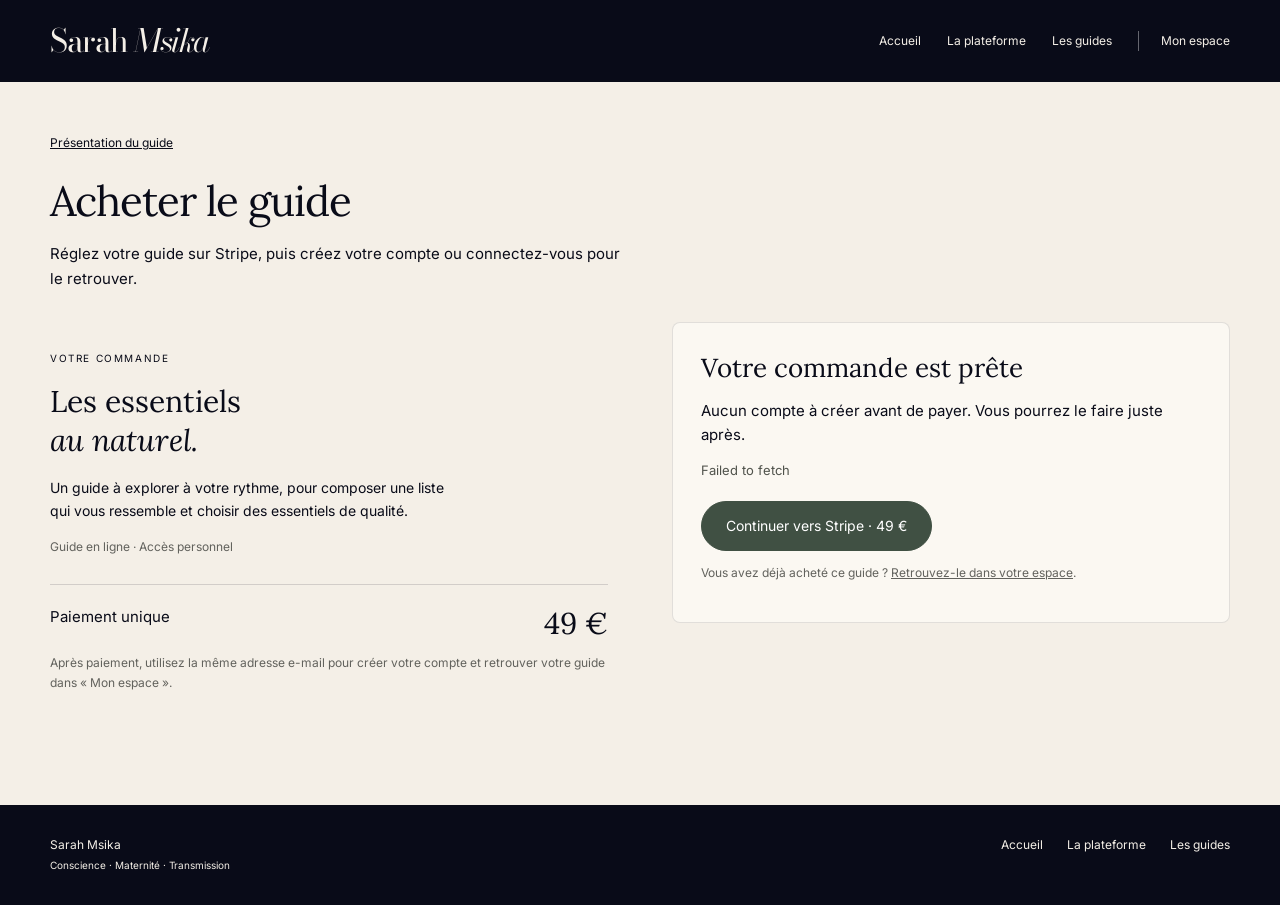
<file: acheter/essentiels/index.html>
<!doctype html><html lang="fr"><head><meta charset="utf-8"><meta name="viewport" content="width=device-width,initial-scale=1"><meta name="robots" content="noindex,nofollow"><title>Acheter le guide — Sarah Msika</title><link href="https://fonts.googleapis.com/css2?family=Bodoni+Moda:ital,opsz,wght@0,6..96,400;1,6..96,400&family=Inter:wght@400;500&family=Lora:ital,wght@0,400;1,400&display=swap" rel="stylesheet"><link rel="stylesheet" href="/assets/account.css?v=3"></head><body><header><div class="shell nav"><a class="brand" href="/"><span>Sarah</span> <em>Msika</em></a><nav class="approved-menu" aria-label="Navigation principale"><a href="/">Accueil</a><a href="/plateforme/">La plateforme</a><a href="/guides/">Les guides</a><a href="/espace/" aria-current="page">Mon espace</a></nav></div></header><main class="shell page" data-purchase="true"><a class="back" href="/guides/essentiels/"> Présentation du guide</a><h1 class="page-title">Acheter le guide</h1><p class="page-intro">Réglez votre guide sur Stripe, puis créez votre compte ou connectez-vous pour le retrouver.</p><div class="purchase-layout"><section class="order" aria-label="Votre commande"><p class="eyebrow">Votre commande</p><h2>Les essentiels<br><em>au naturel.</em></h2><p class="description">Un guide à explorer à votre rythme, pour composer une liste qui vous ressemble et choisir des essentiels de qualité.</p><p class="fine">Guide en ligne · Accès personnel</p><div class="order-total"><span>Paiement unique</span><strong>49 €</strong></div><p class="fine">Après paiement, utilisez la même adresse e-mail pour créer votre compte et retrouver votre guide dans « Mon espace ».</p></section><section class="account"><h2 class="account-title">Votre commande est prête</h2><p>Aucun compte à créer avant de payer. Vous pourrez le faire juste après.</p><p id="status" role="status" aria-live="polite">Ouverture du paiement sécurisé…</p><button class="button" id="buy">Continuer vers Stripe · 49 €</button><p class="fine">Vous avez déjà acheté ce guide ? <a href="/espace/">Retrouvez-le dans votre espace</a>.</p></section></div><section id="reader" hidden><div class="reader-toolbar"><button id="close-reader"> Mon espace</button><span>Les essentiels au naturel</span></div><div id="guide"></div></section></main><footer class="end"><div class="shell"><span>Sarah Msika<br/><small>Conscience · Maternité · Transmission</small></span><nav><a href="/">Accueil</a><a href="/plateforme/">La plateforme</a><a href="/guides/">Les guides</a></nav></div></footer><script defer src="/assets/checkout.js?v=1"></script></body></html>
</file>
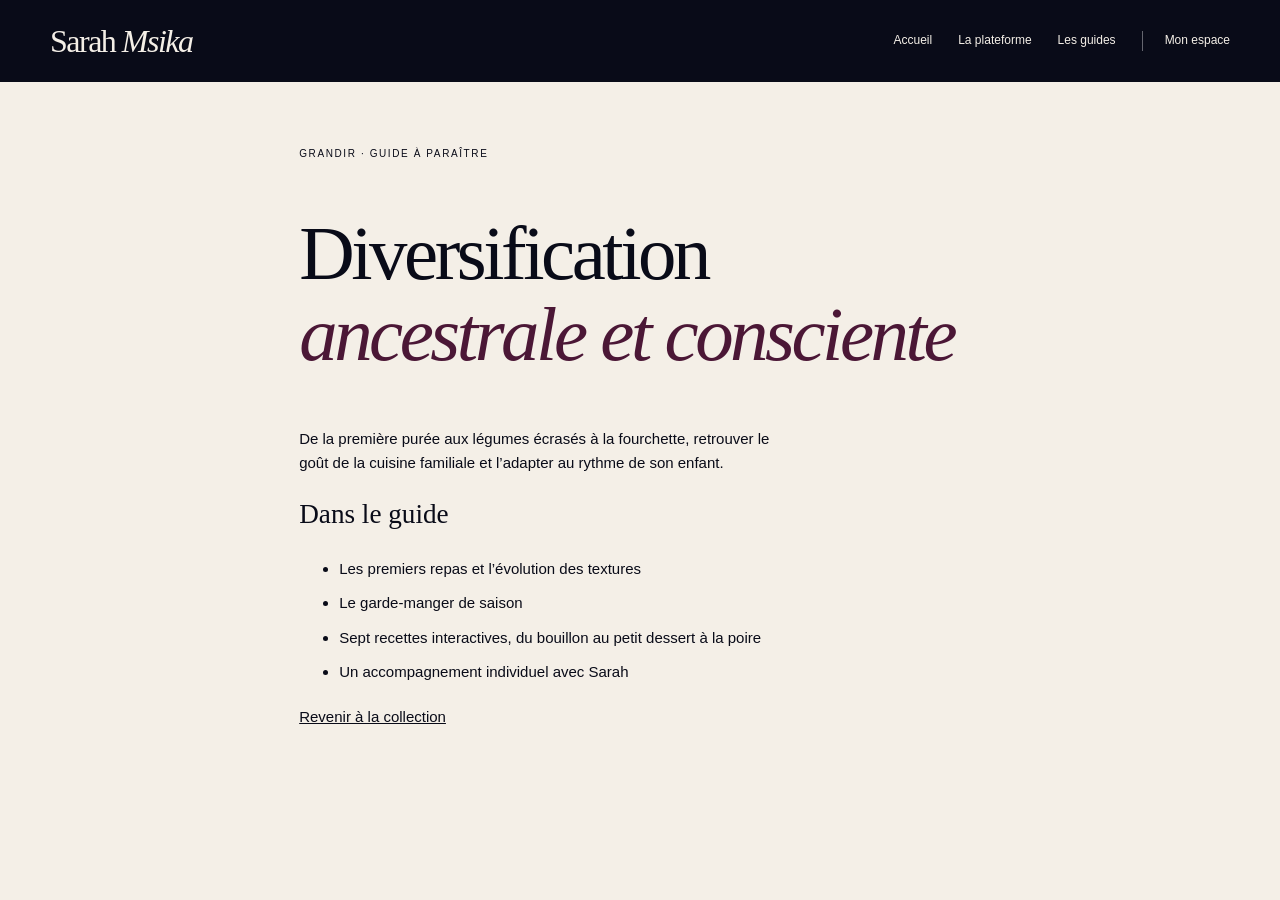
<file: guides/diversification-ancestrale/index.html>
<!doctype html>
<html lang="fr"><head><meta charset="utf-8"><meta name="viewport" content="width=device-width,initial-scale=1"><meta name="referrer" content="no-referrer"><meta name="robots" content="noindex,follow"><title>Diversification ancestrale et consciente · Sarah Msika</title><link rel="stylesheet" href="/assets/account.css?v=3"><style>.apercu{max-width:720px;margin:4rem auto;padding:0 1.2rem}.apercu h1{font:400 clamp(2.5rem,6vw,4.8rem)/1.05 Lora,Georgia,serif;letter-spacing:-.045em}.apercu h1 em{color:#4b1736}.apercu h2{font:400 1.7rem Lora,Georgia,serif}.apercu li{padding:.3rem 0}.apercu p{max-width:60ch}</style></head>
<body><div id="catalogue"><header><div class="shell nav"><a class="brand" href="/">Sarah <em>Msika</em></a><nav class="approved-menu" aria-label="Navigation principale"><a href="/">Accueil</a><a href="/plateforme/">La plateforme</a><a href="/guides/">Les guides</a><a href="/espace/">Mon espace</a></nav></div></header>
<main class="apercu"><p class="eyebrow">Grandir · Guide à paraître</p><h1>Diversification <em>ancestrale et consciente</em></h1><p>De la première purée aux légumes écrasés à la fourchette, retrouver le goût de la cuisine familiale et l’adapter au rythme de son enfant.</p><h2>Dans le guide</h2><ul><li>Les premiers repas et l’évolution des textures</li><li>Le garde-manger de saison</li><li>Sept recettes interactives, du bouillon au petit dessert à la poire</li><li>Un accompagnement individuel avec Sarah</li></ul><a href="/guides/">Revenir à la collection</a></main></div>
</body></html>
</file>
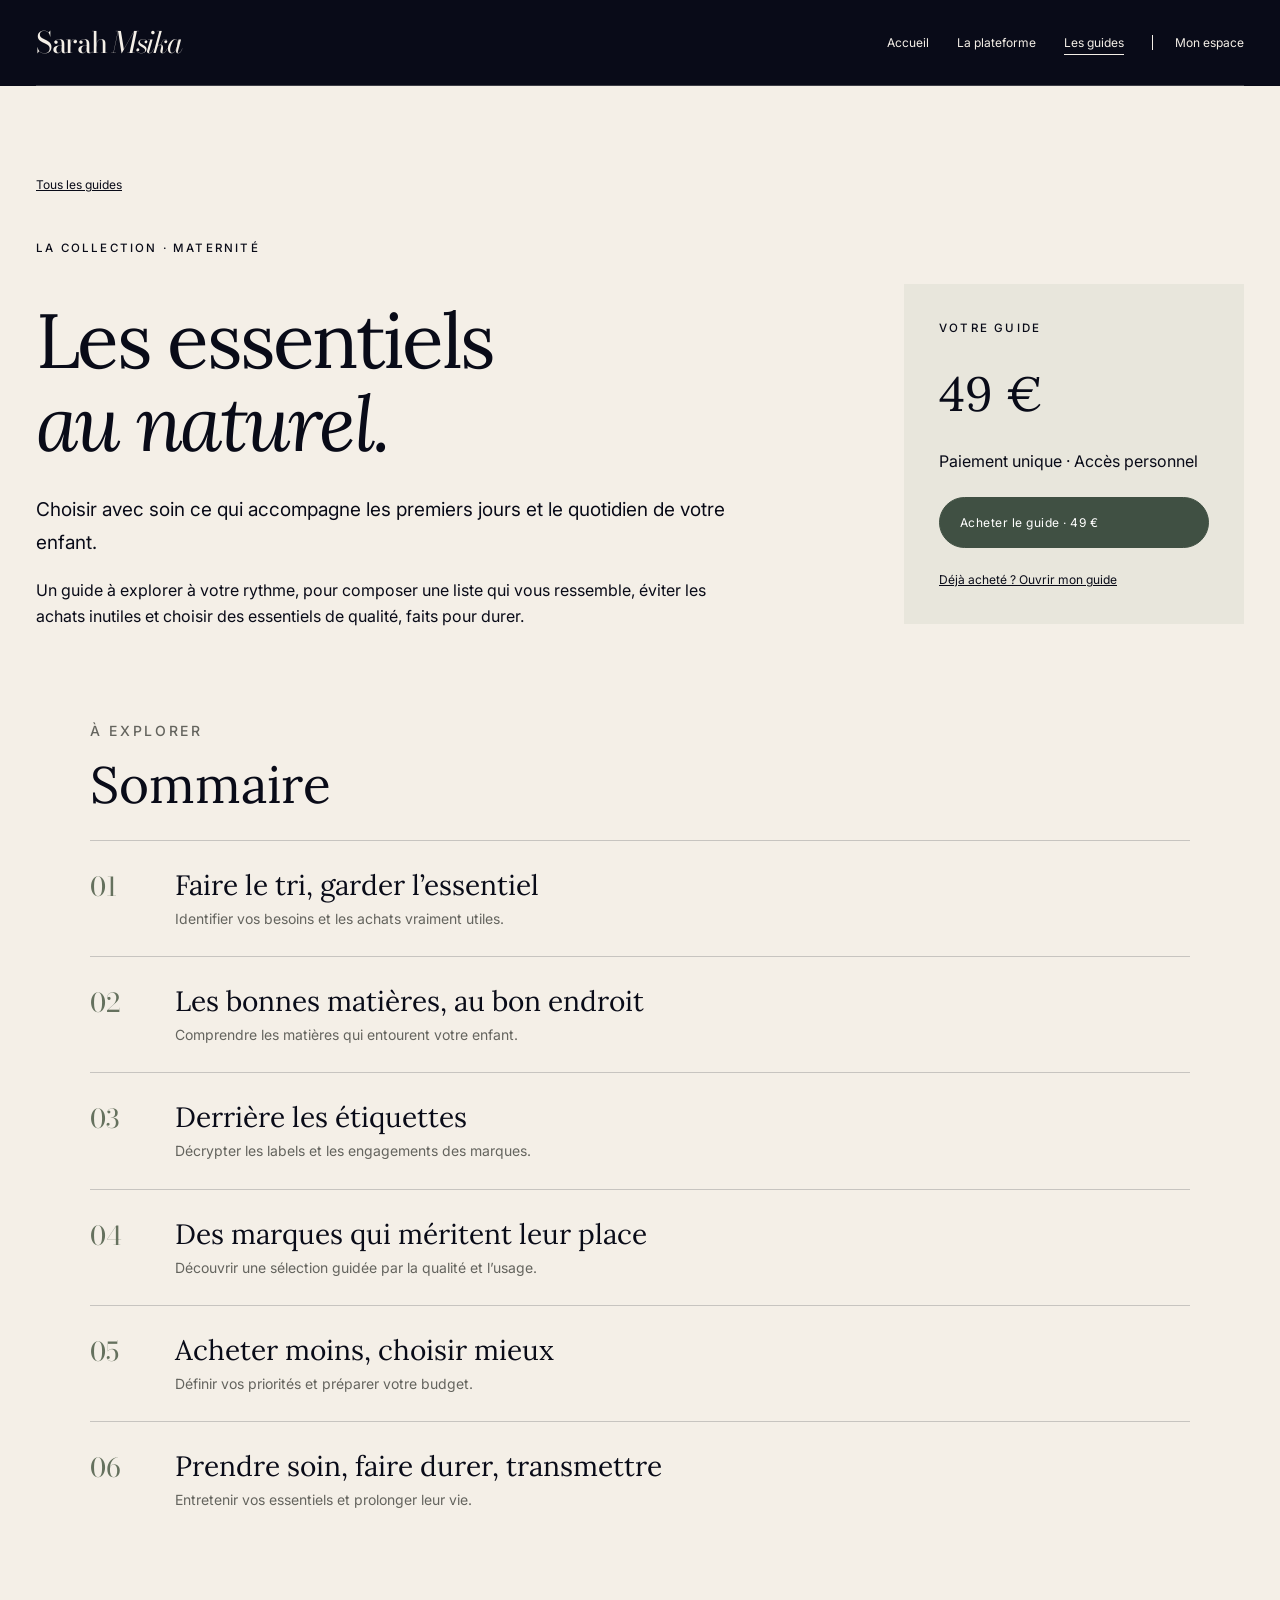
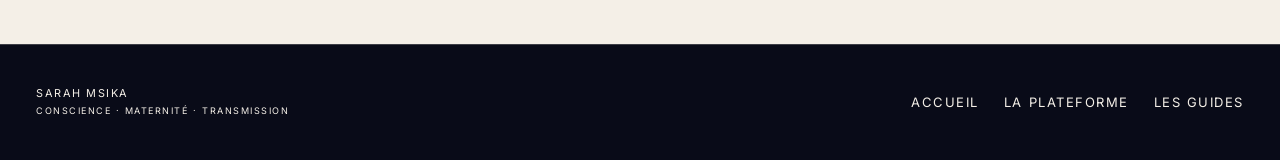
<file: guides/essentiels/index.html>
<!doctype html><html lang="fr"><head><meta charset="utf-8"><meta name="viewport" content="width=device-width, initial-scale=1"><meta name="robots" content="index,follow"><title>Les essentiels au naturel — Sarah Msika</title><style>
    :root {
      --ink: #090b18;
      --ink-soft: #121528;
      --ivory: #f4efe7;
      --paper: #fbf8f2;
      --skin: #d3a17c;
      --aubergine: #4b1736;
      --line-dark: rgba(244,239,231,.22);
      --line-light: rgba(9,11,24,.18);
      --serif: "Lora", Georgia, serif;
      --signature: "Bodoni Moda", Didot, "Times New Roman", serif;
      --sans: "Inter", Arial, sans-serif;
    }

    * { box-sizing: border-box; }
    html { scroll-behavior: smooth; }
    body {
      margin: 0;
      background: var(--ivory);
      color: var(--ink);
      font-family: var(--sans);
      font-size: 16px;
      line-height: 1.6;
      -webkit-font-smoothing: antialiased;
    }
    a { color: inherit; }
    img { display: block; width: 100%; }
    .shell { width: min(1380px, calc(100% - 72px)); margin: 0 auto; }
    .eyebrow {
      margin: 0 0 26px;
      font-size: .72rem;
      font-weight: 500;
      letter-spacing: .19em;
      text-transform: uppercase;
    }
    .serif { font-family: var(--serif); font-weight: 400; }
    .button {
      display: inline-flex;
      align-items: center;
      justify-content: space-between;
      gap: 44px;
      min-width: 250px;
      padding: 15px 20px;
      border: 1px solid currentColor;
      border-radius: 999px;
      text-decoration: none;
      font-size: .78rem;
      letter-spacing: .04em;
      transition: background .25s ease, color .25s ease, transform .25s ease;
    }
    .button::after {
      content: "";
      flex: 0 0 18px;
      width: 18px;
      height: 18px;
      background: currentColor;
      -webkit-mask: url("data:image/svg+xml,%3Csvg xmlns='http://www.w3.org/2000/svg' viewBox='0 0 18 18'%3E%3Cpath d='M4 14 14 4M6 4h8v8' fill='none' stroke='black' stroke-width='1.35' stroke-linecap='round' stroke-linejoin='round'/%3E%3C/svg%3E") center / contain no-repeat;
      mask: url("data:image/svg+xml,%3Csvg xmlns='http://www.w3.org/2000/svg' viewBox='0 0 18 18'%3E%3Cpath d='M4 14 14 4M6 4h8v8' fill='none' stroke='black' stroke-width='1.35' stroke-linecap='round' stroke-linejoin='round'/%3E%3C/svg%3E") center / contain no-repeat;
      transition: transform .25s ease;
    }
    .button:hover { transform: translateY(-2px); }
    .button:hover::after { transform: translate(2px, -2px); }
    .button-light:hover { background: var(--ivory); color: var(--ink); }
    .button-dark:hover { background: var(--ink); color: var(--ivory); }

    header {
      position: absolute;
      z-index: 10;
      top: 0;
      left: 0;
      width: 100%;
      color: var(--ivory);
    }
    .nav {
      display: flex;
      align-items: center;
      justify-content: space-between;
      min-height: 86px;
      border-bottom: 1px solid var(--line-dark);
    }
    .brand {
      font-family: var(--signature);
      font-size: clamp(1.7rem, 2.3vw, 2.15rem);
      line-height: 1;
      letter-spacing: -.045em;
      text-decoration: none;
    }
    .brand em { font-style: italic; }
    .nav-note { font-size: .69rem; letter-spacing: .16em; text-transform: uppercase; }

    .hero {
      min-height: 92svh;
      background: var(--ink);
      color: var(--ivory);
      display: grid;
      grid-template-columns: minmax(0, 1.13fr) minmax(360px, .87fr);
    }
    .hero-copy {
      padding: 150px max(48px, 6vw) 70px max(36px, 7vw);
      display: flex;
      flex-direction: column;
      justify-content: flex-end;
    }
    .hero h1 {
      margin: 0;
      max-width: 870px;
      font-family: var(--serif);
      font-size: clamp(3.35rem, 6.25vw, 7.5rem);
      font-weight: 400;
      line-height: .98;
      letter-spacing: -.045em;
    }
    .hero h1 em { color: var(--skin); font-weight: 400; }
    .hero-bottom {
      display: grid;
      grid-template-columns: minmax(220px, 1fr) minmax(220px, .82fr);
      gap: 44px;
      align-items: end;
      margin-top: 62px;
    }
    .hero-bottom p { max-width: 520px; margin: 0; color: rgba(244,239,231,.76); }
    .hero-art {
      position: relative;
      min-height: 640px;
      overflow: hidden;
      background: #d7cabb;
    }
    .hero-art img { height: 100%; object-fit: cover; object-position: 57% 50%; filter: saturate(.75) contrast(.98); }
    .hero-art::after {
      content: "CONCEPTION  •  NAISSANCE  •  CONSCIENCE  •  TRANSMISSION";
      position: absolute;
      right: 20px;
      bottom: 32px;
      writing-mode: vertical-rl;
      transform: rotate(180deg);
      color: var(--ink);
      font-size: .6rem;
      font-weight: 500;
      letter-spacing: .18em;
    }
    .manifesto {
      padding: 145px 0 155px;
      background: var(--paper);
    }
    .manifesto-grid {
      display: grid;
      grid-template-columns: .52fr 1.48fr;
      gap: 9vw;
      align-items: start;
    }
    .manifesto-grid > .eyebrow { position: relative; }
    .manifesto-grid > .eyebrow::after {
      content: "";
      position: absolute;
      top: 48px;
      left: 1px;
      width: 1px;
      height: 125px;
      background: linear-gradient(to bottom, var(--aubergine), rgba(75,23,54,0));
    }
    .manifesto h2 {
      margin: 0;
      max-width: 990px;
      font-family: var(--serif);
      font-weight: 400;
      font-size: clamp(2.8rem, 5.4vw, 6rem);
      line-height: 1.05;
      letter-spacing: -.04em;
    }
    .manifesto h2 em { color: var(--aubergine); font-weight: 400; }
    .manifesto-text {
      margin-top: 74px;
      display: grid;
      grid-template-columns: 1fr 1fr;
      gap: 7vw;
      border-top: 1px solid var(--line-light);
      padding-top: 32px;
    }
    .manifesto-text p { margin: 0; max-width: 490px; }
    .manifesto-text p:first-child { font-family: var(--serif); font-size: 1.33rem; line-height: 1.55; }

    .chapters { background: var(--ink); color: var(--ivory); padding: 130px 0 110px; }
    .chapters-head { display: flex; justify-content: space-between; gap: 48px; align-items: end; margin-bottom: 76px; }
    .chapters h2 { margin: 0; max-width: 720px; font-family: var(--serif); font-weight: 400; font-size: clamp(2.75rem, 5vw, 5.3rem); line-height: 1.04; letter-spacing: -.04em; }
    .chapters-intro { max-width: 390px; color: rgba(244,239,231,.7); margin: 0 0 8px; }
    .chapter-list { position: relative; border-top: 1px solid var(--line-dark); --timeline-progress: 0%; }
    .chapter-flow {
      position: absolute;
      z-index: 0;
      top: 52px;
      bottom: 52px;
      left: 22px;
      width: 1px;
      background: rgba(244,239,231,.2);
      pointer-events: none;
    }
    .chapter-flow::before {
      content: "";
      position: absolute;
      inset: 0 auto auto 0;
      width: 1px;
      height: var(--timeline-progress);
      background: var(--skin);
    }
    .chapter-flow::after {
      content: "";
      position: absolute;
      left: 50%;
      top: var(--timeline-progress);
      width: 9px;
      height: 9px;
      border-radius: 50%;
      background: var(--ivory);
      box-shadow: 0 0 0 6px rgba(211,161,124,.1), 0 0 20px 7px rgba(211,161,124,.5);
      transform: translate(-50%, -50%);
    }
    .chapter {
      display: grid;
      grid-template-columns: 72px .9fr 1.25fr;
      gap: 32px;
      align-items: baseline;
      border-bottom: 1px solid var(--line-dark);
      padding: 31px 0 29px;
    }
    .chapter-number {
      width: 46px;
      position: relative;
      z-index: 1;
      display: block;
      padding: 8px 0;
      background: var(--ink);
      text-align: center;
      font-family: var(--serif);
      font-size: 1.08rem;
      letter-spacing: .04em;
      color: var(--skin);
    }
    .chapter h3 { margin: 0; font-family: var(--serif); font-weight: 400; font-size: clamp(1.7rem, 3vw, 3rem); }
    .chapter p { margin: 0; max-width: 680px; color: rgba(244,239,231,.68); }

    .platform { padding: 130px 0; background: var(--ivory); }
    .platform-head { display: grid; grid-template-columns: 1.2fr 1fr; gap: 9vw; align-items: center; }
    .platform .eyebrow { color: var(--aubergine); }
    .platform h2 { margin: 0; color: var(--aubergine); font-family: var(--serif); font-weight: 400; font-size: clamp(2.75rem, 5vw, 5.3rem); line-height: 1.04; letter-spacing: -.04em; }
    .platform h2 em { font-weight: 400; }
    .platform-intro { max-width: 490px; margin: 0; color: rgba(9,11,24,.7); }
    .platform-options { display: grid; grid-template-columns: 1fr 1fr; margin-top: 72px; padding-top: 44px; border-top: 1px solid var(--line-light); }
    .platform-option:first-child { padding-right: 5vw; }
    .platform-option + .platform-option { border-left: 1px solid var(--line-light); padding-left: 5vw; }
    .platform-option h3 { margin: 0 0 24px; color: var(--aubergine); font-family: var(--serif); font-weight: 400; font-size: clamp(1.7rem, 2.8vw, 2.7rem); line-height: 1.2; letter-spacing: -.025em; }
    .platform-option p { max-width: 530px; margin: 0; color: rgba(9,11,24,.7); }
    .platform-option a { color: var(--aubergine); text-underline-offset: .2em; }

    .image-break {
      display: grid;
      grid-template-columns: 1fr 1fr;
      min-height: 760px;
      background: var(--skin);
    }
    .image-break figure { margin: 0; overflow: hidden; min-height: 680px; }
    .image-break img { height: 100%; object-fit: cover; object-position: center; filter: saturate(.7); }
    .image-copy {
      padding: 84px max(42px, 7vw);
      display: flex;
      flex-direction: column;
      justify-content: center;
      gap: 62px;
    }
    .image-copy > .eyebrow { margin: 0; padding-top: 17px; border-top: 1px solid rgba(9,11,24,.28); color: var(--aubergine); }
    .image-copy .quote { margin: 0; font-family: var(--serif); font-size: clamp(2.6rem, 4.4vw, 5.1rem); line-height: 1.02; letter-spacing: -.045em; }
    .quote-line { display: block; }
    .image-copy .quote em { display: block; max-width: 720px; margin-top: .3em; color: var(--aubergine); font-family: var(--signature); font-size: .72em; font-weight: 400; line-height: 1.12; letter-spacing: -.04em; }
    .image-copy .note { display: grid; grid-template-columns: 1fr 1fr; gap: 28px; padding-top: 26px; border-top: 1px solid rgba(9,11,24,.28); }
    .image-copy .note p { margin: 0; }
    .image-copy .note p:first-child { font-family: var(--serif); font-size: 1.08rem; line-height: 1.55; }
    .image-copy .note p:last-child { font-size: .82rem; }

    .book { padding: 135px 0; background: var(--ivory); }
    .book-grid { display: grid; grid-template-columns: .82fr 1.18fr; gap: 9vw; align-items: center; }
    .book-cover-wrap {
      width: min(480px, 100%);
      aspect-ratio: .563;
      overflow: hidden;
      box-shadow: 0 30px 80px rgba(9,11,24,.16);
      background: var(--paper);
    }
    .book-photo { height: 100%; object-fit: cover; }
    .book h2 { margin: 0 0 32px; font-family: var(--serif); font-size: clamp(3.3rem, 6vw, 6.7rem); line-height: .99; letter-spacing: -.05em; font-weight: 400; }
    .book-lead { max-width: 590px; font-family: var(--serif); font-size: 1.35rem; line-height: 1.55; }
    .book-endorsement { max-width: 590px; margin: 0 0 28px; padding-bottom: 24px; border-bottom: 1px solid var(--line-light); }
    .book-endorsement p { margin: 0; font-family: var(--serif); font-size: 1.15rem; font-style: italic; }
    .book-endorsement span { display: block; margin-top: 7px; font-size: .67rem; letter-spacing: .14em; text-transform: uppercase; }
    .book-meta { margin: 36px 0 44px; display: flex; flex-wrap: wrap; gap: 18px 34px; font-size: .7rem; letter-spacing: .14em; text-transform: uppercase; }
    .book-actions { display: flex; flex-wrap: wrap; gap: 14px; }
    .book-actions .button { min-width: 280px; }

    .about { background: var(--aubergine); color: var(--ivory); padding: 120px 0 120px; }
    .about-head { display: grid; grid-template-columns: .82fr 1.18fr; gap: 8vw; align-items: start; margin: 0 0 78px; text-align: left; }
    .about-kicker { margin: 12px 0 0; padding-top: 17px; border-top: 1px solid var(--line-dark); color: var(--skin); font-size: .72rem; font-weight: 500; letter-spacing: .19em; text-transform: uppercase; }
    .about h2 { margin: 0; max-width: 880px; font-family: var(--serif); font-weight: 400; font-size: clamp(2.75rem, 4.25vw, 5.15rem); line-height: 1.04; letter-spacing: -.045em; }
    .about h2 em { color: var(--skin); font-weight: 400; }
    .about-layout { display: grid; grid-template-columns: .82fr 1.18fr; gap: 8vw; align-items: start; }
    .about-portrait { position: relative; aspect-ratio: .76; margin: 22px 0 0; min-height: 0; overflow: hidden; background: #cba17f; }
    .about-portrait img { position: absolute; inset: 0; width: 100%; height: 100%; min-height: 0; object-fit: cover; object-position: 52% 38%; filter: saturate(.78) contrast(.98); }
    .about-story { position: relative; padding-top: 30px; border-top: 1px solid var(--line-dark); }
    .about-lead { margin: 0 0 42px; max-width: 760px; font-family: var(--serif); font-size: clamp(1.35rem, 1.75vw, 1.72rem); line-height: 1.55; }
    .about-lead::first-letter { float: left; margin: .08em .11em 0 0; color: var(--skin); font-family: var(--signature); font-size: 3.45em; line-height: .72; }
    .about-text { margin: 0 0 28px; max-width: 760px; color: rgba(244,239,231,.8); }
    .about-text:last-child { margin-bottom: 0; }
    .credentials { display: grid; grid-template-columns: 1fr 1fr; width: min(1120px, 100%); margin: 72px auto 0; border-top: 1px solid var(--line-dark); }
    .credential { min-height: 170px; padding: 25px 22px 28px 0; border-bottom: 1px solid var(--line-dark); }
    .credential:nth-child(odd) { border-right: 1px solid var(--line-dark); padding-right: 30px; }
    .credential:nth-child(even) { padding-left: 30px; }
    .credential span { display: block; margin-bottom: 17px; color: var(--skin); font-size: .7rem; letter-spacing: .16em; text-transform: uppercase; }
    .credential span b { display: inline-block; margin-right: 4px; font-family: var(--serif); font-size: 1.25rem; font-weight: 400; letter-spacing: .02em; }
    .credential ul { margin: 0; padding: 0; list-style: none; color: rgba(244,239,231,.9); font-size: .9rem; line-height: 1.55; }
    .credential li { position: relative; padding-left: 15px; }
    .credential li + li { margin-top: 13px; }
    .credential li::before { content: "·"; position: absolute; left: 0; color: var(--skin); }
    .credential:nth-child(2) { transition-delay: .07s; }
    .credential:nth-child(3) { transition-delay: .14s; }
    .credential:nth-child(4) { transition-delay: .21s; }

    .hero-art img, .about-portrait img, .image-break img, .book-photo {
      transition: transform 1.15s cubic-bezier(.22,1,.36,1), filter .8s ease;
    }
    .hero-art:hover img, .about-portrait:hover img, .image-break figure:hover img, .book-cover-wrap:hover .book-photo {
      transform: scale(1.035);
    }

    .page-tracker {
      position: fixed;
      z-index: 20;
      top: 0;
      left: 0;
      width: 100%;
      height: 72px;
      border-bottom: 1px solid rgba(9,11,24,.13);
      background: rgba(244,239,231,.9);
      color: var(--ink);
      backdrop-filter: blur(14px);
      -webkit-backdrop-filter: blur(14px);
      opacity: 0;
      pointer-events: none;
      transform: translateY(-100%);
      transition: opacity .4s ease, transform .55s cubic-bezier(.22,1,.36,1);
    }
    .page-tracker.is-visible { opacity: 1; pointer-events: auto; transform: translateY(0); }
    .tracker-inner { height: 100%; display: flex; align-items: center; justify-content: space-between; gap: 56px; }
    .tracker-brand { flex: 0 0 auto; }
    .tracker-rail { position: relative; width: clamp(280px, 44vw, 610px); height: 18px; }
    .tracker-line, .tracker-progress { position: absolute; top: 50%; left: 6px; right: 6px; height: 1px; transform: translateY(-50%); }
    .tracker-line { background: rgba(9,11,24,.22); }
    .tracker-progress { right: 6px; background: var(--skin); transform-origin: left center; transform: translateY(-50%) scaleX(var(--page-progress, 0)); }
    .tracker-dots { position: relative; z-index: 1; width: 100%; height: 100%; display: flex; align-items: center; justify-content: space-between; }
    .tracker-dot { width: 11px; height: 11px; border: 1px solid rgba(9,11,24,.45); border-radius: 50%; background: var(--ivory); transition: background .3s ease, border-color .3s ease, box-shadow .3s ease, transform .3s ease; }
    .tracker-dot.is-passed { background: var(--skin); border-color: var(--skin); }
    .tracker-dot.is-active { box-shadow: 0 0 14px 5px rgba(211,161,124,.34); transform: scale(1.08); }
    main section[id] { scroll-margin-top: 86px; }

    .signup { background: var(--ivory); padding: 130px 0; }
    .signup-grid { display: grid; grid-template-columns: .82fr 1.18fr; gap: 10vw; align-items: start; }
    .signup.is-complete { padding: 105px 0; }
    .signup.is-complete .signup-grid { align-items: center; }
    .signup.is-complete .signup-intro { color: rgba(9,11,24,.62); }
    .signup h2 { margin: 0; max-width: 650px; font-family: var(--serif); font-weight: 400; font-size: clamp(3.5rem, 6vw, 7rem); line-height: .96; letter-spacing: -.055em; }
    .signup h2 em { color: var(--aubergine); font-weight: 400; }
    .signup-intro { max-width: 500px; margin: 34px 0 0; }
    .interest-form { padding-top: 12px; }
    .form-row { display: grid; grid-template-columns: 1fr 1fr; gap: 28px; }
    .field { display: flex; flex-direction: column; margin-bottom: 27px; }
    .field label, .field > span { margin-bottom: 12px; font-size: .67rem; font-weight: 500; letter-spacing: .16em; text-transform: uppercase; }
    .field input, .field select {
      width: 100%;
      min-height: 48px;
      padding: 7px 2px;
      border: 0;
      border-bottom: 1px solid rgba(9,11,24,.68);
      border-radius: 0;
      background: transparent;
      color: var(--ink);
      font: inherit;
      outline: none;
    }
    .field input:focus, .field select:focus { border-bottom-color: var(--aubergine); box-shadow: 0 1px 0 var(--aubergine); }
    .consent { display: grid; grid-template-columns: 20px 1fr; gap: 12px; align-items: start; margin: 2px 0 31px; font-size: .76rem; color: rgba(9,11,24,.74); }
    .consent input { width: 18px; height: 18px; margin: 2px 0 0; accent-color: var(--aubergine); }
    .form-submit { border-color: var(--aubergine); background: var(--aubergine); color: var(--ivory); cursor: pointer; }
    .form-submit:hover { background: var(--ink); color: var(--ivory); }
    .form-note { margin: 17px 0 0; max-width: 470px; font-size: .72rem; color: rgba(9,11,24,.58); }
    .brevo-status { display: none; margin: 0 0 24px; padding: 16px 18px; border: 1px solid rgba(9,11,24,.16); font-size: .82rem; line-height: 1.55; }
    #success-message {
      grid-template-columns: 58px 1fr;
      gap: 24px;
      align-items: center;
      margin: 0;
      padding: 30px 0;
      border: 0;
      border-top: 1px solid rgba(75,23,54,.3);
      border-bottom: 1px solid rgba(75,23,54,.3);
      color: var(--ink);
      background: transparent;
      animation: successReveal .7s cubic-bezier(.22,1,.36,1) both;
    }
    .success-mark { display: grid; place-items: center; width: 52px; height: 52px; border-radius: 50%; background: var(--aubergine); color: var(--ivory); font-family: var(--serif); font-size: 1.25rem; }
    .success-copy strong { display: block; margin-bottom: 6px; color: var(--aubergine); font-family: var(--signature); font-size: clamp(2rem, 3vw, 3.15rem); font-weight: 400; line-height: 1; letter-spacing: -.04em; }
    .success-copy span { display: block; max-width: 650px; color: rgba(9,11,24,.7); font-size: .92rem; line-height: 1.6; }
    @keyframes successReveal { from { opacity: 0; transform: translateY(14px); } to { opacity: 1; transform: translateY(0); } }
    #error-message { color: #6f2f35; background: #f7eeee; border-color: #d9b9bd; }
    .brevo-honeypot { position: absolute !important; left: -9999px !important; width: 1px !important; height: 1px !important; overflow: hidden !important; }
    .closing { background: var(--ink); color: var(--ivory); padding: 115px 0 48px; }
    .closing-row { display: flex; justify-content: space-between; gap: 64px; align-items: end; padding-bottom: 95px; }
    .closing h2 { margin: 0; max-width: 850px; font-family: var(--serif); font-weight: 400; font-size: clamp(3.2rem, 6.5vw, 7rem); line-height: .96; letter-spacing: -.055em; }
    .closing h2 em { color: var(--skin); font-weight: 400; }
    .closing-copy { max-width: 390px; }
    .closing-copy p { margin: 0 0 30px; color: rgba(244,239,231,.72); }
    footer { border-top: 1px solid var(--line-dark); padding-top: 26px; display: flex; justify-content: space-between; align-items: flex-start; gap: 30px; font-size: .68rem; letter-spacing: .14em; text-transform: uppercase; }
    .footer-links { display: flex; flex-wrap: wrap; justify-content: flex-end; gap: 12px 24px; }
    .footer-links a { text-decoration: none; border-bottom: 1px solid transparent; transition: color .25s ease, border-color .25s ease; }
    .footer-links a:hover { color: var(--skin); border-color: var(--skin); }

    .js .reveal {
      opacity: 0;
      transform: translateY(34px);
      transition: opacity .85s cubic-bezier(.22,1,.36,1), transform .85s cubic-bezier(.22,1,.36,1);
      will-change: opacity, transform;
    }
    .js .reveal.is-visible { opacity: 1; transform: translateY(0); }

    @media (max-width: 900px) {
      .shell { width: min(100% - 36px, 700px); }
      .hero { display: flex; flex-direction: column; min-height: auto; }
      .hero-copy { min-height: 730px; padding: 132px 22px 62px; }
      .hero-bottom { grid-template-columns: 1fr; margin-top: 42px; }
      .hero-art { min-height: 570px; }
      .manifesto-grid, .book-grid, .signup-grid { grid-template-columns: 1fr; gap: 64px; }
      .about-layout { grid-template-columns: 1fr; gap: 48px; }
      .about-head { grid-template-columns: 1fr; gap: 26px; margin-bottom: 58px; }
      .about-kicker { max-width: 220px; }
      .about-portrait { height: 620px; min-height: 0; }
      .about-portrait img { height: 100%; min-height: 0; }
      .manifesto-text { grid-template-columns: 1fr; gap: 30px; }
      .chapters-head { display: block; }
      .platform-head { grid-template-columns: 1fr; gap: 32px; }
      .platform-intro { max-width: 620px; }
      .platform-options { grid-template-columns: 1fr; margin-top: 48px; padding-top: 34px; }
      .platform-option:first-child { padding-right: 0; padding-bottom: 34px; }
      .platform-option + .platform-option { border-left: 0; border-top: 1px solid var(--line-light); padding: 34px 0 0; }
      .chapters-intro { margin-top: 32px; }
      .chapter { grid-template-columns: 44px 1fr; }
      .chapter p { grid-column: 2; }
      .image-break { grid-template-columns: 1fr; }
      .image-copy { min-height: 650px; }
      .book-cover-wrap { margin: 0 auto; }
      .form-row { grid-template-columns: 1fr; gap: 0; }
      .closing-row { display: block; }
      .closing-copy { margin-top: 42px; }
      .tracker-inner { gap: 28px; }
      .tracker-rail { width: min(48vw, 420px); }
    }

    @media (max-width: 560px) {
      .nav-note { display: none; }
      .hero h1 { font-size: clamp(3rem, 14vw, 4.2rem); }
      .hero-copy { min-height: 670px; }
      .hero-art { min-height: 510px; }
      .manifesto, .book, .about { padding: 92px 0; }
      .chapters { padding: 92px 0 80px; }
      .platform { padding: 92px 0; }
      .chapter { grid-template-columns: 44px 1fr; gap: 16px; }
      .chapter-flow { left: 20px; }
      .chapter-number { width: 40px; font-size: .98rem; }
      .image-copy { padding: 70px 22px 46px; }
      .image-copy { gap: 46px; }
      .image-copy .note { grid-template-columns: 1fr; }
      .closing { padding-top: 96px; }
      .about-portrait { height: 520px; min-height: 0; }
      .about-portrait img { height: 100%; min-height: 0; }
      .credentials { grid-template-columns: 1fr; }
      .credential, .credential:nth-child(odd), .credential:nth-child(even) { padding: 25px 0 27px; border-right: 0; border-bottom: 1px solid var(--line-dark); }
      .credential:last-child { border-bottom: 0; }
      .credential span { margin-bottom: 18px; }
      .manifesto-grid > .eyebrow::after { display: none; }
      .page-tracker { height: 62px; }
      .tracker-inner { gap: 22px; }
      .tracker-brand { font-size: 1.35rem; }
      .tracker-rail { width: 46vw; }
      .tracker-dot { width: 9px; height: 9px; }
      .signup.is-complete { padding: 82px 0; }
      #success-message { grid-template-columns: 46px 1fr; gap: 17px; padding: 24px 0; }
      .success-mark { width: 44px; height: 44px; }
      .book-actions .button { width: 100%; min-width: 0; }
      footer { flex-direction: column; }
      .footer-links { justify-content: flex-start; gap: 14px 20px; }
    }

    @media (prefers-reduced-motion: reduce) {
      html { scroll-behavior: auto; }
      .js .reveal { opacity: 1; transform: none; transition: none; }
      .hero-art img, .about-portrait img, .image-break img, .book-photo { transition: none; }
    }
  
[hidden]{display:none!important}.reveal{opacity:1!important;transform:none!important}header{position:sticky!important;top:0;z-index:20;background:#090b18;color:#f4efe7}.nav{display:flex;justify-content:space-between;gap:25px;padding-top:18px;padding-bottom:18px}.site-menu{display:flex;align-items:center;gap:30px}.site-menu a{font-size:13px;text-decoration:none;padding:8px 0;white-space:nowrap}.site-menu a[aria-current=page]{border-bottom:1px solid #d3a17c;color:#e8c2a4}.site-menu .space-link{border-left:1px solid #ffffff40;padding-left:24px}.preview-bar{background:#e6dfd4;color:#242324;font-size:11px;text-align:center;padding:7px 15px;letter-spacing:.06em}.new-hero{padding-top:85px;padding-bottom:75px}.new-hero h1{font:400 clamp(52px,7vw,100px)/1.08 var(--signature);margin:15px 0 30px;letter-spacing:-.035em}.new-hero .intro{font-size:19px;max-width:690px;line-height:1.7}.new-section{padding-top:85px;padding-bottom:90px}.new-section h2,.guide-card h2,.contents h2,.account h2{font:400 clamp(35px,4vw,60px)/1.15 var(--signature);margin:12px 0 26px}.new-section p{max-width:660px}.doors{display:grid;grid-template-columns:1fr 1fr;gap:40px;margin-top:40px}.doors a{display:block;border-top:1px solid #090b1840;padding:32px 0;text-decoration:none}.doors span,.doors b{font-size:12px;font-weight:400;letter-spacing:.05em}.doors h3{font:400 42px var(--signature);margin:22px 0}.doors p{max-width:430px}.doors b{display:block;margin-top:30px}.guide-card{display:grid;grid-template-columns:.8fr 1fr;gap:80px;align-items:center;padding-bottom:90px;border-bottom:1px solid #090b1830}.guide-cover{background:#405043;color:#f7f2e8;padding:45px;aspect-ratio:4/5;display:flex;flex-direction:column;justify-content:space-between;max-width:440px;width:100%;box-shadow:12px 15px 25px #00000012;border-left:8px solid #334236}.guide-cover>span:first-child{font-size:12px;letter-spacing:.22em}.guide-cover>div{font:400 clamp(35px,4vw,62px)/1.13 var(--signature)}.guide-cover small{font-size:10px;letter-spacing:.16em}.cover-line{width:50px;height:1px;background:#d3a17c}.price{font:400 48px var(--signature);margin:25px 0}.price small{font:12px var(--sans)}.solid{background:#405043;color:white;border-color:#405043;cursor:pointer}.fine{font-size:12px;color:#67665e}.back{display:inline-block;font-size:12px;margin-bottom:45px}.detail-head{display:grid;grid-template-columns:1fr 340px;gap:80px}.detail-head>div>p{max-width:720px}.buy-box{background:#e8e6dc;padding:35px;align-self:start}.buy-box .button{min-width:0;width:100%;gap:15px}.buy-box>a{display:block;font-size:12px;margin-top:22px}.contents{padding-bottom:90px;max-width:1100px}.contents ol{padding:0;list-style:none}.contents li{display:grid;grid-template-columns:65px 1fr;gap:20px;border-top:1px solid #090b1830;padding:26px 0}.contents li>span{font:26px var(--signature);color:#65715e}.contents h3{font:400 28px var(--signature);margin:0 0 5px}.contents p{margin:0;color:#64645e;font-size:14px}.next .button{margin:15px 20px 0 0;cursor:pointer}.account{background:#e8e6dc;max-width:620px;padding:40px;margin-top:40px}.account>a{display:block;margin-top:20px;font-size:13px}.end{background:#090b18;color:#f4efe7;padding:40px 0}.end .shell{display:flex;justify-content:space-between;gap:30px;align-items:center}.end a{font-size:13px;text-decoration:none}.end nav{display:flex;gap:25px}.mobile-toggle{display:none}dialog{border:0;padding:45px;max-width:490px;width:calc(100% - 40px);background:#f4efe7;color:#090b18}dialog::backdrop{background:#090b1888}dialog h2{font:36px var(--signature);margin-top:0}dialog button{cursor:pointer}.hero .button{max-width:300px}.chapters{scroll-margin-top:100px}
@media(max-width:760px){.nav{flex-wrap:wrap;gap:10px}.site-menu{width:100%;gap:20px;justify-content:space-between}.site-menu a{font-size:11px}.site-menu .space-link{padding-left:12px}.new-hero{padding-top:45px;padding-bottom:40px}.new-section{padding-top:50px;padding-bottom:50px}.doors,.guide-card,.detail-head{grid-template-columns:1fr;gap:32px}.guide-card{padding-bottom:50px}.guide-cover{max-width:320px;margin:auto}.buy-box{width:100%}.contents li{grid-template-columns:35px 1fr;gap:10px}.contents h3{font-size:24px}.end .shell{display:block}.end nav{margin-top:20px}.new-hero .intro{font-size:17px}.preview-bar{font-size:10px}.site-menu .space-link{font-size:10px}.account{padding:25px}}
</style><style>.new-hero h1,.new-section h2,.guide-card h2,.contents h2,.account h2,.doors h3,.contents h3,.guide-cover>div,.price{font-family:"Lora",Georgia,serif}.new-hero h1{font-size:clamp(46px,6vw,80px)}.coming-list{display:grid;grid-template-columns:repeat(3,1fr);gap:35px;margin-top:40px}.coming-list article{border-top:1px solid #090b1830;padding-top:25px}.coming-list h3{font:400 27px/1.3 "Lora",Georgia,serif;margin:18px 0}.coming-list p{font-size:14px;color:#64636b}.coming-list span{font-size:10px;letter-spacing:.15em;text-transform:uppercase}.coming-list small{display:inline-block;border:1px solid #090b1830;border-radius:20px;padding:5px 12px;margin-top:12px}@media(max-width:760px){.coming-list{grid-template-columns:1fr}}</style><style>







.approved-menu{display:flex;align-items:center;gap:28px;font:400 12px "Inter",Arial,sans-serif}.approved-menu a{text-decoration:none;white-space:nowrap}.approved-menu a[aria-current=page]{text-decoration:underline;text-underline-offset:7px}.approved-menu a:last-child{border-left:1px solid currentColor;padding-left:22px}@media(max-width:760px){.nav{flex-wrap:wrap;gap:18px}.approved-menu{gap:16px;flex-wrap:wrap;font-size:11px}.approved-menu a:last-child{padding-left:13px}.header{height:auto;min-height:92px;flex-wrap:wrap;padding:18px 22px;gap:18px}.header nav{gap:16px;font-size:11px}}</style><link href="https://fonts.googleapis.com/css2?family=Bodoni+Moda:ital,opsz,wght@0,6..96,400;1,6..96,400&amp;family=Inter:wght@300;400;500&amp;family=Lora:ital,wght@0,400;0,500;1,400&amp;display=swap" rel="stylesheet"><link rel="canonical" href="https://sarahmsika.com/guides/essentiels/"></head><body><header><div class="shell nav"><a class="brand" href="/"><span>Sarah</span> <em>Msika</em></a><nav class="approved-menu" aria-label="Navigation principale"><a href="/">Accueil</a><a href="/plateforme/">La plateforme</a><a href="/guides/" aria-current="page">Les guides</a><a href="/espace/">Mon espace</a></nav></div></header><main><section class="shell new-hero"><a class="back" href="/guides/" aria-current="page"> Tous les guides</a><p class="eyebrow">La collection · Maternité</p><div class="detail-head"><div><h1>Les essentiels<br/><em>au naturel.</em></h1><p class="intro">Choisir avec soin ce qui accompagne les premiers jours et le quotidien de votre enfant.</p><p>Un guide à explorer à votre rythme, pour composer une liste qui vous ressemble, éviter les achats inutiles et choisir des essentiels de qualité, faits pour durer.</p></div><aside class="buy-box"><p class="eyebrow">Votre guide</p><div class="price">49 €</div><p>Paiement unique · Accès personnel</p><a class="button solid" href="/acheter/essentiels/">Acheter le guide · 49 €</a><a href="/espace/">Déjà acheté ? Ouvrir mon guide</a></aside></div></section><section class="shell contents"><p class="eyebrow">À explorer</p><h2>Sommaire</h2><ol><li><span>01</span><div><h3>Faire le tri, garder l’essentiel</h3><p>Identifier vos besoins et les achats vraiment utiles.</p></div></li><li><span>02</span><div><h3>Les bonnes matières, au bon endroit</h3><p>Comprendre les matières qui entourent votre enfant.</p></div></li><li><span>03</span><div><h3>Derrière les étiquettes</h3><p>Décrypter les labels et les engagements des marques.</p></div></li><li><span>04</span><div><h3>Des marques qui méritent leur place</h3><p>Découvrir une sélection guidée par la qualité et l’usage.</p></div></li><li><span>05</span><div><h3>Acheter moins, choisir mieux</h3><p>Définir vos priorités et préparer votre budget.</p></div></li><li><span>06</span><div><h3>Prendre soin, faire durer, transmettre</h3><p>Entretenir vos essentiels et prolonger leur vie.</p></div></li></ol></section></main><footer class="end"><div class="shell"><span>Sarah Msika<br/><small>Conscience · Maternité · Transmission</small></span><nav><a href="/">Accueil</a><a href="/plateforme/">La plateforme</a><a href="/guides/" aria-current="page">Les guides</a></nav></div></footer></body></html>
</file>
<file: assets/analytics.css>
.cookie-banner[hidden], .cookie-settings[hidden], .cookie-banner [hidden] {
  display: none !important;
}
.cookie-banner {
  position: fixed;
  z-index: 1000;
  inset: auto 20px 20px;
  max-width: 1000px;
  max-height: 70vh;
  max-height: 70svh;
  overflow-y: auto;
  margin-inline: auto;
  padding: 24px 28px;
  display: grid;
  grid-template-columns: minmax(0, 1fr) 210px;
  gap: 24px;
  align-items: center;
  color: #4b1736;
  background: #fbf8f2;
  border: 1px solid #4b1736;
  box-shadow: 0 8px 35px rgb(9 11 24 / 12%);
  font-family: Inter, sans-serif;
  font-size: 13px;
  line-height: 1.6;
}
.cookie-banner h2 {
  margin: 0 0 8px;
  font-family: Lora, serif;
  font-size: 23px;
  line-height: 1.25;
  letter-spacing: -.02em;
  font-weight: 400;
}
.cookie-banner p { margin: 0 0 10px; }
.cookie-banner p:last-child { margin-bottom: 0; }
.cookie-banner summary { width: fit-content; cursor: pointer; text-decoration: underline; text-underline-offset: 3px; }
.cookie-banner details[open] summary { margin-bottom: 12px; }
.cookie-banner a { color: inherit; text-underline-offset: 3px; overflow-wrap: anywhere; }
.cookie-current { margin-top: 10px !important; font-size: 12px; }
.cookie-actions { display: grid; grid-template-columns: 1fr 1fr; gap: 10px; }
.cookie-actions button {
  appearance: none;
  min-height: 44px;
  padding: 10px 12px;
  border: 1px solid #4b1736;
  border-radius: 0;
  background: transparent;
  color: #4b1736;
  font: inherit;
  cursor: pointer;
}
.cookie-actions button:hover { background: #4b1736; color: #fbf8f2; }
.cookie-actions .cookie-close { grid-column: 1 / -1; border: 0; text-decoration: underline; text-underline-offset: 3px; }
.cookie-settings {
  appearance: none;
  border: 0;
  border-bottom: 1px solid transparent;
  border-radius: 0;
  padding: 0;
  background: none;
  color: inherit;
  font: inherit;
  letter-spacing: inherit;
  text-transform: inherit;
  cursor: pointer;
}
.cookie-settings:hover { color: var(--skin); border-bottom-color: var(--skin); }
.cookie-banner :focus-visible, .cookie-settings:focus-visible { outline: 2px solid currentColor; outline-offset: 4px; }
@media (max-width: 600px) {
  .cookie-banner { inset: auto 12px 12px; padding: 20px; grid-template-columns: 1fr; gap: 16px; font-size: 12px; }
  .cookie-banner h2 { font-size: 21px; }
}
</file>
<file: assets/account.css>
*{box-sizing:border-box}body{margin:0;background:#f4efe7;color:#090b18;font:15px/1.65 Inter,Arial,sans-serif}a{color:inherit}button,input{font:inherit}button{cursor:pointer}[hidden]{display:none!important}.shell{width:min(1180px,calc(100% - 48px));margin:auto}header{position:sticky;top:0;z-index:20;background:#090b18;color:#f4efe7}.nav{min-height:82px;display:flex;align-items:center;justify-content:space-between;gap:24px;padding:18px 0}.brand{font:32px/1.15 'Bodoni Moda',Georgia,serif;letter-spacing:-1.5px;text-decoration:none}.approved-menu{display:flex;gap:26px;align-items:center}.approved-menu a{font-size:12px;text-decoration:none;white-space:nowrap}.approved-menu a:last-child{border-left:1px solid #ffffff60;padding-left:22px}.page{padding:48px 0 72px;min-height:70vh}.eyebrow{font-size:10px;letter-spacing:.16em;text-transform:uppercase;margin:0 0 16px}.page-title{font:400 42px/1.18 Lora,Georgia,serif;letter-spacing:-1px;margin:0 0 16px}.page-intro{max-width:580px;font-size:15px;margin:0 0 30px}.account{padding:28px;background:#fbf8f2;border:1px solid #090b181c;border-radius:8px;max-width:620px}.account-title{font:400 26px/1.3 Lora,Georgia,serif;margin:0 0 14px}.account p{margin:12px 0}.button{display:inline-flex;align-items:center;justify-content:center;background:#405043;color:#fff;border:1px solid #405043;border-radius:28px;padding:14px 24px;text-decoration:none;font-size:14px;max-width:100%;line-height:1.4}.button:disabled{opacity:.6;cursor:wait}.text-button{border:0;background:none;color:inherit;text-decoration:underline;font:inherit;font-size:12px;cursor:pointer;padding:5px 0}.account-links{display:flex;gap:20px;flex-wrap:wrap;margin-top:22px}.account-links a{font-size:12px}#status{font-size:13px;color:#50534c;line-height:1.6;margin:0 0 20px}#auth:empty{display:none}#auth{font-family:Inter,Arial,sans-serif;font-size:14px}#auth h1,#auth h2,#auth .cl-headerTitle{font:500 23px/1.3 Inter,Arial,sans-serif!important;letter-spacing:-.3px!important;margin:0!important}#auth .cl-headerSubtitle{font:400 13px/1.5 Inter,Arial,sans-serif!important}#auth .cl-rootBox,#auth .cl-cardBox{width:100%;max-width:420px;margin:0 auto}#auth .cl-card{box-shadow:none;border:0;padding:20px 10px;background:transparent}#auth .cl-formFieldLabel{font-size:13px}#auth .cl-footer{background:transparent}#auth .cl-formFieldInput{font-size:16px}#auth .cl-formButtonPrimary{font-size:13px}#auth .cl-footerActionText,#auth .cl-footerActionLink{font-size:12px}.purchase-layout{display:grid;grid-template-columns:1fr 1fr;gap:64px;align-items:start}.order{padding:28px 0}.order h2{font:400 30px/1.3 Lora,Georgia,serif;margin:0 0 16px}.order .description{max-width:400px;font-size:14px}.order-total{display:flex;justify-content:space-between;gap:20px;border-top:1px solid #090b1825;padding-top:20px;margin-top:28px}.order-total strong{font:400 30px/1.2 Lora,Georgia,serif}.fine{font-size:12px;color:#62625d}.back{font-size:12px;display:inline-block;margin-bottom:24px}.end{background:#090b18;color:#f4efe7;padding:30px 0;font-size:12px}.end .shell{display:flex;justify-content:space-between;gap:24px}.end nav{display:flex;gap:24px}.end a{text-decoration:none}#reader{position:fixed;inset:0;z-index:100;background:#fbf8f2}.reader-toolbar{height:56px;background:#090b18;color:#f4efe7;display:flex;justify-content:space-between;align-items:center;padding:0 20px;gap:20px;font-size:12px}.reader-toolbar button{color:inherit;background:none;border:0;cursor:pointer}#guide iframe{display:block;width:100%;height:calc(100dvh - 56px);border:0}:focus-visible{outline:2px solid #9a664b;outline-offset:4px}@media(max-width:700px){.shell{width:calc(100% - 36px)}.nav{flex-wrap:wrap;gap:16px;padding:16px 0}.brand{font-size:28px}.approved-menu{width:100%;justify-content:space-between;gap:12px}.approved-menu a{font-size:10px}.approved-menu a:last-child{padding-left:12px}.page{padding-top:30px}.page-title{font-size:32px}.purchase-layout{grid-template-columns:1fr;gap:22px}.order{padding:6px 0}.order h2{font-size:25px}.account{padding:20px}.account-title{font-size:23px}.end .shell{flex-direction:column}.page-intro{font-size:14px}}
</file>
